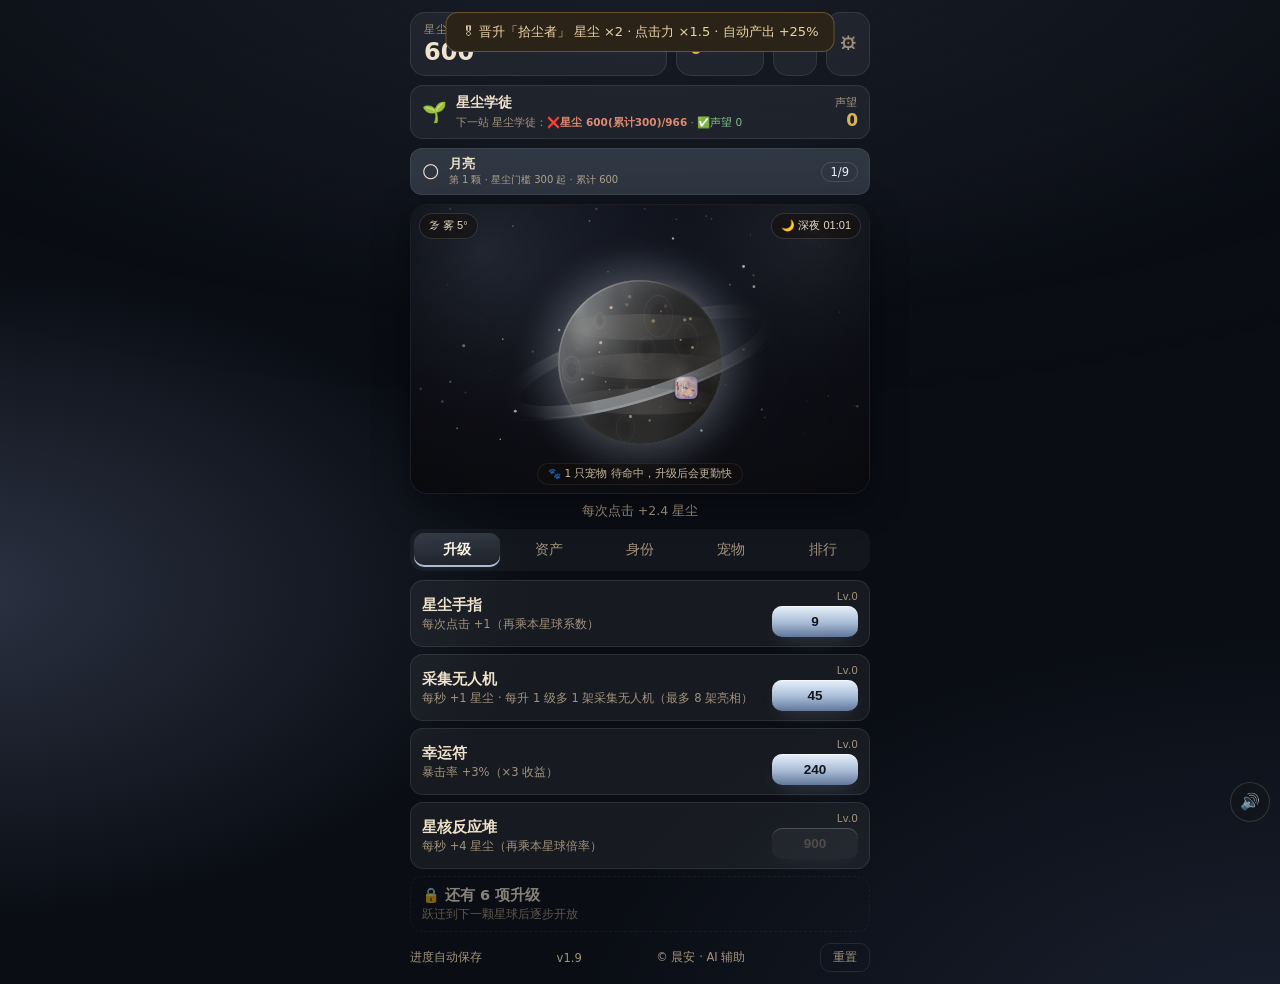
<file: index.html>
<!doctype html>
<html lang="zh-CN">
  <head>
    <meta charset="UTF-8" />
    <meta name="viewport" content="width=device-width, initial-scale=1, viewport-fit=cover" />
    <meta name="theme-color" content="#12100c" />
    <title>点点星球 · 晨安之作</title>
    <!-- 样式用静态标签加载：浏览器解析到就当普通资源缓存，
     即使下面的脚本出问题，页面也不会变成裸 HTML。
     发新版时把 v= 后面的日期改大一位即可让所有设备重新下载。 -->
    <link rel="stylesheet" href="style.css?v=2.2" />
  </head>
  <body data-world="0" data-phase="night">
    <div id="ambient" aria-hidden="true"></div>

    <main class="game">
      <header class="top">
        <div class="stat">
          <span class="label">星尘</span>
          <strong id="dust">0</strong>
        </div>
        <div class="stat stat-s">
          <span class="label">每秒</span>
          <strong id="cps">0</strong>
        </div>
        <button id="help" class="icon-btn" type="button" aria-label="玩法说明">?</button>
        <button id="setBtn" class="icon-btn" type="button" aria-label="设置">⚙</button>
      </header>

      <div class="rank-bar">
        <span class="rank-emoji" id="rankIcon">🌫️</span>
        <div class="rank-info">
          <span id="rankName">拾尘者</span>
          <span class="rank-next" id="rankNext">加载中…</span>
        </div>
        <div class="rep">
          <span class="label">声望</span>
          <strong id="rep">0</strong>
        </div>
      </div>

      <div class="world-bar">
        <span class="world-emoji" id="worldEmoji">🪐</span>
        <div class="world-info">
          <span id="worldName">月亮</span>
          <span class="world-sub" id="worldSub">第 1 颗星球</span>
        </div>
        <div class="world-ring">
          <span id="worldPct">0/7</span>
        </div>
      </div>

      <section id="stage" class="stage">
        <canvas id="scene"></canvas>

        <div class="stage-hud left">
          <button id="wxChip" class="chip" type="button" title="天气与时间">☁️ 天气</button>
        </div>
        <div class="stage-hud right">
          <button id="timeChip" class="chip" type="button" title="当前时间">--:--</button>
        </div>

        <div id="floatLayer" class="float-layer"></div>

        <div id="petSay" class="pet-say hidden" aria-live="polite">
          <span class="pet-say-av" id="petSayAv"></span>
          <span class="pet-say-main">
            <span class="pet-say-name" id="petSayName"></span>
            <span class="pet-say-text" id="petSayText"></span>
          </span>
        </div>

        <div id="combo" class="combo hidden" aria-live="polite">
          <div class="combo-main">
            <b id="comboNum">0</b>
            <span class="combo-word">连锁</span>
            <em id="comboBonus">+0%</em>
          </div>
          <i class="combo-bar"><s id="comboFill"></s></i>
        </div>

        <div class="stage-foot">
          <span id="stageNote">🐾 宠物待命中</span>
        </div>
      </section>

      <section class="reso" id="reso">
        <div class="reso-head">
          <span class="reso-title">星核共振</span>
          <span class="reso-lv" id="resoLayers">共振 0/8 层</span>
        </div>
        <div class="reso-track" id="resoBar">
          <div class="reso-zone" id="resoZone"></div>
          <div class="reso-needle" id="resoNeedle"></div>
        </div>
        <div class="reso-foot">
          <button id="resoBtn" class="reso-btn" type="button" aria-label="按住蓄力，进绿区松手">
            <span class="reso-ico" aria-hidden="true">◉</span>
          </button>
          <span class="reso-hint" id="resoHint"></span>
        </div>
        <div class="reso-keys">键盘：任意键连点星球 · 按住 Q 蓄力共振（蓝牙/外接键盘都行）</div>
      </section>

      <p class="hint" id="hint">点点星球，收获星尘</p>

      <nav class="tabs">
        <button class="tab active" data-tab="up" type="button">升级</button>
        <button class="tab" data-tab="asset" type="button">资产</button>
        <button class="tab" data-tab="rank" type="button">身份</button>
        <button class="tab" data-tab="stock" type="button">股市</button>
        <button class="tab" data-tab="pets" type="button">宠物</button>
        <button class="tab" data-tab="play" type="button">玩法</button>
        <button class="tab" data-tab="leader" type="button">排行</button>
      </nav>

      <section class="panel active" id="panel-up">
        <ul id="shop" class="shop-list"></ul>
      </section>

      <section class="panel" id="panel-asset">
        <p class="panel-tip">买车买房攒声望，声望和星尘都够了才能晋升身份。</p>
        <ul id="assets" class="shop-list"></ul>
      </section>

      <section class="panel" id="panel-rank">
        <h2>身份</h2>
        <p class="panel-tip">
          每晋一级：星尘 ×2 · 点击力 ×1.5 · 自动产出 +25%。身份只升不降，门槛会按本星球的曲线递增。
        </p>
        <ul id="ranks" class="rank-list"></ul>

        <div id="travelBox" class="travel-box hidden">
          <button id="travel" class="travel" type="button">🔭 预览下一颗星球</button>
          <p class="panel-tip" id="travelTip"></p>
        </div>

        <h2>星球图鉴</h2>
        <ul id="worlds" class="world-list"></ul>

        <h2>本星球成就 <span id="achCount" class="ach-count"></span></h2>
        <ul id="achs" class="ach-list"></ul>

        <h2>全局成就</h2>
        <ul id="gachs" class="ach-list"></ul>
      </section>

      <section class="panel" id="panel-stock">
        <div class="sys-head stock-head">
          <div><b id="stkCapital">0</b><span id="stkBestTip">当前市值</span></div>
          <div><b id="stkInvest">0</b><span>投入本金</span></div>
          <div><b id="stkCashNow">0</b><span>手上星尘</span></div>
          <div><b id="stkMult">×1.00</b><span>资本加成</span></div>
          <div><b id="stkCash">0</b><span>股息收入</span></div>
        </div>
        <p class="panel-tip" id="stkTip">
          低买高卖赚差价，持仓每 2
          分钟分红一次。持仓市值（资本）会放大你所有产出，后期身份也要求它。<br />身份只看「手上星尘
          + 投进股市的钱」，买了股票立刻算数，卖掉跟着变。
        </p>
        <ul id="stkList" class="stock-list"></ul>
        <h2>市场动态</h2>
        <ul id="stkNews" class="news-list"></ul>
      </section>

      <section class="panel" id="panel-pets">
        <div class="sys-head">
          <div><b id="petPower">0</b><span>宠物战力</span></div>
          <div><b id="petMult">×1.00</b><span>宠物加成</span></div>
          <div><b id="petDone">0</b><span>探索次数</span></div>
        </div>
        <h2>我的宠物 <span id="petCount" class="ach-count"></span></h2>
        <p class="panel-tip">
          宠物从开局就能用，每颗星球都有自己的伙伴。所有星球的伙伴进同一个图鉴：<b>换星球也带着走，已招募的会一起上场</b>（场上最多
          8 只，战力高的优先）。点卡片上的「升 1
          级」直接升一级、战力跟着涨：等级没有上限，但每升一级，下一级都要贵
          ×1.5。摸摸只是攒亲密度。
        </p>
        <ul id="petList" class="pet-list"></ul>
        <h2>宠物探索</h2>
        <p class="panel-tip">
          派宠物出门，按真实时间回来，一次带回一大笔星尘，比原来的星舰远征划算得多。宠物战力越高，能去的地方越远。
        </p>
        <ul id="petExp" class="exp-list"></ul>
        <h2>皮肤商店</h2>
        <p class="panel-tip">
          每颗星球 4
          款皮肤，用星尘购买；买到的皮肤穿在本星球的宠物身上，点宠物卡片上的「换肤」就能换。
        </p>
        <ul id="skinList" class="skin-list"></ul>
      </section>

      <section class="panel" id="panel-play">
        <div class="sys-head">
          <div><b id="miniEnergy">0/100</b><span>今日次数</span></div>
          <div><b id="miniBadge">0</b><span>星章</span></div>
          <div><b id="miniWins">0</b><span>小游戏胜利</span></div>
        </div>
        <h2 id="miniHead">无尽小游戏</h2>
        <p class="panel-tip" id="miniTip">
          三个无尽模式，一局没有终点，越玩越快。得分 = 操作次数 × 本星球倍率 ×
          升级总倍率；每天最多玩 100 次，跨天自动重置。每赢 2 局得 1 枚星章，星章又加全局产出。
        </p>
        <ul id="miniList" class="mini-list"></ul>
        <h2 id="idleTitle">挂机</h2>
        <div class="idle-card" id="idleCard"></div>
        <div id="idleClaim"></div>
      </section>

      <section class="panel" id="panel-leader">
        <h2>星际排行</h2>
        <p class="panel-tip">
          榜上显示的是「累计星尘」=
          你这辈子赚到的总数（花掉的也算），所以它会比你钱包里现在有的多。钱包星尘会显示在状态行里。
        </p>
        <div id="lbSetup" class="lb-setup hidden">
          <p class="panel-tip small">
            第一次用：把 Supabase 的 Project URL 和 anon key 粘进来，只存在这台手机上。
          </p>
          <input
            id="lbUrl"
            class="lb-input lb-full"
            placeholder="https://xxxx.supabase.co"
            autocomplete="off"
            autocapitalize="off"
            spellcheck="false"
          />
          <input
            id="lbKey"
            class="lb-input lb-full"
            placeholder="anon public key"
            autocomplete="off"
            autocapitalize="off"
            spellcheck="false"
          />
          <button id="lbSave" class="ghost wide" type="button">保存并连接</button>
        </div>

        <div id="meBox" class="me-box hidden">
          <span class="me-name">已登录 <b id="meName"></b></span>
          <button id="lbSync" class="ghost tiny" type="button">立即上传</button>
          <button id="lbPull" class="ghost tiny hidden" type="button">重新拉取</button>
          <button id="auOut" class="ghost tiny" type="button">退出</button>
        </div>

        <p class="panel-tip small" id="lbStatus" data-tone="idle">未配置云端</p>
        <ol id="lbList" class="lb-list"></ol>
        <button id="lbRefresh" class="ghost wide" type="button">刷新排行榜</button>

        <div id="adminBox" class="admin-box hidden">
          <h3 id="adminTitle">管理员后台</h3>
          <p class="panel-tip small">
            权限三档：普通 &lt; 管理员 &lt; 作者。管理员只能加（加分、解锁星球，每天 5
            次）；作者不限次数，还能清空数据和管权限。
          </p>
          <p class="panel-tip small" id="adminQuota"></p>
          <div class="admin-tools hidden" id="adAuthorTools">
            <button id="adClearScores" class="ghost tiny danger" type="button">
              一键清空全服数据
            </button>
          </div>
          <div id="adminList"></div>
        </div>
      </section>

      <footer class="bottom">
        <span id="saveTip" class="tip">进度自动保存</span>
        <span class="tip" id="verTip" title="代码版本，用来确认有没有加载到最新的">v1.9</span>
        <span class="tip">© 晨安 · AI 辅助</span>
        <button id="reset" class="reset" type="button">重置</button>
      </footer>
    </main>

    <!-- ===== 登录 / 注册：不登录不能玩 ===== -->
    <div id="loginGate" class="login-gate hidden">
      <div class="login-box">
        <div class="login-logo">点点星球</div>
        <p class="login-sub">登录后开始玩 · 进度每 10 秒自动上传</p>
        <div id="authBox" class="auth-box">
          <input
            id="auName"
            class="lb-input lb-full"
            maxlength="16"
            placeholder="账号名（2–16 字）"
            autocomplete="username"
            autocapitalize="off"
            spellcheck="false"
          />
          <input
            id="auPass"
            class="lb-input lb-full"
            type="password"
            maxlength="64"
            placeholder="密码"
            autocomplete="current-password"
          />
          <div class="auth-acts">
            <button id="auLogin" class="primary" type="button">登录</button>
            <button id="auReg" class="ghost" type="button">注册</button>
          </div>
        </div>
        <p class="login-tip">
          新注册：密码至少 6 位，必须同时包含小写字母和数字。<br />登录老账号会用云端存档覆盖本机进度。
        </p>
        <button id="gateOffline" class="link-btn hidden" type="button">网络有问题？先离线玩</button>
      </div>
    </div>

    <!-- ===== 开场 ===== -->
    <div id="intro" class="intro">
      <div class="intro-glow"></div>
      <div class="intro-orbit"></div>
      <div class="intro-logo" aria-label="点点星球">
        <span style="--i: 0">点</span><span style="--i: 1">点</span><span style="--i: 2">星</span
        ><span style="--i: 3">球</span>
      </div>
      <div class="intro-line"><i></i></div>
      <p class="intro-sub">晨安之作 · CLICK THE COSMOS</p>
      <p class="intro-skip">轻触任意处进入</p>
    </div>

    <!-- 新手说明 -->
    <div id="guide" class="modal hidden">
      <div class="modal-box">
        <h2>欢迎来到点点星球 👋</h2>
        <ol class="guide-list">
          <li>点星球拿星尘，但<b>点击是全游戏最弱的赚钱方式</b>，只够启动。连锁、暴击只是添头。</li>
          <li>
            <b>玩法是随着星球一颗颗解锁的</b>，不是一上来全都塞给你：第 1
            颗有点击/升级/资产/身份和<b>宠物</b>，之后依次开放共振、小游戏、股市、挂机。前几颗星球十几分钟就能通关，越往后身份门槛越高、耗时越长、数字越大。
          </li>
          <li>升级：每一项都只加一点，攒够星尘就去买。身份晋升要同时满足累计星尘和声望。</li>
          <li>
            第 2 颗星球起有<b>星核共振</b>：按住蓄力，松手落在绿区 +1 层，全产出 +7%（最高 8
            层），22 秒不碰会掉层。
          </li>
          <li>
            第 3 颗星球起有<b>小游戏</b>：每天最多玩 100 次，跨天自动重置；赢 2 局 1
            枚星章，星章加全局产出，后期身份也要求星章。
          </li>
          <li>
            第 4 颗星球起有<b>股市</b>：低买高卖赚差价，持仓每 2
            分钟分红；市值越高，全局产出乘得越多，后面几个身份直接要求市值。
          </li>
          <li>
            <b>宠物从开局就跟着你</b
            >：每颗星球都有自己的伙伴，所有星球的伙伴进同一个图鉴，换星球也不会丢。点「升 1
            级」直接升级、涨战力——等级没有上限，价钱每级
            ×1.5。派它们出去探索，按真实时间回来给一大笔星尘。
          </li>
          <li>
            第 6 颗星球起有<b>挂机</b>：关掉页面也按离线效率生产，最多累计 12
            小时；「采集核心」把效率从 55% 拉到 100%。
          </li>
          <li>
            一共十颗星球，前六颗是<b>月亮、地球、土星、太阳、中子星、黑洞</b>。每颗 9 个身份、10
            项升级、7 种资产，正常玩到通关要好几天。
          </li>
          <li>
            <b>账号与存档：</b
            >不登录不能玩。登录老账号时，服务器上的存档会<b>整份覆盖</b>这台手机的进度（离线玩的进度会丢，这是故意的，绝不合并）；注册新账号则把这台手机的进度整份写进新号。登录后每
            10 秒自动上传一次完整存档。
          </li>
          <li>
            <b>各星球数据互相独立：</b
            >身份、升级、资产、星尘、共振层数都按星球分开存，不会串到别的星球；没解锁的星球不参与统计，也不进排行榜。
          </li>
          <li>
            <b>小游戏</b>是无尽模式，分数 = 操作次数 × 本星球倍率 ×
            总倍率，越熟练分越高；<b>股市</b>按倍率结算，暴涨暴跌都是小概率，别指望连点刷钱。
          </li>
        </ol>
        <p class="guide-copy">
          点点星球 · 晨安之作 © 2026 · 美术、音效与代码由作者与 AI 辅助共同制作
        </p>
        <button id="guideOk" class="primary" type="button">开始游戏</button>
      </div>
    </div>

    <!-- 星球预览 -->
    <div id="previewModal" class="modal hidden">
      <div class="modal-box preview-box">
        <canvas id="previewScene" class="preview-scene"></canvas>
        <h2 id="pvName">星球</h2>
        <p class="clear-sub" id="pvDesc"></p>
        <div class="pv-facts" id="pvFacts"></div>
        <ul class="pv-ranks" id="pvRanks"></ul>
        <div class="pv-actions">
          <button id="pvCancel" class="ghost" type="button">关闭</button>
          <button id="pvGo" class="primary" type="button">🚀 跃迁</button>
        </div>
      </div>
    </div>

    <!-- 天气 / 时间 -->
    <div id="wxModal" class="modal hidden">
      <div class="modal-box">
        <h2>天气与时间</h2>
        <p class="panel-tip" id="wxStatus">正在获取…</p>
        <div class="wx-now" id="wxNow"></div>
        <label class="field">
          <span>天气城市</span>
          <select id="citySelect"></select>
        </label>
        <div class="wx-actions">
          <button id="wxAuto" class="ghost" type="button">📍 自动定位</button>
          <button id="wxRefresh" class="ghost" type="button">🔄 刷新</button>
        </div>
        <p class="panel-tip small">
          天气来自 Open-Meteo
          免费接口（按手机定位或你选的城市），时间取自手机系统。没网时自动切换成模拟天气，画面仍会随小时和天气变化。
        </p>
        <button id="wxOk" class="primary" type="button">完成</button>
      </div>
    </div>

    <!-- 全剧终 -->
    <div id="clear" class="modal hidden">
      <div class="modal-box clear-box">
        <div class="clear-emoji" id="clearEmoji">🏆</div>
        <h2 id="clearTitle">恭喜通关！</h2>
        <p class="clear-sub" id="clearSub"></p>
        <div class="clear-stats" id="clearStats"></div>
        <button id="clearOk" class="primary" type="button">继续玩</button>
      </div>
    </div>

    <!-- 小游戏 -->
    <div id="miniModal" class="modal hidden">
      <div class="modal-box mini-box">
        <h2 id="miniTitle">小游戏</h2>
        <p class="panel-tip" id="miniDesc"></p>
        <div id="miniBody" class="mini-body"></div>
        <div class="mini-foot">
          <button id="miniClose" class="ghost" type="button">关闭</button>
        </div>
      </div>
    </div>

    <div id="confetti" class="confetti"></div>
    <div id="flash" class="flash"></div>
    <div id="toast" class="toast"></div>

    <!-- ===== 设置 ===== -->
    <div id="settings" class="modal hidden">
      <div class="modal-box set-box">
        <h2>设置</h2>
        <div class="set-list">
          <button class="set-row" id="setAdmin" type="button">
            <span>🛠️ Admin 后台管理</span><em id="setAdminTip">需管理员账号</em>
          </button>
          <button class="set-row" id="setGuide" type="button">
            <span>📖 玩法说明</span><em>全部规则</em>
          </button>
          <button class="set-row" id="setAccount" type="button">
            <span>👤 登录账号管理</span><em id="setAccName">未登录</em>
          </button>
          <button class="set-row" id="setSfx" type="button">
            <span>🔊 音效</span><em id="setSfxVal">开</em>
          </button>
          <button class="set-row" id="setFx" type="button">
            <span>✨ 粒子特效</span><em id="setFxVal">开</em>
          </button>
          <button class="set-row" id="setMotion" type="button">
            <span>🐢 省电模式</span><em id="setMotionVal">关</em>
          </button>
        </div>
        <p class="set-copy">
          点点星球 · 晨安之作 © 2026<br />美术、音效与代码由作者与 AI 辅助共同制作
        </p>
        <button id="setClose" class="primary" type="button">关闭</button>
      </div>
    </div>

    <script>
      /* 兜底：不依赖游戏脚本，任何浏览器都能关掉开场；点任意处/按任意键也能跳过 */
      (function () {
        function closeIntro() {
          var el = document.getElementById('intro');
          if (!el || el.style.display === 'none') return;
          el.style.display = 'none';
          try {
            document.dispatchEvent(new Event('introDone'));
          } catch (e) {}
        }
        window.__closeIntro = closeIntro;
        var seen = false;
        try {
          seen = localStorage.getItem('aiweb.clicker.intro.v1') === '1';
        } catch (e) {}
        setTimeout(closeIntro, seen ? 2200 : 5200);
        var types = ['pointerdown', 'touchstart', 'mousedown', 'click', 'keydown'];
        function onAny() {
          var el = document.getElementById('intro');
          if (el && el.style.display !== 'none') closeIntro();
        }
        for (var k = 0; k < types.length; k++) {
          document.addEventListener(types[k], onAny, true);
        }
      })();
    </script>
    <!-- 脚本用静态标签 + defer：浏览器并行下载、按顺序执行，
     一个请求慢了也不会像串行链那样把后面全卡死。
     版本号 v= 与上面的 style.css 保持一致，发新版时一起改。 -->
    <script defer src="scene.js?v=2.2"></script>
    <script defer src="pets.js?v=2.2"></script>
    <script defer src="game.js?v=2.2"></script>
    <script defer src="systems.js?v=2.2"></script>
    <script defer src="fx.js?v=2.2"></script>
    <script defer src="cloud.js?v=2.2"></script>
  </body>
</html>
</file>
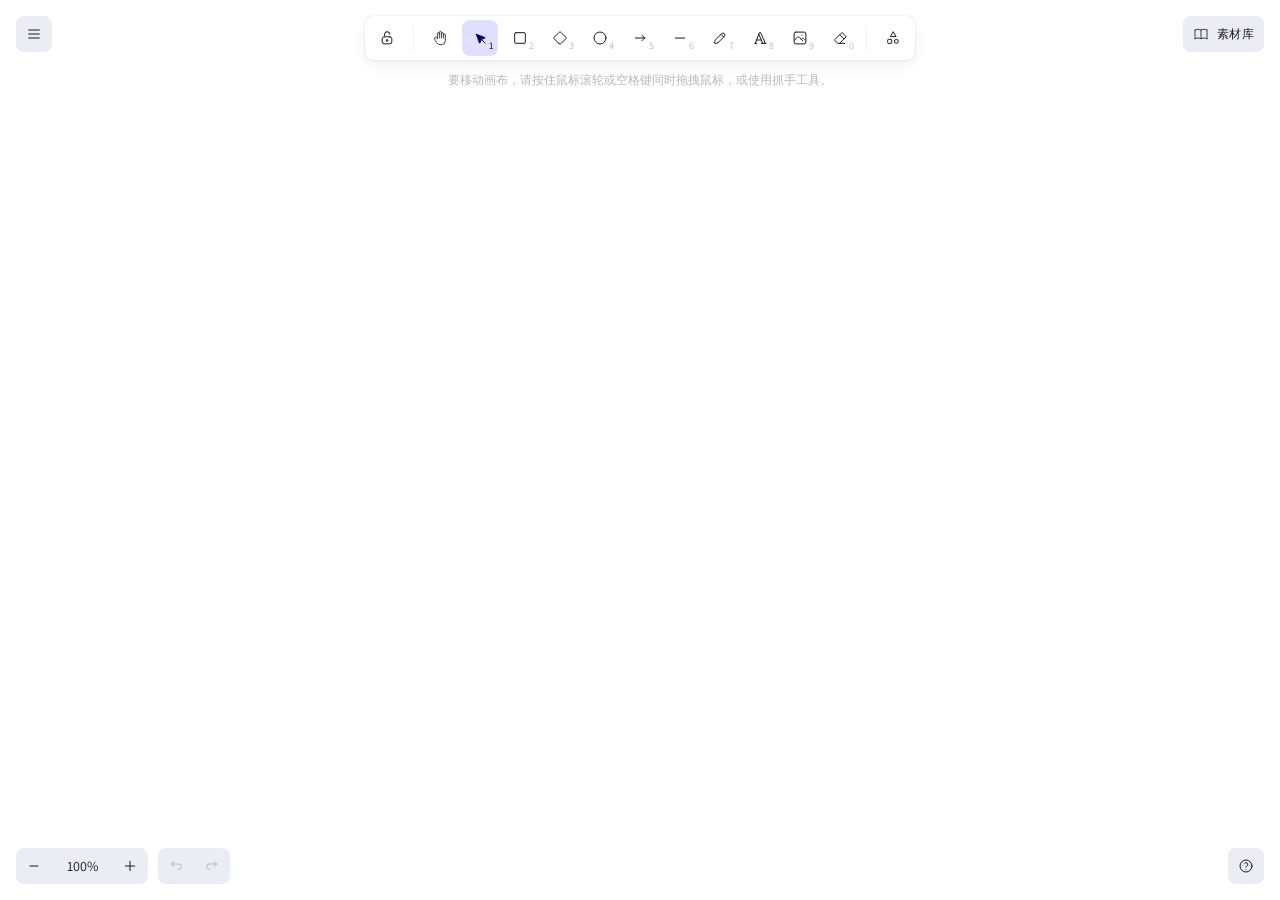
<file: excalidraw/index.html>
<!DOCTYPE html>
<html lang="zh-CN">
  <head>
    <meta charset="UTF-8" />
    <meta name="viewport" content="width=device-width, initial-scale=1.0, maximum-scale=1.0, user-scalable=no, viewport-fit=cover" />
    <meta name="theme-color" content="#121212" />
    <title>Excalidraw 白板</title>
    <style>
      html, body, #root { margin: 0; padding: 0; width: 100%; height: 100%; overflow: hidden; }
    </style>
    <script type="module" crossorigin src="/excalidraw/assets/index-CnNnEHiP.js"></script>
    <link rel="stylesheet" crossorigin href="/excalidraw/assets/index-BzrY2rij.css">
  </head>
  <body>
    <div id="root"></div>
  </body>
</html>
</file>
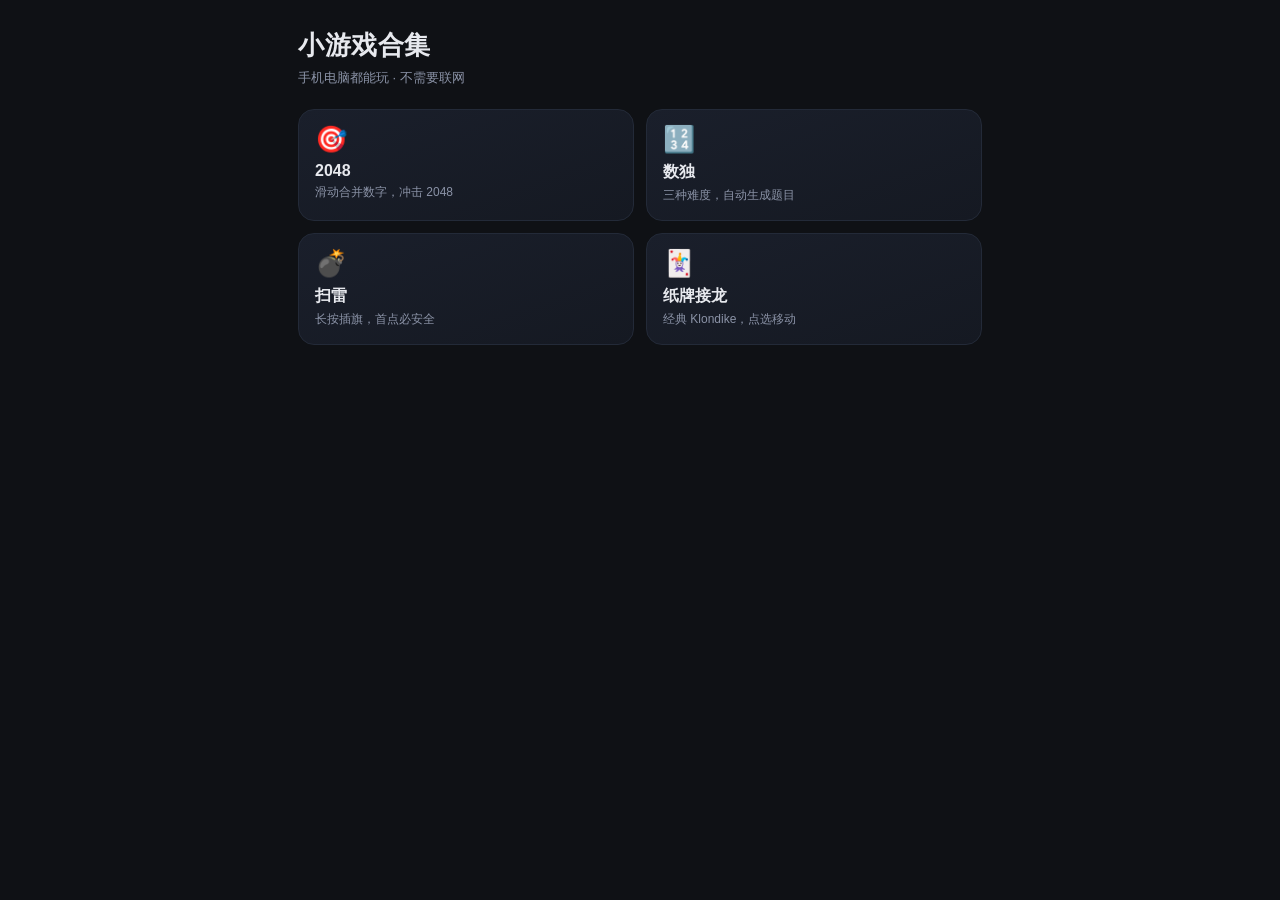
<file: games/index.html>
<!DOCTYPE html>
<html lang="zh-CN">
<head>
<meta charset="UTF-8">
<meta name="viewport" content="width=device-width,initial-scale=1,maximum-scale=1,user-scalable=no,viewport-fit=cover">
<meta name="theme-color" content="#0f1115">
<title>小游戏合集</title>
<link rel="stylesheet" href="./style.css">
</head>
<body>
<div class="wrap">
  <h1>小游戏合集</h1>
  <p class="sub">手机电脑都能玩 · 不需要联网</p>
  <div class="grid">
    <a class="card" href="./2048/">
      <span class="ico">🎯</span><span class="t">2048</span>
      <span class="d">滑动合并数字，冲击 2048</span>
    </a>
    <a class="card" href="./sudoku/">
      <span class="ico">🔢</span><span class="t">数独</span>
      <span class="d">三种难度，自动生成题目</span>
    </a>
    <a class="card" href="./minesweeper/">
      <span class="ico">💣</span><span class="t">扫雷</span>
      <span class="d">长按插旗，首点必安全</span>
    </a>
    <a class="card" href="./solitaire/">
      <span class="ico">🃏</span><span class="t">纸牌接龙</span>
      <span class="d">经典 Klondike，点选移动</span>
    </a>
  </div>
</div>
</body>
</html>
</file>
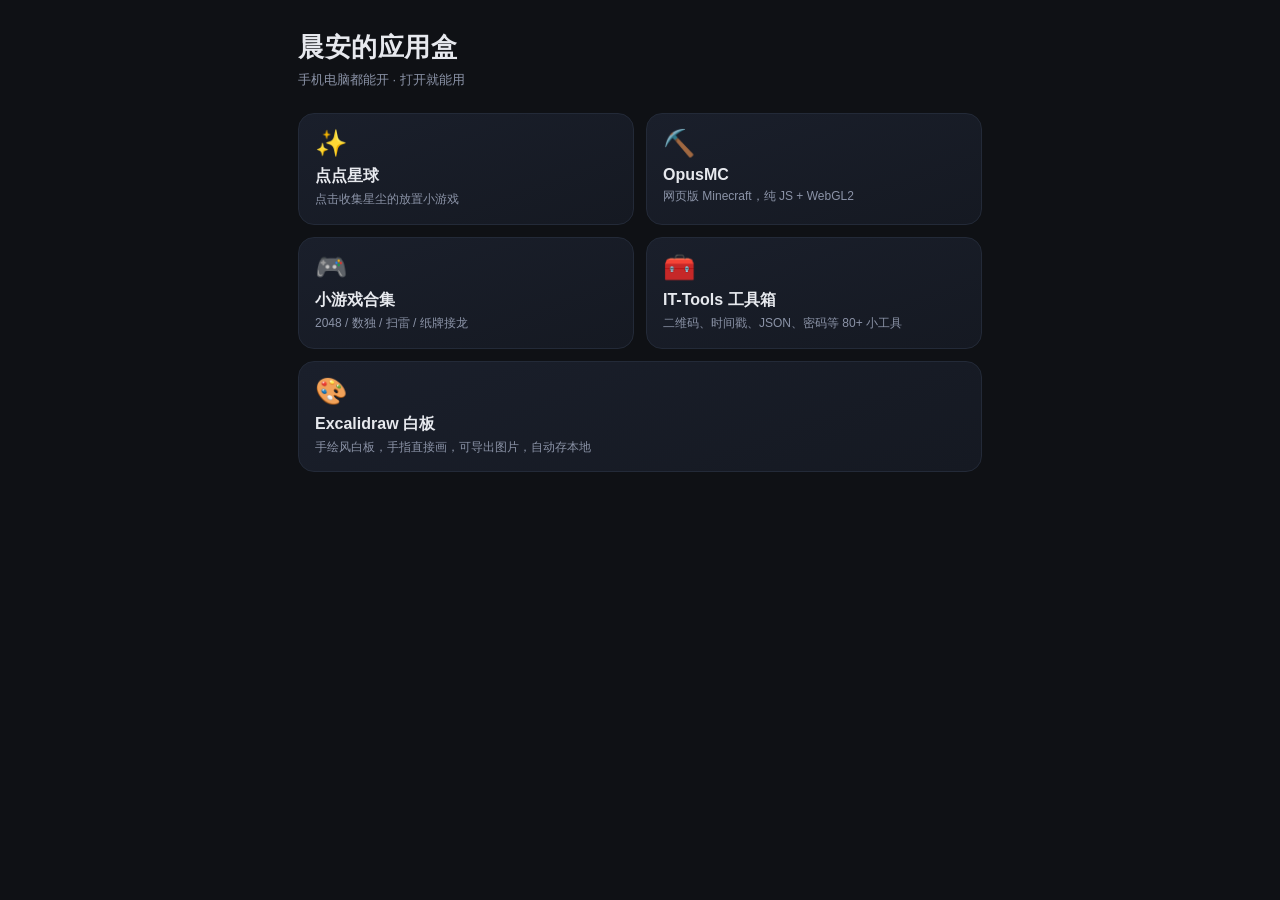
<file: hub/index.html>
<!DOCTYPE html>
<html lang="zh-CN">
<head>
<meta charset="UTF-8">
<meta name="viewport" content="width=device-width,initial-scale=1,maximum-scale=1,user-scalable=no,viewport-fit=cover">
<meta name="theme-color" content="#0f1115">
<title>晨安的应用盒</title>
<style>
*{box-sizing:border-box;-webkit-tap-highlight-color:transparent}
html,body{margin:0;min-height:100%;background:#0f1115;color:#e7e9ee;font-family:-apple-system,BlinkMacSystemFont,"Segoe UI","PingFang SC","Noto Sans SC",sans-serif;-webkit-font-smoothing:antialiased;overscroll-behavior:none}
.wrap{max-width:720px;margin:0 auto;padding:30px 18px 44px}
h1{font-size:26px;margin:0 0 6px;letter-spacing:.5px}
.sub{color:#8b93a7;font-size:13px;margin:0 0 24px}
.grid{display:grid;grid-template-columns:repeat(2,1fr);gap:12px}
@media (max-width:380px){.grid{grid-template-columns:1fr}}
.card{display:flex;flex-direction:column;gap:4px;padding:16px;border-radius:16px;text-decoration:none;color:inherit;background:linear-gradient(160deg,#1a1f2b,#151922);border:1px solid #232a38;transition:transform .12s ease,border-color .12s ease}
.card:active{transform:scale(.97);border-color:#3b4a66}
.card .ico{font-size:26px;line-height:1;margin-bottom:6px}
.card .t{font-size:16px;font-weight:600}
.card .d{font-size:12px;color:#8b93a7;line-height:1.4}
.card.wide{grid-column:1/-1}
</style>
</head>
<body>
<div class="wrap">
  <h1>晨安的应用盒</h1>
  <p class="sub">手机电脑都能开 · 打开就能用</p>
  <div class="grid">
    <a class="card" href="/">
      <span class="ico">✨</span><span class="t">点点星球</span>
      <span class="d">点击收集星尘的放置小游戏</span>
    </a>
    <a class="card" href="/opusmc/">
      <span class="ico">⛏️</span><span class="t">OpusMC</span>
      <span class="d">网页版 Minecraft，纯 JS + WebGL2</span>
    </a>
    <a class="card" href="/games/">
      <span class="ico">🎮</span><span class="t">小游戏合集</span>
      <span class="d">2048 / 数独 / 扫雷 / 纸牌接龙</span>
    </a>
    <a class="card" href="/it-tools/">
      <span class="ico">🧰</span><span class="t">IT-Tools 工具箱</span>
      <span class="d">二维码、时间戳、JSON、密码等 80+ 小工具</span>
    </a>
    <a class="card wide" href="/excalidraw/">
      <span class="ico">🎨</span><span class="t">Excalidraw 白板</span>
      <span class="d">手绘风白板，手指直接画，可导出图片，自动存本地</span>
    </a>
  </div>
</div>
</body>
</html>
</file>
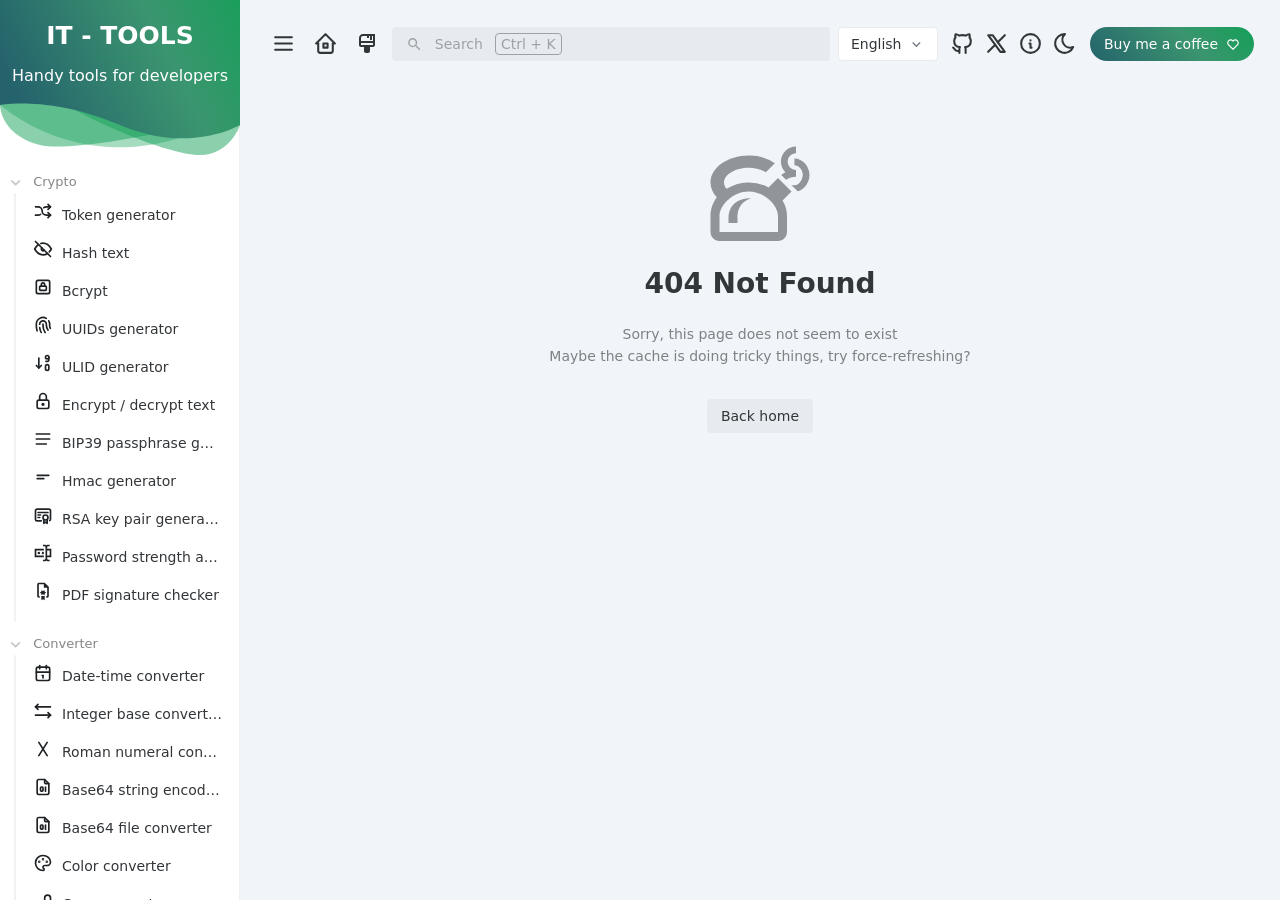
<file: it-tools/index.html>
<!DOCTYPE html>
<html lang="en">
  <head>
    <meta charset="UTF-8" />
    <link rel="icon" href="favicon.ico" />
    <meta name="viewport" content="width=device-width, initial-scale=1.0" />
    <title>IT Tools - Handy online tools for developers</title>
    <meta itemprop="name" content="IT Tools - Handy online tools for developers" />
    <meta
      name="description"
      content="Collection of handy online tools for developers, with great UX. IT Tools is a free and open-source collection of handy online tools for developers & people working in IT."
    />
    <meta
      itemprop="description"
      content="Collection of handy online tools for developers, with great UX. IT Tools is a free and open-source collection of handy online tools for developers & people working in IT."
    />
    <link rel="author" href="humans.txt" />
    <link rel="canonical" href="https://it-tools.tech" />

    <link rel="apple-touch-icon" sizes="180x180" href="apple-touch-icon.png" />
    <link rel="icon" type="image/png" sizes="32x32" href="favicon-32x32.png" />
    <link rel="icon" type="image/png" sizes="16x16" href="favicon-16x16.png" />
    <link rel="mask-icon" href="safari-pinned-tab.svg" color="#18a058" />
    <meta name="msapplication-TileColor" content="#da532c" />
    <meta name="theme-color" content="#ffffff" />

    <meta property="og:url" content="https://it-tools.tech/" />
    <meta property="og:type" content="website" />
    <meta property="og:title" content="IT Tools - Handy online tools for developers" />
    <meta
      property="og:description"
      content="Collection of handy online tools for developers, with great UX. IT Tools is a free and open-source collection of handy online tools for developers & people working in IT."
    />
    <meta property="og:image" content="https://it-tools.tech/banner.png?v=2" />

    <meta name="twitter:card" content="summary_large_image" />
    <meta name="twitter:site" content="@ittoolsdottech" />
    <meta name="twitter:creator" content="@cthmsst" />

    <meta name="twitter:title" content="IT Tools - Handy online tools for developers" />
    <meta
      name="twitter:description"
      content="Collection of handy online tools for developers, with great UX. IT Tools is a free and open-source collection of handy online tools for developers & people working in IT."
    />
    <meta name="twitter:image" content="https://it-tools.tech/banner.png?v=2" />
    <meta name="twitter:image:alt" content="IT Tools - Handy online tools for developers" />
    <script type="module" crossorigin src="/it-tools/assets/index-1530380c.js"></script>
    <link rel="stylesheet" href="/it-tools/assets/index-5da4700d.css">
  <link rel="manifest" href="/it-tools/manifest.webmanifest"></head>
  <body>
    <div id="app"></div>
    
  </body>
</html>
</file>
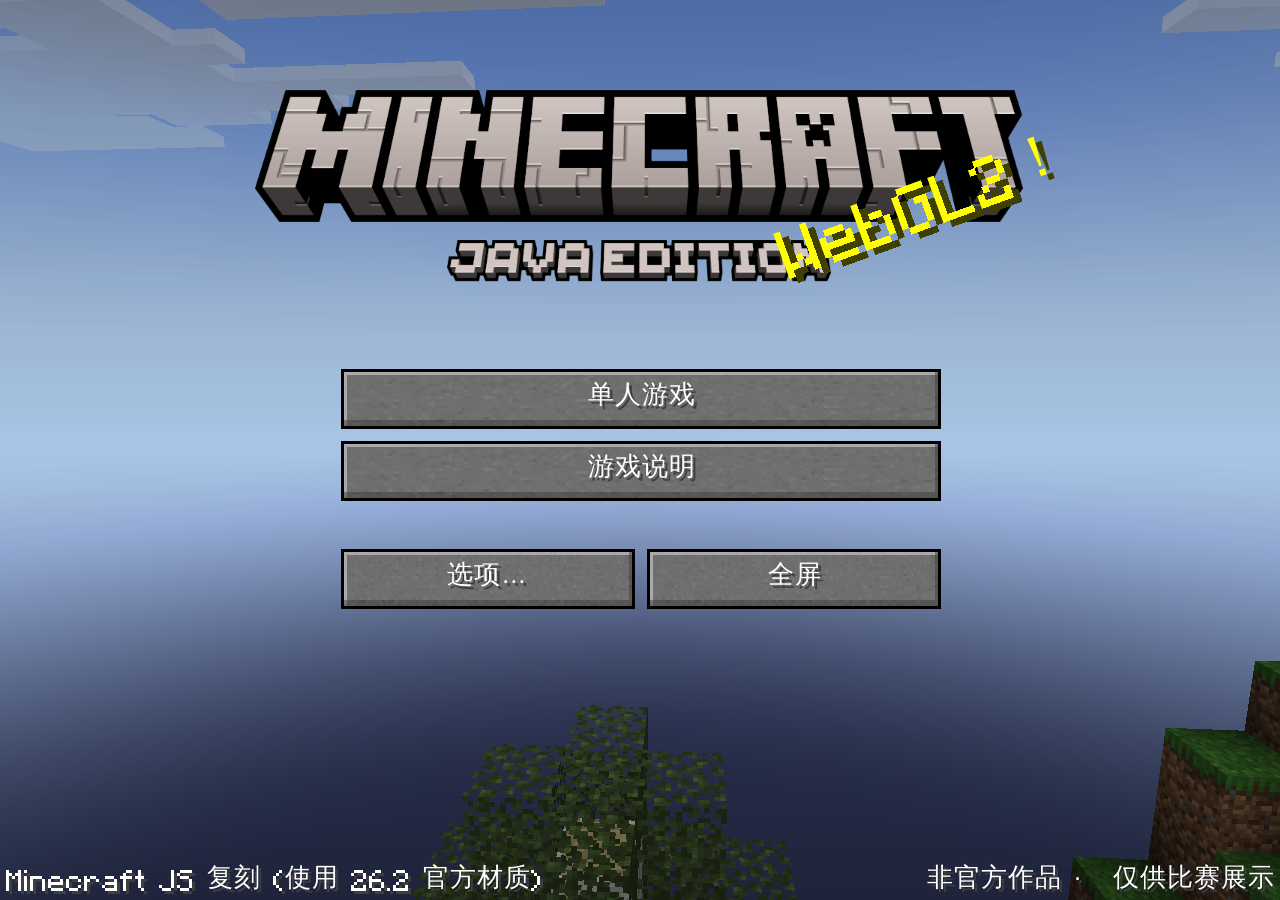
<file: opusmc/index.html>
<!DOCTYPE html>
<html lang="zh-CN">
<head>
<meta charset="utf-8">
<meta name="viewport" content="width=device-width, initial-scale=1">
<title>Minecraft JS 复刻版</title>
<style>
  html, body { margin: 0; padding: 0; width: 100%; height: 100%; overflow: hidden; background: #000; }
  canvas { position: absolute; left: 0; top: 0; width: 100%; height: 100%; display: block; image-rendering: pixelated; }
  #ui { pointer-events: none; }
  #textinput { position: absolute; display: none; background: transparent; border: none; outline: none; color: #fff;
    font-family: "Microsoft YaHei", "PingFang SC", sans-serif; padding: 0 2px; text-shadow: 2px 2px 0 #3f3f3f; z-index: 5; }
  #err { position: absolute; left: 10%; top: 30%; width: 80%; color: #fff; font: 18px sans-serif; white-space: pre-wrap; display: none; text-align: center; }
  #boot { position: absolute; inset: 0; display: flex; align-items: center; justify-content: center; color: #fff; font: 16px "Microsoft YaHei", sans-serif; background: #ef323d; }
</style>
</head>
<body>
<canvas id="gl"></canvas>
<canvas id="ui"></canvas>
<input id="textinput" type="text" autocomplete="off" spellcheck="false">
<div id="boot">Minecraft JS 复刻版 · 正在加载…</div>
<div id="err"></div>
<script src="js/assets.js"></script>
<script src="js/util.js"></script>
<script src="js/blocks.js"></script>
<script src="js/world.js"></script>
<script src="js/mesher.js"></script>
<script src="js/render.js"></script>
<script src="js/audio.js"></script>
<script src="js/entity.js"></script>
<script src="js/ui.js"></script>
<script src="js/save.js"></script>
<script src="js/game.js"></script>
<script src="js/screens.js"></script>
<script src="js/main.js"></script>
<script>
  // hide boot splash once the title screen is up
  (function wait() { if (window.game && window.game.state !== 'boot') document.getElementById('boot').style.display = 'none'; else setTimeout(wait, 100); })();
</script>
</body>
</html>
</file>
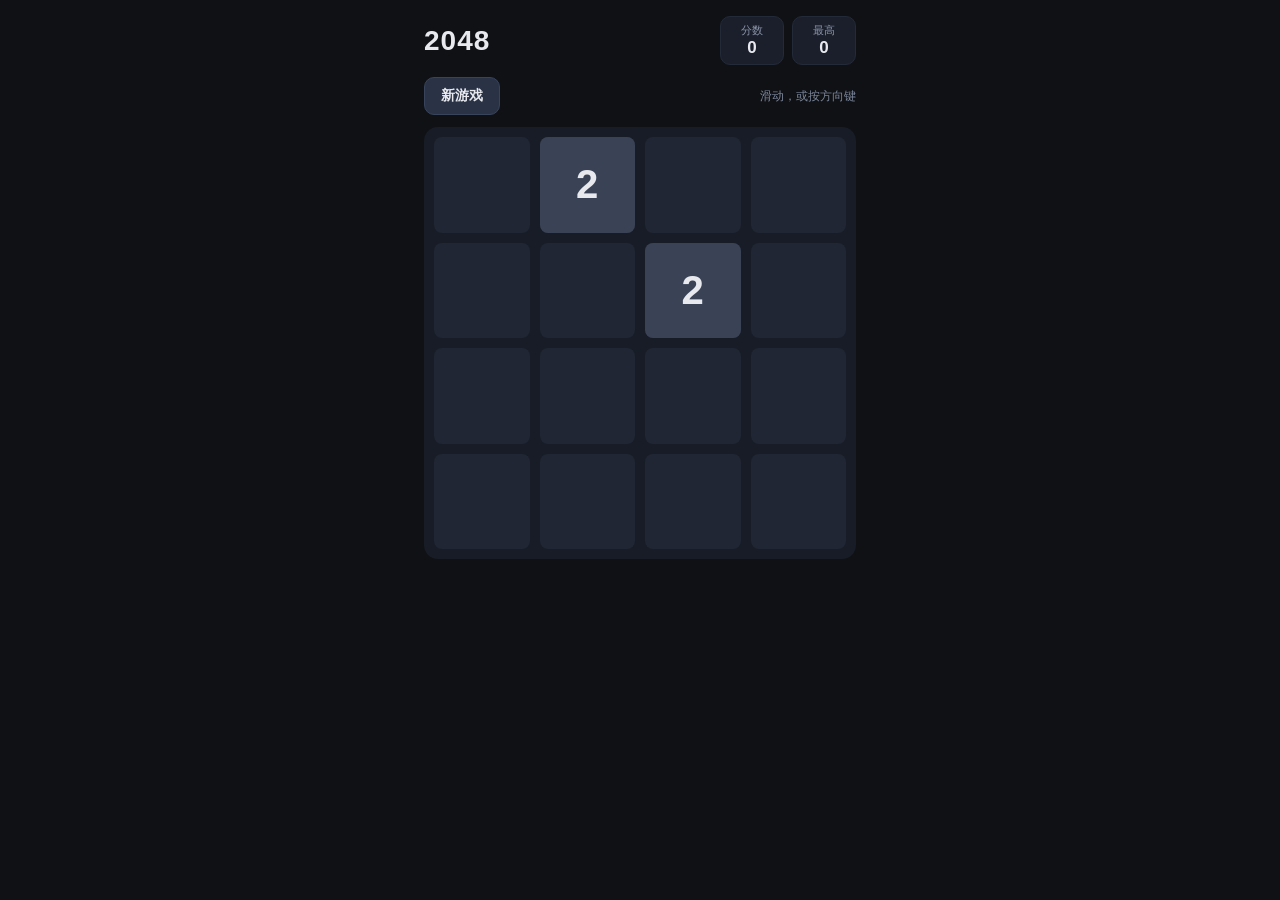
<file: games/2048/index.html>
<!DOCTYPE html>
<html lang="zh-CN">
<head>
<meta charset="UTF-8">
<meta name="viewport" content="width=device-width,initial-scale=1,maximum-scale=1,user-scalable=no,viewport-fit=cover">
<meta name="theme-color" content="#0f1115">
<title>2048</title>
<style>
*{box-sizing:border-box;-webkit-tap-highlight-color:transparent}
html,body{margin:0;height:100%;background:#0f1115;color:#e7e9ee;font-family:-apple-system,"PingFang SC","Noto Sans SC",sans-serif;overscroll-behavior:none}
.wrap{max-width:460px;margin:0 auto;padding:16px 14px calc(16px + env(safe-area-inset-bottom))}
header{display:flex;align-items:center;justify-content:space-between;gap:10px;margin-bottom:12px}
.title{font-size:28px;font-weight:800;letter-spacing:1px}
.scores{display:flex;gap:8px}
.box{background:#1a1f2b;border:1px solid #232a38;border-radius:10px;padding:6px 12px;text-align:center;min-width:64px}
.box span{display:block;font-size:11px;color:#8b93a7}
.box b{font-size:17px}
.bar{display:flex;align-items:center;justify-content:space-between;margin-bottom:12px}
button{background:#2a3346;color:#e7e9ee;border:1px solid #38445c;border-radius:10px;padding:9px 16px;font-size:14px;font-weight:600;cursor:pointer}
button:active{transform:scale(.97)}
.hint{font-size:12px;color:#7c869b}
.board{position:relative;width:100%;aspect-ratio:1;background:#171c26;border-radius:14px;touch-action:none;user-select:none;overflow:hidden}
.cellbg{position:absolute;background:#202633;border-radius:8px}
.tile{position:absolute;display:flex;align-items:center;justify-content:center;border-radius:8px;font-weight:800;transition:left .09s ease,top .09s ease,background .09s ease,color .09s ease;will-change:left,top;z-index:2}
.tile.pop{animation:pop .16s ease}
@keyframes pop{0%{transform:scale(.4)}70%{transform:scale(1.06)}100%{transform:scale(1)}}
.overlay{position:absolute;inset:0;background:rgba(15,17,21,.86);display:flex;flex-direction:column;align-items:center;justify-content:center;gap:14px;border-radius:14px;z-index:5}
.overlay.hidden{display:none}
.overlay .msg{font-size:24px;font-weight:800}
</style>
</head>
<body>
<div class="wrap">
  <header>
    <div class="title">2048</div>
    <div class="scores">
      <div class="box"><span>分数</span><b id="score">0</b></div>
      <div class="box"><span>最高</span><b id="best">0</b></div>
    </div>
  </header>
  <div class="bar">
    <button id="newBtn">新游戏</button>
    <span class="hint" id="hint">滑动，或按方向键</span>
  </div>
  <div class="board" id="board">
    <div class="overlay hidden" id="overlay"><div class="msg" id="overMsg"></div><button id="againBtn">再来一局</button></div>
  </div>
</div>
<script>
(function(){
  var SIZE=4, board=document.getElementById('board'), scoreEl=document.getElementById('score'), bestEl=document.getElementById('best');
  var overlay=document.getElementById('overlay'), overMsg=document.getElementById('overMsg');
  var grid, score=0, best=+(localStorage.getItem('g2048_best')||0), over=false, nextId=1, tileEls={}, mergedOnce=new Set();

  bestEl.textContent=best;

  function layout(){
    var W=board.clientWidth, pad=10, gap=10;
    var cell=(W-pad*2-gap*(SIZE-1))/SIZE;
    return {W:W,pad:pad,gap:gap,cell:cell};
  }
  function px(c){var L=layout();return {left:L.pad+c*(L.cell+L.gap), top:L.pad+c*(L.cell+L.gap)};}

  function colors(v){
    var map={2:['#3a4356','#e7e9ee'],4:['#465270','#e7e9ee'],8:['#e8b339','#2a1c00'],16:['#e8973a','#2a1500'],
      32:['#e56b3a','#fff'],64:['#e0452e','#fff'],128:['#d9a12b','#fff'],256:['#d18a1f','#fff'],
      512:['#c47a16','#fff'],1024:['#b26612','#fff'],2048:['#9b4f0c','#fff']};
    return map[v]||['#7a3f00','#fff'];
  }

  function drawBg(){
    var L=layout();
    var olds=board.querySelectorAll('.cellbg'); for(var i=0;i<olds.length;i++) olds[i].remove();
    for(var r=0;r<SIZE;r++)for(var c=0;c<SIZE;c++){
      var d=document.createElement('div'); d.className='cellbg';
      d.style.left=(L.pad+c*(L.cell+L.gap))+'px'; d.style.top=(L.pad+r*(L.cell+L.gap))+'px';
      d.style.width=L.cell+'px'; d.style.height=L.cell+'px';
      board.insertBefore(d,overlay);
    }
  }

  function placeTile(t,anim){
    var L=layout(), el=tileEls[t.id];
    if(!el){ el=document.createElement('div'); el.className='tile'; board.insertBefore(el,overlay); tileEls[t.id]=el; }
    el.style.left=(L.pad+t.c*(L.cell+L.gap))+'px';
    el.style.top=(L.pad+t.r*(L.cell+L.gap))+'px';
    el.style.width=L.cell+'px'; el.style.height=L.cell+'px';
    var fs=L.cell*0.42; if(t.value>=1000) fs=L.cell*0.32; else if(t.value>=100) fs=L.cell*0.37;
    el.style.fontSize=fs+'px';
    var col=colors(t.value); el.style.background=col[0]; el.style.color=col[1];
    if(el.textContent!=String(t.value)) el.textContent=t.value;
    if(anim){ el.classList.remove('pop'); void el.offsetWidth; el.classList.add('pop'); }
  }

  function render(){
    drawBg();
    var alive={};
    for(var r=0;r<SIZE;r++)for(var c=0;c<SIZE;c++){
      var t=grid[r][c]; if(t){ alive[t.id]=1; placeTile(t); }
    }
    for(var id in tileEls){ if(!alive[id]){ tileEls[id].remove(); delete tileEls[id]; } }
    scoreEl.textContent=score;
    if(score>best){ best=score; bestEl.textContent=best; localStorage.setItem('g2048_best',best); }
  }

  function addRandom(){
    var empty=[]; for(var r=0;r<SIZE;r++)for(var c=0;c<SIZE;c++) if(!grid[r][c]) empty.push([r,c]);
    if(!empty.length) return false;
    var p=empty[Math.floor(Math.random()*empty.length)];
    var t={id:nextId++, value:Math.random()<0.9?2:4, r:p[0], c:p[1]};
    grid[p[0]][p[1]]=t;
    return t;
  }

  function hasMoves(){
    for(var r=0;r<SIZE;r++)for(var c=0;c<SIZE;c++){
      var t=grid[r][c]; if(!t) return true;
      if(c+1<SIZE && grid[r][c+1] && grid[r][c+1].value===t.value) return true;
      if(r+1<SIZE && grid[r+1][c] && grid[r+1][c].value===t.value) return true;
    }
    return false;
  }

  function move(dir){
    if(over) return;
    var vec={up:[-1,0],right:[0,1],down:[1,0],left:[0,-1]}[dir];
    var rows=dir==='down'?[3,2,1,0]:[0,1,2,3];
    var cols=dir==='right'?[3,2,1,0]:[0,1,2,3];
    var moved=false;
    mergedOnce=new Set();

    for(var ri=0;ri<SIZE;ri++)for(var ci=0;ci<SIZE;ci++){
      var r=rows[ri], c=cols[ci], t=grid[r][c];
      if(!t) continue;
      var nr=r, nc=c, merged=false;
      while(true){
        var tr=nr+vec[0], tc=nc+vec[1];
        if(tr<0||tr>=SIZE||tc<0||tc>=SIZE) break;
        var o=grid[tr][tc];
        if(!o){ nr=tr; nc=tc; continue; }
        if(o.value===t.value && !mergedOnce.has(o.id)){
          mergedOnce.add(o.id);
          grid[r][c]=null;
          o.value*=2; score+=o.value;
          var el=tileEls[t.id];
          if(el){
            var L=layout();
            el.style.left=(L.pad+tc*(L.cell+L.gap))+'px';
            el.style.top=(L.pad+tr*(L.cell+L.gap))+'px';
            (function(e){setTimeout(function(){ if(e&&e.parentNode) e.remove(); },110);})(el);
            delete tileEls[t.id];
          }
          moved=true; merged=true;
          break;
        }
        break;
      }
      if(merged) continue;
      if(nr===r&&nc===c) continue;
      grid[r][c]=null; grid[nr][nc]=t; t.r=nr; t.c=nc; moved=true;
    }

    if(!moved) return;
    var nt=addRandom();
    render();
    if(nt && tileEls[nt.id]) tileEls[nt.id].classList.add('pop');
    if(!hasMoves()){ over=true; overMsg.textContent='没有可移动的了'; overlay.classList.remove('hidden'); }
  }

  function reset(){
    grid=[]; for(var r=0;r<SIZE;r++){ grid.push([]); for(var c=0;c<SIZE;c++) grid[r].push(null); }
    score=0; over=false; mergedOnce=new Set();
    for(var id in tileEls){ tileEls[id].remove(); delete tileEls[id]; }
    overlay.classList.add('hidden');
    var a=addRandom(), b=addRandom();
    render();
    if(a&&tileEls[a.id]) tileEls[a.id].classList.add('pop');
    if(b&&tileEls[b.id]) tileEls[b.id].classList.add('pop');
  }

  // 触摸滑动
  var sx=0, sy=0, touching=false;
  board.addEventListener('touchstart', function(e){
    if(e.touches.length!==1) return;
    touching=true; sx=e.touches[0].clientX; sy=e.touches[0].clientY;
  }, {passive:true});
  board.addEventListener('touchend', function(e){
    if(!touching) return; touching=false;
    var t=e.changedTouches[0]; var dx=t.clientX-sx, dy=t.clientY-sy;
    if(Math.max(Math.abs(dx),Math.abs(dy))<24) return;
    if(Math.abs(dx)>Math.abs(dy)) move(dx>0?'right':'left'); else move(dy>0?'down':'up');
  }, {passive:true});

  // 鼠标拖拽（电脑上也能玩）
  var md=null;
  board.addEventListener('mousedown', function(e){ md={x:e.clientX,y:e.clientY}; });
  window.addEventListener('mouseup', function(e){
    if(!md) return;
    var dx=e.clientX-md.x, dy=e.clientY-md.y; md=null;
    if(Math.max(Math.abs(dx),Math.abs(dy))<24) return;
    if(Math.abs(dx)>Math.abs(dy)) move(dx>0?'right':'left'); else move(dy>0?'down':'up');
  });

  window.addEventListener('keydown', function(e){
    var k=e.key;
    if(k==='ArrowUp'||k==='w'||k==='W'){e.preventDefault();move('up');}
    else if(k==='ArrowDown'||k==='s'||k==='S'){e.preventDefault();move('down');}
    else if(k==='ArrowLeft'||k==='a'||k==='A'){e.preventDefault();move('left');}
    else if(k==='ArrowRight'||k==='d'||k==='D'){e.preventDefault();move('right');}
  });

  var rt; window.addEventListener('resize', function(){ clearTimeout(rt); rt=setTimeout(render,120); });

  document.getElementById('newBtn').onclick=reset;
  document.getElementById('againBtn').onclick=reset;
  reset();
})();
</script>
</body>
</html>
</file>
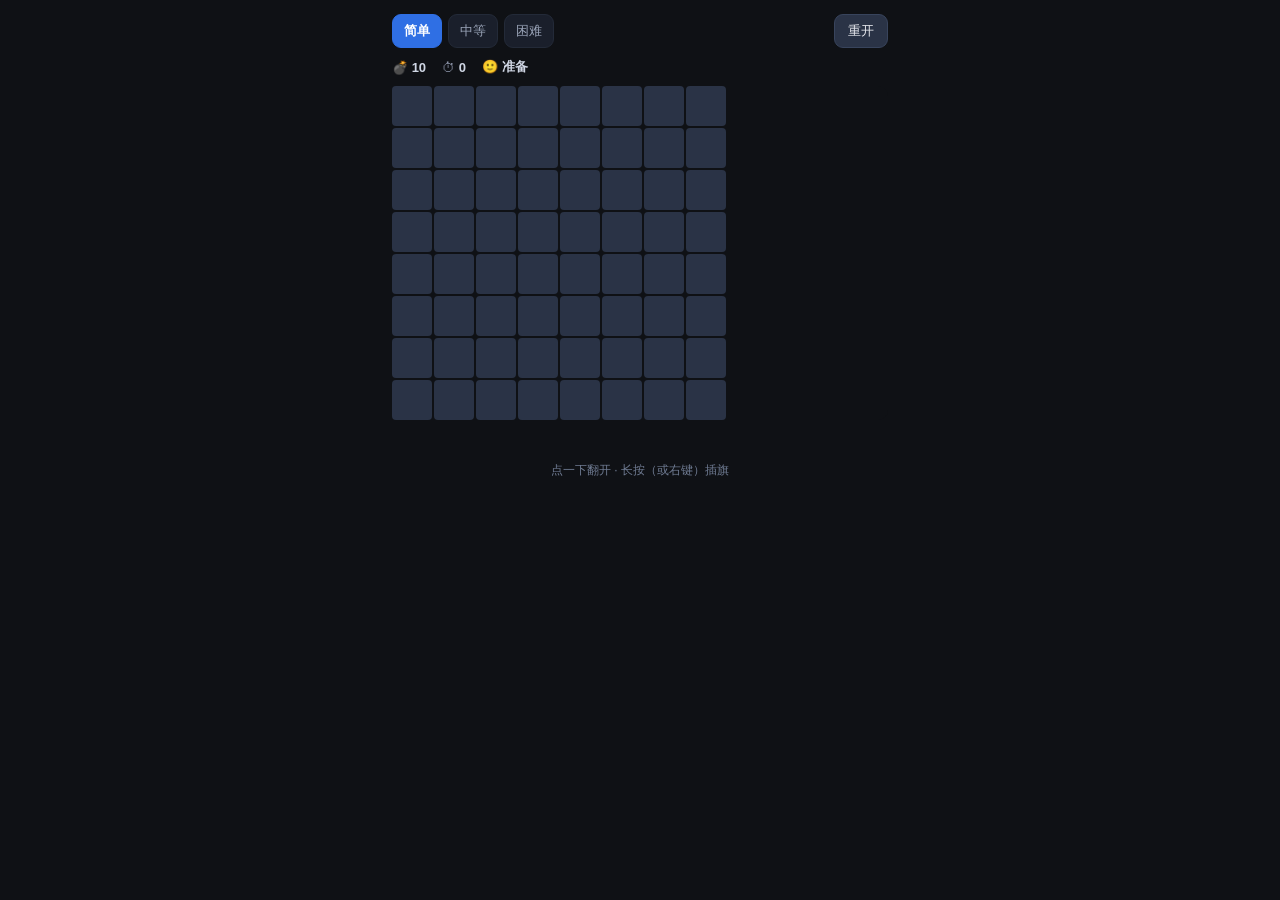
<file: games/minesweeper/index.html>
<!DOCTYPE html>
<html lang="zh-CN">
<head>
<meta charset="UTF-8">
<meta name="viewport" content="width=device-width,initial-scale=1,maximum-scale=1,user-scalable=no,viewport-fit=cover">
<meta name="theme-color" content="#0f1115">
<title>扫雷</title>
<style>
*{box-sizing:border-box;-webkit-tap-highlight-color:transparent}
html,body{margin:0;height:100%;background:#0f1115;color:#e7e9ee;font-family:-apple-system,"PingFang SC","Noto Sans SC",sans-serif;overscroll-behavior:none}
.wrap{max-width:520px;margin:0 auto;padding:14px 12px calc(14px + env(safe-area-inset-bottom))}
.top{display:flex;align-items:center;justify-content:space-between;gap:8px;margin-bottom:10px}
.levels{display:flex;gap:6px}
.levels button{background:#1a1f2b;border:1px solid #232a38;color:#9aa4b8;border-radius:9px;padding:7px 11px;font-size:13px;cursor:pointer}
.levels button.on{background:#2f6fe4;border-color:#2f6fe4;color:#fff;font-weight:600}
.newbtn{background:#2a3346;border:1px solid #38445c;color:#e7e9ee;border-radius:9px;padding:7px 13px;font-size:13px;cursor:pointer}
.meta{display:flex;align-items:center;gap:16px;font-size:13px;color:#8b93a7;margin-bottom:10px;font-variant-numeric:tabular-nums}
.meta b{color:#cfd6e4}
.grid{display:grid;gap:2px;background:#0f1115;border-radius:10px;user-select:none;touch-action:manipulation}
.cell{display:flex;align-items:center;justify-content:center;background:#2a3346;border-radius:4px;font-weight:700;cursor:pointer;transition:background .08s;line-height:1}
.cell:active{background:#3a4763}
.cell.open{background:#151a24;cursor:default}
.cell.open:active{background:#151a24}
.cell.flag{background:#3a2f1e}
.cell.mine{background:#7a1f1f}
.cell.boom{background:#e0452e}
.cell[data-n="1"]{color:#4a9eff}.cell[data-n="2"]{color:#3ecf6a}.cell[data-n="3"]{color:#ff6b6b}
.cell[data-n="4"]{color:#b388ff}.cell[data-n="5"]{color:#ffb74a}.cell[data-n="6"]{color:#4dd0e1}
.cell[data-n="7"]{color:#e0e0e0}.cell[data-n="8"]{color:#9e9e9e}
.banner{margin-top:12px;text-align:center;font-size:15px;font-weight:600;min-height:22px}
.banner.win{color:#3ecf6a}.banner.lose{color:#ff6b6b}
.tip{font-size:12px;color:#6f7b92;margin-top:8px;text-align:center}
</style>
</head>
<body>
<div class="wrap">
  <div class="top">
    <div class="levels">
      <button data-lv="easy" class="on">简单</button>
      <button data-lv="mid">中等</button>
      <button data-lv="hard">困难</button>
    </div>
    <button class="newbtn" id="newBtn">重开</button>
  </div>
  <div class="meta">
    <span>💣 <b id="left">0</b></span>
    <span>⏱ <b id="time">0</b></span>
    <span>🙂 <b id="face">准备</b></span>
  </div>
  <div class="grid" id="grid"></div>
  <div class="banner" id="banner"></div>
  <div class="tip">点一下翻开 · 长按（或右键）插旗</div>
</div>
<script>
(function(){
  var LEVELS={easy:{r:8,c:8,m:10},mid:{r:12,c:12,m:22},hard:{r:16,c:16,m:40}};
  var gridEl=document.getElementById('grid'), leftEl=document.getElementById('left'), timeEl=document.getElementById('time'), faceEl=document.getElementById('face'), banner=document.getElementById('banner');
  var level='easy', R,C,M, board, started=false, over=false, flags=0, openCount=0, seconds=0, timerId=null;

  function newGame(){
    var L=LEVELS[level]; R=L.r; C=L.c; M=L.m;
    board=[];
    for(var r=0;r<R;r++){ var row=[]; for(var c=0;c<C;c++) row.push({mine:false,open:false,flag:false,adj:0}); board.push(row); }
    started=false; over=false; flags=0; openCount=0; seconds=0;
    clearInterval(timerId); timerId=null;
    timeEl.textContent='0'; faceEl.textContent='准备'; banner.textContent=''; banner.className='banner';
    updateLeft();
    render();
  }

  function placeMines(sr,sc){
    var cells=[];
    for(var r=0;r<R;r++)for(var c=0;c<C;c++){
      if(Math.abs(r-sr)<=1 && Math.abs(c-sc)<=1) continue;
      cells.push([r,c]);
    }
    for(var i=cells.length-1;i>0;i--){ var j=Math.floor(Math.random()*(i+1)); var t=cells[i];cells[i]=cells[j];cells[j]=t; }
    for(var k=0;k<M && k<cells.length;k++){ board[cells[k][0]][cells[k][1]].mine=true; }
    for(var r2=0;r2<R;r2++)for(var c2=0;c2<C;c2++){
      if(board[r2][c2].mine) continue;
      var n=0;
      for(var dr=-1;dr<=1;dr++)for(var dc=-1;dc<=1;dc++){
        if(dr===0&&dc===0) continue;
        var rr=r2+dr, cc=c2+dc;
        if(rr>=0&&rr<R&&cc>=0&&cc<C&&board[rr][cc].mine) n++;
      }
      board[r2][c2].adj=n;
    }
  }

  function updateLeft(){ leftEl.textContent=Math.max(0,M-flags); }

  function cellSize(){
    var W=Math.min(window.innerWidth-24, 520);
    var size=Math.floor((W-(C-1)*2)/C);
    return Math.max(16, Math.min(size, 40));
  }

  function render(){
    var sz=cellSize();
    var fs=Math.max(10, Math.floor(sz*0.62));
    var html='';
    gridEl.style.gridTemplateColumns='repeat('+C+','+sz+'px)';
    for(var r=0;r<R;r++)for(var c=0;c<C;c++){
      var b=board[r][c], cls='cell', txt='';
      if(b.open){
        cls+=' open';
        if(b.mine){ cls+=' mine'; txt='💣'; }
        else if(b.adj){ cls+=' n'; txt=b.adj; }
      } else if(b.flag){ cls+=' flag'; txt='🚩'; }
      html+='<div class="'+cls+'" style="width:'+sz+'px;height:'+sz+'px;font-size:'+fs+'px" data-r="'+r+'" data-c="'+c+'" data-n="'+(b.open&&!b.mine?b.adj:0)+'">'+txt+'</div>';
    }
    gridEl.innerHTML=html;
  }

  function start(){
    if(started) return;
    started=true;
    timerId=setInterval(function(){ seconds++; timeEl.textContent=seconds; },1000);
    faceEl.textContent='进行中';
  }

  function reveal(r,c){
    if(over) return;
    var b=board[r][c];
    if(!b || b.open || b.flag) return;
    if(!started){ placeMines(r,c); start(); }
    if(b.mine){ lose(r,c); return; }
    // BFS
    var stack=[[r,c]];
    while(stack.length){
      var p=stack.pop(), rr=p[0], cc=p[1], cur=board[rr][cc];
      if(cur.open||cur.flag||cur.mine) continue;
      cur.open=true; openCount++;
      if(cur.adj===0){
        for(var dr=-1;dr<=1;dr++)for(var dc=-1;dc<=1;dc++){
          if(dr===0&&dc===0) continue;
          var nr=rr+dr, nc=cc+dc;
          if(nr>=0&&nr<R&&nc>=0&&nc<C&&!board[nr][nc].open&&!board[nr][nc].flag&&!board[nr][nc].mine) stack.push([nr,nc]);
        }
      }
    }
    render();
    checkWin();
  }

  function toggleFlag(r,c){
    if(over) return;
    var b=board[r][c];
    if(!b||b.open) return;
    if(!b.flag && flags>=M) return;
    b.flag=!b.flag;
    flags+=b.flag?1:-1;
    updateLeft(); render();
  }

  function lose(br,bc){
    over=true; clearInterval(timerId);
    for(var r=0;r<R;r++)for(var c=0;c<C;c++) if(board[r][c].mine) board[r][c].open=true;
    render();
    var el=gridEl.querySelector('[data-r="'+br+'"][data-c="'+bc+'"]');
    if(el) el.classList.add('boom');
    banner.textContent='踩雷了，再来一次吧'; banner.className='banner lose';
    faceEl.textContent='💥';
  }

  function checkWin(){
    if(openCount===R*C-M){
      over=true; clearInterval(timerId);
      banner.textContent='全部安全！用时 '+seconds+' 秒'; banner.className='banner win';
      faceEl.textContent='🎉';
    }
  }

  var pressTimer=null, longPressed=false;

  gridEl.addEventListener('touchstart', function(e){
    var el=e.target.closest('.cell'); if(!el) return;
    var r=+el.dataset.r, c=+el.dataset.c;
    longPressed=false;
    pressTimer=setTimeout(function(){ longPressed=true; toggleFlag(r,c); if(navigator.vibrate) navigator.vibrate(15); }, 380);
  }, {passive:true});

  gridEl.addEventListener('touchend', function(e){
    clearTimeout(pressTimer);
    if(longPressed){ e.preventDefault(); setTimeout(function(){longPressed=false;},50); }
  });
  gridEl.addEventListener('touchmove', function(){ clearTimeout(pressTimer); }, {passive:true});

  gridEl.addEventListener('click', function(e){
    if(longPressed){ longPressed=false; return; }
    var el=e.target.closest('.cell'); if(!el) return;
    reveal(+el.dataset.r, +el.dataset.c);
  });

  gridEl.addEventListener('contextmenu', function(e){
    e.preventDefault();
    var el=e.target.closest('.cell'); if(!el) return;
    toggleFlag(+el.dataset.r, +el.dataset.c);
  });

  document.querySelectorAll('.levels button').forEach(function(b){
    b.onclick=function(){
      level=b.dataset.lv;
      document.querySelectorAll('.levels button').forEach(function(x){x.classList.toggle('on',x===b);});
      newGame();
    };
  });
  document.getElementById('newBtn').onclick=newGame;
  var rt; window.addEventListener('resize', function(){ clearTimeout(rt); rt=setTimeout(render,150); });

  newGame();
})();
</script>
</body>
</html>
</file>
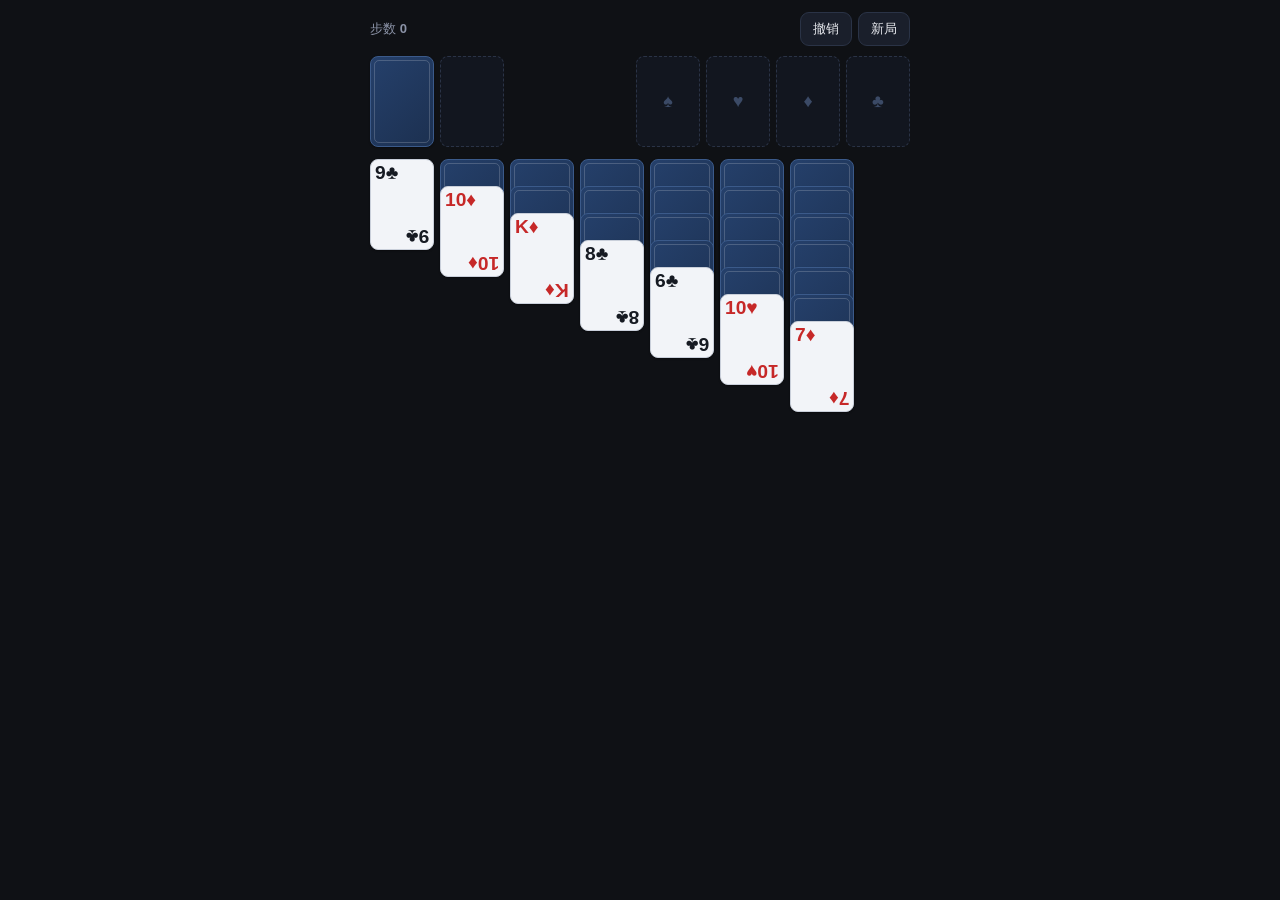
<file: games/solitaire/index.html>
<!DOCTYPE html>
<html lang="zh-CN">
<head>
<meta charset="UTF-8">
<meta name="viewport" content="width=device-width,initial-scale=1,maximum-scale=1,user-scalable=no,viewport-fit=cover">
<meta name="theme-color" content="#0f1115">
<title>纸牌接龙</title>
<style>
*{box-sizing:border-box;-webkit-tap-highlight-color:transparent}
html,body{margin:0;min-height:100%;background:#0f1115;color:#e7e9ee;font-family:-apple-system,"PingFang SC","Noto Sans SC",sans-serif;overscroll-behavior:none}
.wrap{max-width:560px;margin:0 auto;padding:12px 10px calc(12px + env(safe-area-inset-bottom))}
.topbar{display:flex;align-items:center;justify-content:space-between;margin-bottom:10px}
.topbar .stat{font-size:13px;color:#8b93a7;font-variant-numeric:tabular-nums}
.topbar .btns{display:flex;gap:6px}
.topbar button{background:#1a1f2b;border:1px solid #2a3346;color:#e7e9ee;border-radius:9px;padding:7px 12px;font-size:13px;cursor:pointer}
.rows{display:flex;flex-direction:column;gap:12px}
.rowtop{display:flex;gap:6px}
.slot{width:var(--cw);height:var(--ch);border-radius:8px;border:1.5px dashed #2a3346;background:#12161f;display:flex;align-items:center;justify-content:center;color:#3b4a66;font-size:18px}
.stockbox{position:relative;width:var(--cw);height:var(--ch)}
.wastebox{position:relative;width:var(--cw);height:var(--ch)}
.foundbox{display:flex;gap:6px;margin-left:auto}
.tabrow{display:flex;gap:6px;align-items:flex-start}
.col{position:relative;width:var(--cw);border-radius:8px}
.col .empty{width:var(--cw);height:var(--ch);border-radius:8px;border:1.5px dashed #2a3346;background:#12161f}
.card{position:absolute;left:0;width:var(--cw);height:var(--ch);border-radius:8px;background:#f2f4f8;color:#161a22;border:1px solid #c9cfda;box-shadow:0 1px 2px rgba(0,0,0,.35);display:flex;flex-direction:column;justify-content:space-between;padding:3px 4px;font-weight:700;cursor:pointer;transition:transform .08s}
.card .tl{font-size:calc(var(--cw)*.30);line-height:1}
.card .br{align-self:flex-end;font-size:calc(var(--cw)*.30);line-height:1;transform:rotate(180deg)}
.card.red{color:#c62828}
.card.back{background:linear-gradient(135deg,#25406b,#1c3050);border-color:#3b5a8a;padding:0}
.card.back::after{content:"";position:absolute;inset:3px;border-radius:5px;border:1.5px solid rgba(255,255,255,.18)}
.card.sel{transform:translateY(-6px);box-shadow:0 0 0 2px #2f6fe4,0 4px 10px rgba(0,0,0,.5);z-index:9}
.card.hint{box-shadow:0 0 0 2px #3ecf6a}
.banner{margin-top:12px;text-align:center;font-size:14px;font-weight:600;min-height:20px;color:#3ecf6a}
.overlay{position:fixed;inset:0;background:rgba(10,12,16,.85);display:flex;flex-direction:column;align-items:center;justify-content:center;gap:14px;z-index:20}
.overlay.hidden{display:none}
.overlay .big{font-size:26px;font-weight:800}
</style>
</head>
<body>
<div class="wrap">
  <div class="topbar">
    <div class="stat">步数 <b id="moves">0</b></div>
    <div class="btns">
      <button id="undoBtn">撤销</button>
      <button id="newBtn">新局</button>
    </div>
  </div>
  <div class="rows">
    <div class="rowtop">
      <div class="stockbox" id="stockbox"></div>
      <div class="wastebox" id="wastebox"></div>
      <div class="foundbox" id="foundbox"></div>
    </div>
    <div class="tabrow" id="tabrow"></div>
  </div>
  <div class="banner" id="banner"></div>
</div>
<div class="overlay hidden" id="overlay">
  <div class="big">恭喜，通关了！</div>
  <button id="ovNew" style="background:#2f6fe4;border:none;color:#fff;border-radius:10px;padding:12px 26px;font-size:15px;font-weight:600">再来一局</button>
</div>
<script>
(function(){
  var SUITS=['♠','♥','♦','♣'];
  var RANKS=['','A','2','3','4','5','6','7','8','9','10','J','Q','K'];
  var stock=[], waste=[], found=[[],[],[],[]], tab=[[],[],[],[],[],[],[]];
  var selected=null, moves=0, history=[], over=false;

  function isRed(c){ return c.suit===1||c.suit===2; }
  function snapshot(){
    history.push(JSON.stringify({stock:stock,waste:waste,found:found,tab:tab,moves:moves}));
    if(history.length>60) history.shift();
  }
  function restore(){
    if(!history.length) return;
    var s=JSON.parse(history.pop());
    stock=s.stock; waste=s.waste; found=s.found; tab=s.tab; moves=s.moves;
    selected=null; over=false;
    document.getElementById('overlay').classList.add('hidden');
    render();
  }

  function deck(){
    var d=[];
    for(var s=0;s<4;s++)for(var r=1;r<=13;r++) d.push({suit:s, rank:r, faceUp:false});
    for(var i=d.length-1;i>0;i--){ var j=Math.floor(Math.random()*(i+1)); var t=d[i];d[i]=d[j];d[j]=t; }
    return d;
  }

  function newGame(){
    var d=deck();
    stock=[]; waste=[]; found=[[],[],[],[]]; tab=[[],[],[],[],[],[],[]];
    selected=null; moves=0; history=[]; over=false;
    document.getElementById('overlay').classList.add('hidden');
    document.getElementById('banner').textContent='';
    for(var i=0;i<7;i++){
      for(var j=0;j<=i;j++) tab[i].push(d.pop());
      tab[i][tab[i].length-1].faceUp=true;
    }
    while(d.length) stock.push(d.pop());
    render();
  }

  function cardEl(c, extra){
    var el=document.createElement('div');
    el.className='card'+(c.faceUp?(isRed(c)?' red':''):' back')+(extra||'');
    if(c.faceUp){
      el.innerHTML='<span class="tl">'+RANKS[c.rank]+SUITS[c.suit]+'</span><span class="br">'+RANKS[c.rank]+SUITS[c.suit]+'</span>';
    }
    return el;
  }

  function fit(){
    var W=Math.min(window.innerWidth-20, 540);
    var cw=Math.floor((W-6*6)/7);
    cw=Math.max(30, Math.min(cw, 64));
    var ch=Math.round(cw*1.42);
    document.documentElement.style.setProperty('--cw', cw+'px');
    document.documentElement.style.setProperty('--ch', ch+'px');
    return {cw:cw, ch:ch};
  }

  function render(){
    var dim=fit(), cw=dim.cw, ch=dim.ch;
    var off=Math.round(ch*0.30);

    // stock
    var sb=document.getElementById('stockbox');
    sb.innerHTML='';
    if(stock.length){
      var b=document.createElement('div');
      b.className='card back';
      b.style.position='relative';
      sb.appendChild(b);
    } else {
      var e=document.createElement('div'); e.className='slot'; e.innerHTML='↻'; sb.appendChild(e);
    }

    // waste
    var wb=document.getElementById('wastebox');
    wb.innerHTML='';
    if(waste.length){
      var top=waste[waste.length-1];
      var wc=cardEl(top, selected&&selected.type==='waste'?' sel':'');
      wc.style.position='relative';
      wb.appendChild(wc);
    } else {
      var e2=document.createElement('div'); e2.className='slot'; wb.appendChild(e2);
    }

    // foundations
    var fb=document.getElementById('foundbox');
    fb.innerHTML='';
    for(var i=0;i<4;i++){
      var box=document.createElement('div');
      box.style.position='relative'; box.style.width='var(--cw)'; box.style.height='var(--ch)';
      if(found[i].length){
        var topc=found[i][found[i].length-1];
        var fc=cardEl(topc, selected&&selected.type==='found'&&selected.i===i?' sel':'');
        box.appendChild(fc);
      } else {
        var s=document.createElement('div'); s.className='slot'; s.textContent=SUITS[i]; box.appendChild(s);
      }
      fb.appendChild(box);
    }

    // tableau
    var tr=document.getElementById('tabrow');
    tr.innerHTML='';
    for(var c=0;c<7;c++){
      var col=document.createElement('div');
      col.className='col';
      col.dataset.col=c;
      tr.appendChild(col);
      if(!tab[c].length){
        var em=document.createElement('div'); em.className='empty'; col.appendChild(em);
      } else {
        for(var k=0;k<tab[c].length;k++){
          var card=tab[c][k];
          var isSel=selected&&selected.type==='tab'&&selected.col===c&&k>=selected.idx;
          var el=cardEl(card, isSel?' sel':'');
          el.style.top=(k*off)+'px';
          el.style.zIndex=k+1;
          el.dataset.col=c; el.dataset.idx=k;
          col.appendChild(el);
        }
        col.style.height=(ch+(tab[c].length-1)*off+8)+'px';
      }
    }

    document.getElementById('moves').textContent=moves;
    checkWin();
  }

  function checkWin(){
    if(over) return;
    for(var i=0;i<4;i++) if(found[i].length!==13) return;
    over=true;
    document.getElementById('overlay').classList.remove('hidden');
  }

  function canOnTab(card, col){
    if(!tab[col].length) return card.rank===13;
    var top=tab[col][tab[col].length-1];
    if(!top.faceUp) return false;
    return top.rank===card.rank+1 && isRed(top)!==isRed(card);
  }
  function canOnFound(card, i){
    if(!found[i].length) return card.rank===1;
    var top=found[i][found[i].length-1];
    return top.suit===card.suit && top.rank===card.rank-1;
  }

  function flipTop(c){
    if(tab[c].length && !tab[c][tab[c].length-1].faceUp) tab[c][tab[c].length-1].faceUp=true;
  }

  function moveToTab(col){
    if(!selected) return false;
    var from=selected, seq;
    if(from.type==='tab'){
      if(from.col===col) return false;
      seq=tab[from.col].slice(from.idx);
      if(!canOnTab(seq[0], col)) return false;
      snapshot();
      tab[from.col].length=from.idx;
      flipTop(from.col);
      for(var i=0;i<seq.length;i++) tab[col].push(seq[i]);
    } else if(from.type==='waste'){
      var c=waste[waste.length-1];
      if(!canOnTab(c, col)) return false;
      snapshot();
      waste.pop(); tab[col].push(c);
    } else if(from.type==='found'){
      var f=found[from.i];
      if(!f.length) return false;
      var card=f[f.length-1];
      if(!canOnTab(card, col)) return false;
      snapshot();
      f.pop(); tab[col].push(card);
    } else return false;
    moves++; selected=null; render(); return true;
  }

  function moveToFound(i){
    if(!selected) return false;
    var card=null, src=null;
    if(selected.type==='tab'){
      var seq=tab[selected.col].slice(selected.idx);
      if(seq.length!==1) return false;
      card=seq[0];
      if(!canOnFound(card,i)) return false;
      snapshot();
      tab[selected.col].length=selected.idx;
      flipTop(selected.col);
    } else if(selected.type==='waste'){
      card=waste[waste.length-1];
      if(!canOnFound(card,i)) return false;
      snapshot(); waste.pop();
    } else if(selected.type==='found'){
      if(selected.i!==i) return false;
      return false;
    } else return false;
    found[i].push(card);
    moves++; selected=null; render(); return true;
  }

  function draw(){
    snapshot();
    if(stock.length){
      var c=stock.pop(); c.faceUp=true; waste.push(c);
    } else if(waste.length){
      while(waste.length){ var x=waste.pop(); x.faceUp=false; stock.push(x); }
    }
    moves++; selected=null; render();
  }

  // 点击处理
  document.getElementById('stockbox').addEventListener('click', function(){ if(!over) draw(); });

  document.getElementById('wastebox').addEventListener('click', function(){
    if(over) return;
    if(selected && selected.type==='waste'){ selected=null; render(); return; }
    if(!waste.length) return;
    selected={type:'waste'};
    // 点击时先尝试移动到 foundation？不，保持简单
    render();
  });

  document.getElementById('foundbox').addEventListener('click', function(e){
    if(over) return;
    var boxes=this.children;
    for(var i=0;i<boxes.length;i++){
      if(boxes[i].contains(e.target)){
        if(selected){ if(moveToFound(i)) return; }
        // 选中 foundation 顶牌
        if(found[i].length && !selected){ selected={type:'found', i:i}; render(); }
        return;
      }
    }
  });

  document.getElementById('tabrow').addEventListener('click', function(e){
    if(over) return;
    var colEl=e.target.closest('.col');
    if(!colEl) return;
    var col=+colEl.dataset.col;
    var cardEl=e.target.closest('.card');
    if(cardEl){
      var idx=+cardEl.dataset.idx;
      if(selected){
        // 点同一组里已选中的牌 = 取消选中
        if(selected.type==='tab' && selected.col===col && idx>=selected.idx){ selected=null; render(); return; }
        // 否则先尝试把它移到这里
        if(moveToTab(col)) return;
      }
      // 移动失败或本来就没选：改选这张牌
      var c=tab[col][idx];
      if(c && c.faceUp){ selected={type:'tab', col:col, idx:idx}; render(); }
      return;
    }
    // 点了列的空白处（空列也是）
    if(selected) moveToTab(col);
  });

  document.getElementById('undoBtn').onclick=restore;
  document.getElementById('newBtn').onclick=newGame;
  document.getElementById('ovNew').onclick=newGame;
  var rt; window.addEventListener('resize', function(){ clearTimeout(rt); rt=setTimeout(render,150); });
  document.addEventListener('contextmenu', function(e){ e.preventDefault(); });

  newGame();
})();
</script>
</body>
</html>
</file>
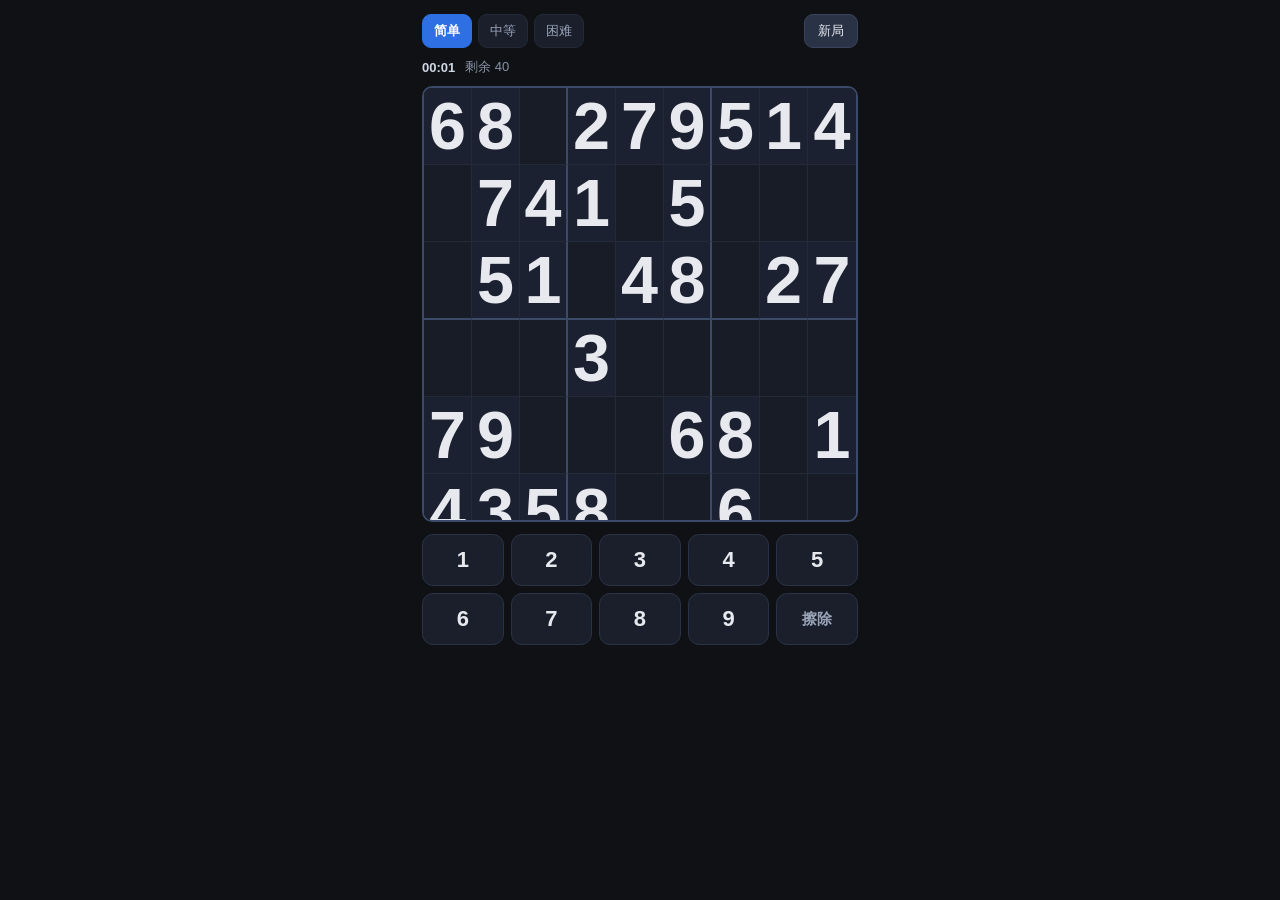
<file: games/sudoku/index.html>
<!DOCTYPE html>
<html lang="zh-CN">
<head>
<meta charset="UTF-8">
<meta name="viewport" content="width=device-width,initial-scale=1,maximum-scale=1,user-scalable=no,viewport-fit=cover">
<meta name="theme-color" content="#0f1115">
<title>数独</title>
<style>
*{box-sizing:border-box;-webkit-tap-highlight-color:transparent}
html,body{margin:0;height:100%;background:#0f1115;color:#e7e9ee;font-family:-apple-system,"PingFang SC","Noto Sans SC",sans-serif;overscroll-behavior:none}
.wrap{max-width:460px;margin:0 auto;padding:14px 12px calc(14px + env(safe-area-inset-bottom))}
.top{display:flex;align-items:center;justify-content:space-between;gap:8px;margin-bottom:10px}
.levels{display:flex;gap:6px}
.levels button{background:#1a1f2b;border:1px solid #232a38;color:#9aa4b8;border-radius:9px;padding:7px 11px;font-size:13px;cursor:pointer}
.levels button.on{background:#2f6fe4;border-color:#2f6fe4;color:#fff;font-weight:600}
.meta{display:flex;align-items:center;gap:10px;font-size:13px;color:#8b93a7;margin-bottom:10px}
.meta .t{font-variant-numeric:tabular-nums;color:#cfd6e4;font-weight:600}
.meta .sp{flex:1}
.newbtn{background:#2a3346;border:1px solid #38445c;color:#e7e9ee;border-radius:9px;padding:7px 13px;font-size:13px;cursor:pointer}
.grid{display:grid;grid-template-columns:repeat(9,1fr);width:100%;aspect-ratio:1;background:#0f1115;border:2px solid #3b4a66;border-radius:10px;overflow:hidden;user-select:none}
.cell{position:relative;display:flex;align-items:center;justify-content:center;background:#171c26;border-right:1px solid #232a38;border-bottom:1px solid #232a38;font-size:5.2vw;font-weight:600;color:#cfd6e4;cursor:pointer;transition:background .08s}
.cell:nth-child(9n){border-right:none}
.cell.br{border-right:2px solid #3b4a66}
.cell.bb{border-bottom:2px solid #3b4a66}
.cell.lastrow{border-bottom:none}
.cell.given{color:#e7e9ee;font-weight:700;background:#1b2130}
.cell.hl{background:#232c3e}
.cell.same{background:#2b3650}
.cell.sel{background:#2f6fe4;color:#fff}
.cell.conflict{color:#ff6b6b}
.cell.conflict.given{color:#ff8b8b}
.cell.sel.conflict{color:#fff}
.cell .note{position:absolute;inset:0;display:grid;grid-template-columns:repeat(3,1fr);grid-template-rows:repeat(3,1fr);font-size:2.1vw;color:#6f7b92;font-weight:500}
.cell .note span{display:flex;align-items:center;justify-content:center}
.pad{display:grid;grid-template-columns:repeat(5,1fr);gap:7px;margin-top:12px}
.pad button{background:#1a1f2b;border:1px solid #2a3346;color:#e7e9ee;border-radius:11px;padding:0;height:52px;font-size:22px;font-weight:600;cursor:pointer}
.pad button:active{background:#2f6fe4}
.pad button .c{display:block;font-size:11px;color:#6f7b92;font-weight:400;line-height:1}
.pad button.erase{font-size:15px;color:#9aa4b8}
.pad button.notes{font-size:14px}
.pad button.notes.on{background:#2f6fe4;border-color:#2f6fe4}
.overlay{position:fixed;inset:0;background:rgba(10,12,16,.86);display:flex;flex-direction:column;align-items:center;justify-content:center;gap:14px;z-index:10}
.overlay.hidden{display:none}
.overlay .big{font-size:28px;font-weight:800}
.overlay .small{font-size:14px;color:#9aa4b8}
</style>
</head>
<body>
<div class="wrap">
  <div class="top">
    <div class="levels">
      <button data-lv="easy" class="on">简单</button>
      <button data-lv="mid">中等</button>
      <button data-lv="hard">困难</button>
    </div>
    <button class="newbtn" id="newBtn">新局</button>
  </div>
  <div class="meta"><span class="t" id="timer">00:00</span><span id="left">剩余 0</span><span class="sp"></span><span id="msg"></span></div>
  <div class="grid" id="grid"></div>
  <div class="pad">
    <button data-n="1">1<span class="c"></span></button>
    <button data-n="2">2<span class="c"></span></button>
    <button data-n="3">3<span class="c"></span></button>
    <button data-n="4">4<span class="c"></span></button>
    <button data-n="5">5<span class="c"></span></button>
    <button data-n="6">6<span class="c"></span></button>
    <button data-n="7">7<span class="c"></span></button>
    <button data-n="8">8<span class="c"></span></button>
    <button data-n="9">9<span class="c"></span></button>
    <button class="erase" id="eraseBtn">擦除</button>
  </div>
</div>
<div class="overlay hidden" id="overlay">
  <div class="big">完成！</div>
  <div class="small" id="ovTime"></div>
  <button class="newbtn" id="ovNew" style="padding:12px 24px;font-size:15px">再来一局</button>
</div>
<script>
(function(){
  var N=9;
  var gridEl=document.getElementById('grid'), timerEl=document.getElementById('timer'), leftEl=document.getElementById('left'), msgEl=document.getElementById('msg');
  var overlay=document.getElementById('overlay'), ovTime=document.getElementById('ovTime');
  var curLevel='easy', solution, puzzle, board, notes, sel={r:-1,c:-1}, noteMode=false, timerId=null, seconds=0, finished=false;

  function bitCount(x){x=x-((x>>1)&0x55555555);x=(x&0x33333333)+((x>>2)&0x33333333);return (((x+(x>>4))&0x0F0F0F0F)*0x01010101)>>24;}
  function posOf(b){return 31-Math.clz32(b);}

  function countSolutions(bd, limit){
    var rows=new Array(9).fill(0), cols=new Array(9).fill(0), boxes=new Array(9).fill(0);
    var empties=[];
    for(var r=0;r<9;r++)for(var c=0;c<9;c++){
      var v=bd[r][c];
      var bi=((r/3)|0)*3+((c/3)|0);
      if(v){ var m=1<<v; rows[r]|=m; cols[c]|=m; boxes[bi]|=m; }
      else empties.push(r*9+c);
    }
    var count=0;
    function solve(){
      if(count>=limit) return;
      var best=-1, bestMask=0, bestCnt=10;
      for(var i=0;i<empties.length;i++){
        var p=empties[i], r=(p/9)|0, c=p%9;
        if(bd[r][c]) continue;
        var bi=((r/3)|0)*3+((c/3)|0);
        var avail=(~(rows[r]|cols[c]|boxes[bi]))&0x3FE;
        if(!avail) return;
        var cnt=bitCount(avail);
        if(cnt<bestCnt){ bestCnt=cnt; best=p; bestMask=avail; if(cnt===1) break; }
      }
      if(best<0){ count++; return; }
      var r=(best/9)|0, c=best%9, bi=((r/3)|0)*3+((c/3)|0);
      var m=bestMask;
      while(m){
        var bit=m&-m; m^=bit;
        var v=posOf(bit);
        bd[r][c]=v; rows[r]|=bit; cols[c]|=bit; boxes[bi]|=bit;
        solve();
        bd[r][c]=0; rows[r]&=~bit; cols[c]&=~bit; boxes[bi]&=~bit;
        if(count>=limit) return;
      }
    }
    solve();
    return count;
  }

  function makeSolution(){
    var g=[]; for(var r=0;r<9;r++){ g.push(new Array(9).fill(0)); }
    function ok(r,c,v){
      for(var i=0;i<9;i++){ if(g[r][i]===v||g[i][c]===v) return false; }
      var br=((r/3)|0)*3, bc=((c/3)|0)*3;
      for(var i=0;i<3;i++)for(var j=0;j<3;j++) if(g[br+i][bc+j]===v) return false;
      return true;
    }
    function fill(pos){
      if(pos===81) return true;
      var r=(pos/9)|0, c=pos%9;
      var nums=[1,2,3,4,5,6,7,8,9];
      for(var i=nums.length-1;i>0;i--){ var j=Math.floor(Math.random()*(i+1)); var t=nums[i];nums[i]=nums[j];nums[j]=t; }
      for(var k=0;k<9;k++){ var v=nums[k]; if(ok(r,c,v)){ g[r][c]=v; if(fill(pos+1)) return true; g[r][c]=0; } }
      return false;
    }
    fill(0);
    return g;
  }

  function makePuzzle(sol, holes){
    var work=sol.map(function(r){return r.slice();});
    var cells=[]; for(var i=0;i<81;i++) cells.push(i);
    for(var i=cells.length-1;i>0;i--){ var j=Math.floor(Math.random()*(i+1)); var t=cells[i];cells[i]=cells[j];cells[j]=t; }
    var removed=0;
    for(var k=0;k<cells.length && removed<holes;k++){
      var p=cells[k], r=(p/9)|0, c=p%9;
      var bak=work[r][c];
      if(!bak) continue;
      work[r][c]=0;
      if(countSolutions(work,2)!==1){ work[r][c]=bak; }
      else removed++;
    }
    return work;
  }

  function newGame(){
    var holes = curLevel==='easy'?40 : curLevel==='mid'?48 : 54;
    solution=makeSolution();
    puzzle=makePuzzle(solution,holes);
    board=puzzle.map(function(r){return r.slice();});
    notes=[]; for(var r=0;r<9;r++){ notes.push([]); for(var c=0;c<9;c++) notes[r].push(new Set()); }
    sel={r:-1,c:-1}; noteMode=false; finished=false; seconds=0;
    overlay.classList.add('hidden');
    document.querySelectorAll('.pad button.notes').forEach(function(b){b.classList.remove('on');});
    updateTimer(); clearInterval(timerId); timerId=setInterval(function(){ seconds++; updateTimer(); },1000);
    render();
  }

  function updateTimer(){
    var m=String(Math.floor(seconds/60)).padStart(2,'0'), s=String(seconds%60).padStart(2,'0');
    timerEl.textContent=m+':'+s;
  }

  function conflicts(){
    var bad={};
    for(var r=0;r<9;r++)for(var c=0;c<9;c++){
      var v=board[r][c]; if(!v) continue;
      for(var i=0;i<9;i++){
        if(i!==c && board[r][i]===v){ bad[r+','+c]=1; bad[r+','+i]=1; }
        if(i!==r && board[i][c]===v){ bad[r+','+c]=1; bad[i+','+c]=1; }
      }
      var br=((r/3)|0)*3, bc=((c/3)|0)*3;
      for(var i2=0;i2<3;i2++)for(var j2=0;j2<3;j2++){
        var rr=br+i2, cc=bc+j2;
        if((rr!==r||cc!==c) && board[rr][cc]===v){ bad[r+','+c]=1; bad[rr+','+cc]=1; }
      }
    }
    return bad;
  }

  function render(){
    var bad=conflicts();
    var selV = sel.r>=0 ? board[sel.r][sel.c] : 0;
    var html='';
    for(var r=0;r<9;r++){
      for(var c=0;c<9;c++){
        var cls='cell';
        if(c===2||c===5) cls+=' br';
        if(r===2||r===5) cls+=' bb';
        if(r===8) cls+=' lastrow';
        var v=board[r][c];
        if(puzzle[r][c]) cls+=' given';
        if(sel.r>=0){
          var sameBox = ((r/3)|0)===((sel.r/3)|0) && ((c/3)|0)===((sel.c/3)|0);
          if(r===sel.r||c===sel.c||sameBox) cls+=' hl';
          if(v && v===selV) cls+=' same';
        }
        if(r===sel.r&&c===sel.c) cls+=' sel';
        if(bad[r+','+c]) cls+=' conflict';
        html+='<div class="'+cls+'" data-r="'+r+'" data-c="'+c+'">';
        if(v){ html+=v; }
        else if(notes[r][c] && notes[r][c].size){
          html+='<div class="note">';
          for(var k=1;k<=9;k++) html+='<span>'+(notes[r][c].has(k)?k:'')+'</span>';
          html+='</div>';
        }
        html+='</div>';
      }
    }
    gridEl.innerHTML=html;
    var empty=0; for(var r2=0;r2<9;r2++)for(var c2=0;c2<9;c2++) if(!board[r2][c2]) empty++;
    leftEl.textContent='剩余 '+empty;
    if(empty===0 && !finished){
      var anyBad=false; for(var k in bad){ anyBad=true; break; }
      if(!anyBad){
        finished=true; clearInterval(timerId);
        ovTime.textContent='用时 '+timerEl.textContent;
        overlay.classList.remove('hidden');
      }
    }
  }

  function setValue(v){
    if(finished||sel.r<0) return;
    var r=sel.r, c=sel.c;
    if(puzzle[r][c]) return;
    if(noteMode && v){
      if(board[r][c]) return;
      if(notes[r][c].has(v)) notes[r][c].delete(v); else notes[r][c].add(v);
    } else if(v){
      board[r][c]=v;
      if(notes[r][c]) notes[r][c].clear();
      // 清除同行列宫的同数字笔记
      for(var i=0;i<9;i++){
        if(notes[r][i]) notes[r][i].delete(v);
        if(notes[i][c]) notes[i][c].delete(v);
      }
      var br=((r/3)|0)*3, bc=((c/3)|0)*3;
      for(var i2=0;i2<3;i2++)for(var j2=0;j2<3;j2++) if(notes[br+i2][bc+j2]) notes[br+i2][bc+j2].delete(v);
    } else {
      board[r][c]=0;
    }
    render();
  }

  gridEl.addEventListener('click', function(e){
    var el=e.target.closest('.cell'); if(!el) return;
    sel={r:+el.dataset.r, c:+el.dataset.c};
    render();
  });

  document.querySelector('.pad').addEventListener('click', function(e){
    var b=e.target.closest('button'); if(!b) return;
    if(b.dataset.n) setValue(+b.dataset.n);
    else if(b.id==='eraseBtn') setValue(0);
  });

  document.querySelectorAll('.levels button').forEach(function(b){
    b.onclick=function(){
      curLevel=b.dataset.lv;
      document.querySelectorAll('.levels button').forEach(function(x){x.classList.toggle('on',x===b);});
      newGame();
    };
  });

  document.getElementById('newBtn').onclick=newGame;
  document.getElementById('ovNew').onclick=newGame;

  window.addEventListener('keydown', function(e){
    if(e.key>='1'&&e.key<='9'){ setValue(+e.key); e.preventDefault(); }
    else if(e.key==='Backspace'||e.key==='Delete'||e.key==='0'){ setValue(0); e.preventDefault(); }
    else if(e.key==='ArrowUp'&&sel.r>0){sel.r--;render();e.preventDefault();}
    else if(e.key==='ArrowDown'&&sel.r<8){sel.r++;render();e.preventDefault();}
    else if(e.key==='ArrowLeft'&&sel.c>0){sel.c--;render();e.preventDefault();}
    else if(e.key==='ArrowRight'&&sel.c<8){sel.c++;render();e.preventDefault();}
  });

  newGame();
})();
</script>
</body>
</html>
</file>
<file: style.css>
/* ============================================================
   点点星球 v4
   1 主题变量  2 布局  3 顶部/身份/星球条  4 星球舞台  5 标签与列表
   6 图鉴与预览  7 天气面板  8 弹窗  9 开场  10 动画
   ============================================================ */

:root {
  --gold: #d8b25a;
}

* {
  box-sizing: border-box;
  -webkit-tap-highlight-color: transparent;
}
.hidden {
  display: none !important;
}

html,
body {
  margin: 0;
  min-height: 100%;
}

/* ============================================================
   十颗星球配色
   --bg1 / --bg2 背景墙的两团光，--bg3 墙底色，--panel 弹窗底
   --acc / --acc2 / --acc-d 按钮渐变（亮 → 主色 → 暗边）
   --acc-soft 半透明主色，--glow 辉光，--glow-rgb 时段光复用
   ============================================================ */
body {
  /* 第 1 颗 · 月亮：冷银蓝的夜 */
  --bg1: #2b3242;
  --bg2: #1a2130;
  --bg3: #0a0d14;
  --acc: #a8bcd6;
  --acc2: #e8f1fb;
  --acc-d: #62789a;
  --acc-soft: rgba(168, 188, 214, 0.2);
  --glow: rgba(168, 188, 214, 0.32);
  --glow-rgb: 168, 188, 214;
  --panel: #151a24;
  --ink: #14161c;

  background:
    radial-gradient(125% 80% at 50% -12%, var(--bg1) 0%, transparent 57%),
    radial-gradient(95% 72% at 102% 108%, var(--bg2) 0%, transparent 62%),
    radial-gradient(65% 48% at -4% 60%, var(--bg1) 0%, transparent 70%), var(--bg3);
  color: #efe3cb;
  font-family:
    system-ui,
    -apple-system,
    'PingFang SC',
    'Microsoft YaHei',
    sans-serif;
  padding: calc(12px + env(safe-area-inset-top)) 12px calc(12px + env(safe-area-inset-bottom));
  display: flex;
  justify-content: center;
  transition: background 0.5s ease;
  overflow-x: hidden;
}

/* 第 2 颗 · 地球：海蓝 */
body[data-world='1'] {
  --bg1: #123a56;
  --bg2: #0d2a24;
  --bg3: #06121a;
  --acc: #4fc2ee;
  --acc2: #c4ecff;
  --acc-d: #1f7fae;
  --acc-soft: rgba(79, 194, 238, 0.2);
  --glow: rgba(79, 194, 238, 0.32);
  --glow-rgb: 79, 194, 238;
  --panel: #0b1a26;
}

/* 第 3 颗 · 土星：米金 */
body[data-world='2'] {
  --bg1: #3a2c14;
  --bg2: #2a2010;
  --bg3: #0f0b06;
  --acc: #e0bc7a;
  --acc2: #ffedc8;
  --acc-d: #a3762f;
  --acc-soft: rgba(224, 188, 122, 0.2);
  --glow: rgba(224, 188, 122, 0.32);
  --glow-rgb: 224, 188, 122;
  --panel: #1d1608;
}

/* 第 4 颗 · 太阳：橙金 */
body[data-world='3'] {
  --bg1: #4a1e06;
  --bg2: #3a1404;
  --bg3: #150803;
  --acc: #ff9a3a;
  --acc2: #ffe2a8;
  --acc-d: #c2541a;
  --acc-soft: rgba(255, 154, 58, 0.2);
  --glow: rgba(255, 154, 58, 0.34);
  --glow-rgb: 255, 154, 58;
  --panel: #1e0e06;
}

/* 第 5 颗 · 中子星：冰青 */
body[data-world='4'] {
  --bg1: #0b2a3a;
  --bg2: #07202e;
  --bg3: #040b10;
  --acc: #7fe8ff;
  --acc2: #e2fcff;
  --acc-d: #2f9fc4;
  --acc-soft: rgba(127, 232, 255, 0.2);
  --glow: rgba(127, 232, 255, 0.34);
  --glow-rgb: 127, 232, 255;
  --panel: #061219;
}

/* 第 6 颗 · 黑洞：紫罗兰 */
body[data-world='5'] {
  --bg1: #2a1444;
  --bg2: #22103a;
  --bg3: #0a0512;
  --acc: #b98cff;
  --acc2: #efdcff;
  --acc-d: #6b3fb0;
  --acc-soft: rgba(185, 140, 255, 0.2);
  --glow: rgba(185, 140, 255, 0.34);
  --glow-rgb: 185, 140, 255;
  --panel: #160d22;
}

/* 第 7 颗 · 曜金：琥珀金 */
body[data-world='6'] {
  --bg1: #3d2a06;
  --bg2: #301f04;
  --bg3: #120c02;
  --acc: #ffcb4a;
  --acc2: #fff2ba;
  --acc-d: #c08a12;
  --acc-soft: rgba(255, 203, 74, 0.2);
  --glow: rgba(255, 203, 74, 0.34);
  --glow-rgb: 255, 203, 74;
  --panel: #1b1304;
}

/* 第 8 颗 · 幻梦：粉紫 */
body[data-world='7'] {
  --bg1: #3a1238;
  --bg2: #2a0e2b;
  --bg3: #120612;
  --acc: #ff9ed8;
  --acc2: #ffe3f4;
  --acc-d: #c25a9a;
  --acc-soft: rgba(255, 158, 216, 0.2);
  --glow: rgba(255, 158, 216, 0.34);
  --glow-rgb: 255, 158, 216;
  --panel: #1a0b20;
}

/* 第 9 颗 · 时序：青碧 */
body[data-world='8'] {
  --bg1: #0c3330;
  --bg2: #082824;
  --bg3: #04100e;
  --acc: #5fe0c0;
  --acc2: #c8fff0;
  --acc-d: #1f9a80;
  --acc-soft: rgba(95, 224, 192, 0.2);
  --glow: rgba(95, 224, 192, 0.32);
  --glow-rgb: 95, 224, 192;
  --panel: #071814;
}

/* 第 10 颗 · 终焉：残红 */
body[data-world='9'] {
  --bg1: #3a1018;
  --bg2: #2a0a10;
  --bg3: #120405;
  --acc: #ff6a5c;
  --acc2: #ffcac2;
  --acc-d: #b62f34;
  --acc-soft: rgba(255, 106, 92, 0.2);
  --glow: rgba(255, 106, 92, 0.34);
  --glow-rgb: 255, 106, 92;
  --panel: #1a080a;
}

/* ===== 时段氛围光（跟着手机时间） ===== */
#ambient {
  position: fixed;
  inset: 0;
  z-index: 0;
  pointer-events: none;
  transition: background 0.8s ease;
}

.game {
  position: relative;
  z-index: 1;
  width: 100%;
  max-width: 460px;
  display: flex;
  flex-direction: column;
  gap: 9px;
}

/* ===== 顶部 ===== */
.top {
  display: flex;
  align-items: stretch;
  gap: 9px;
}

.stat {
  flex: 1;
  background: rgba(255, 255, 255, 0.055);
  border: 1px solid rgba(255, 255, 255, 0.09);
  border-radius: 15px;
  padding: 9px 13px;
  display: flex;
  flex-direction: column;
  gap: 2px;
}

.stat-s {
  flex: 0 0 88px;
}

.label {
  font-size: 11px;
  color: #a2937c;
  letter-spacing: 0.06em;
}

.stat strong {
  font-size: 24px;
  font-variant-numeric: tabular-nums;
  line-height: 1.12;
}

.stat-s strong {
  font-size: 17px;
  color: var(--gold);
}

.icon-btn {
  flex: 0 0 44px;
  border: 1px solid rgba(255, 255, 255, 0.09);
  background: rgba(255, 255, 255, 0.055);
  color: #a2937c;
  border-radius: 15px;
  font-size: 17px;
  font-weight: 700;
  cursor: pointer;
}

/* ===== 身份条 ===== */
.rank-bar {
  display: flex;
  align-items: center;
  gap: 9px;
  background: rgba(255, 255, 255, 0.055);
  border: 1px solid rgba(255, 255, 255, 0.09);
  border-radius: 13px;
  padding: 8px 11px;
}

.rank-emoji {
  font-size: 20px;
}

.rank-info {
  flex: 1;
  min-width: 0;
  display: flex;
  flex-direction: column;
  gap: 2px;
}

#rankName {
  font-size: 13.5px;
  font-weight: 600;
}

.rank-next {
  font-size: 10.5px;
  color: #a2937c;
  line-height: 1.55;
}
.rank-ok {
  color: #7fbf8b;
}
.rank-bad {
  color: #e08a72;
  font-weight: 600;
}

.rep {
  display: flex;
  flex-direction: column;
  align-items: flex-end;
}

.rep strong {
  font-size: 17px;
  color: var(--gold);
  font-variant-numeric: tabular-nums;
}

/* ===== 星球条 ===== */
.world-bar {
  display: flex;
  align-items: center;
  gap: 9px;
  padding: 7px 11px;
  border-radius: 12px;
  background: var(--acc-soft);
  border: 1px solid rgba(255, 255, 255, 0.07);
}

.world-emoji {
  font-size: 17px;
}

.world-info {
  flex: 1;
  min-width: 0;
  display: flex;
  flex-direction: column;
}

#worldName {
  font-size: 12.5px;
  font-weight: 600;
}

.world-sub {
  font-size: 10px;
  color: #b3a48c;
}

.world-ring {
  font-size: 11.5px;
  font-variant-numeric: tabular-nums;
  color: var(--acc2);
  border: 1px solid var(--acc-soft);
  border-radius: 999px;
  padding: 2px 8px;
}

/* ===== 星球舞台 ===== */
.stage {
  position: relative;
  width: 100%;
  height: clamp(210px, 38vh, 290px);
  border-radius: 18px;
  overflow: hidden;
  background: var(--bg3);
  border: 1px solid rgba(255, 255, 255, 0.07);
  box-shadow:
    0 10px 36px rgba(0, 0, 0, 0.38),
    inset 0 0 46px rgba(0, 0, 0, 0.5);
  cursor: pointer;
  touch-action: manipulation;
  user-select: none;
  transition: filter 0.2s ease;
}

.stage.blocked {
  filter: grayscale(0.5) brightness(0.82);
}

#scene {
  position: absolute;
  inset: 0;
  width: 100%;
  height: 100%;
  display: block;
}

.stage-hud {
  position: absolute;
  top: 8px;
  z-index: 3;
  display: flex;
  gap: 6px;
}

.stage-hud.left {
  left: 8px;
}
.stage-hud.right {
  right: 8px;
}

.chip {
  border: 1px solid rgba(255, 255, 255, 0.13);
  background: rgba(20, 16, 12, 0.55);
  backdrop-filter: blur(6px);
  -webkit-backdrop-filter: blur(6px);
  color: #e4d8c1;
  font-size: 11px;
  line-height: 1.25;
  padding: 5px 9px;
  border-radius: 999px;
  cursor: pointer;
  font-variant-numeric: tabular-nums;
  transition: transform 0.08s ease;
}

.chip:active {
  transform: scale(0.95);
}

.stage-foot {
  position: absolute;
  left: 10px;
  right: 10px;
  bottom: 8px;
  display: flex;
  justify-content: center;
  pointer-events: none;
  z-index: 2;
}

#stageNote {
  font-size: 10.5px;
  color: #c4b69e;
  background: rgba(18, 14, 10, 0.45);
  border: 1px solid rgba(255, 255, 255, 0.07);
  border-radius: 999px;
  padding: 3px 10px;
  backdrop-filter: blur(4px);
  -webkit-backdrop-filter: blur(4px);
  max-width: 100%;
  white-space: nowrap;
  overflow: hidden;
  text-overflow: ellipsis;
}

/* 点击飘字 */
.float-layer {
  position: absolute;
  inset: 0;
  overflow: hidden;
  pointer-events: none;
  z-index: 4;
}

.float {
  position: absolute;
  transform: translate(-50%, -50%);
  font-size: 19px;
  font-weight: 700;
  color: #e9ddc6;
  text-shadow: 0 2px 10px rgba(0, 0, 0, 0.75);
  animation: floatUp 0.92s ease-out forwards;
  white-space: nowrap;
}

.float.crit {
  color: var(--gold);
  font-size: 24px;
  text-shadow:
    0 0 16px rgba(216, 178, 90, 0.55),
    0 2px 10px rgba(0, 0, 0, 0.7);
}

.float.ship {
  font-size: 14px;
  color: #c2cfa5;
  font-weight: 600;
  text-shadow:
    0 0 12px rgba(168, 184, 123, 0.38),
    0 2px 8px rgba(0, 0, 0, 0.6);
}

.hint {
  margin: 0;
  text-align: center;
  font-size: 12.5px;
  color: #a2937c;
}

/* ===== 标签页 ===== */
.tabs {
  display: flex;
  gap: 5px;
  background: rgba(255, 255, 255, 0.04);
  padding: 4px;
  border-radius: 13px;
}

.tab {
  flex: 1;
  border: 0;
  background: transparent;
  color: #a2937c;
  padding: 8px;
  border-radius: 10px;
  font-size: 13.5px;
  cursor: pointer;
  transition:
    background 0.2s ease,
    color 0.2s ease;
}

.tab.active {
  background: linear-gradient(180deg, var(--acc-soft), rgba(255, 255, 255, 0.03));
  color: #fff6e6;
  font-weight: 600;
  box-shadow:
    inset 0 -2px 0 var(--acc),
    0 2px 10px -6px var(--glow);
}

.panel {
  display: none;
  flex-direction: column;
  gap: 8px;
}
.panel.active {
  display: flex;
}

.panel-tip {
  margin: 0;
  font-size: 12px;
  color: #a2937c;
  line-height: 1.6;
}

.panel-tip.small {
  font-size: 11px;
  line-height: 1.65;
  margin-top: 10px;
}

/* ===== 列表 ===== */
.shop-list,
.rank-list,
.ach-list {
  list-style: none;
  margin: 0;
  padding: 0;
  display: flex;
  flex-direction: column;
  gap: 7px;
}

.panel h2 {
  margin: 4px 0 0;
  font-size: 12.5px;
  font-weight: 600;
  color: #a2937c;
  letter-spacing: 0.08em;
}

.item {
  display: flex;
  align-items: center;
  gap: 10px;
  background: rgba(255, 255, 255, 0.055);
  border: 1px solid rgba(255, 255, 255, 0.09);
  border-radius: 13px;
  padding: 9px 11px;
}

.item-main {
  flex: 1;
  min-width: 0;
}
.item-name {
  font-size: 14.5px;
  font-weight: 600;
}

.item-desc {
  font-size: 11.5px;
  color: #a2937c;
  margin-top: 2px;
}

.item-side {
  display: flex;
  flex-direction: column;
  align-items: flex-end;
  gap: 4px;
}

.item-lv {
  font-size: 10.5px;
  color: #a2937c;
  font-variant-numeric: tabular-nums;
}

.buy {
  min-width: 86px;
  border: 0;
  border-radius: 10px;
  padding: 8px 10px;
  font-size: 13.5px;
  font-weight: 700;
  font-variant-numeric: tabular-nums;
  color: var(--ink);
  background: linear-gradient(180deg, var(--acc2) 0%, var(--acc) 54%, var(--acc-d) 100%);
  box-shadow:
    0 7px 20px -9px var(--glow),
    inset 0 1px 0 rgba(255, 255, 255, 0.48);
  cursor: pointer;
  transition:
    transform 0.08s ease,
    opacity 0.15s ease;
}

.buy:active {
  transform: scale(0.96);
}

.buy:disabled {
  opacity: 0.42;
  cursor: default;
  background: rgba(255, 255, 255, 0.1);
  color: #9a8f7c;
}

.buy.rep-buy {
  background: linear-gradient(180deg, #e0c48a, #c9a227);
  min-width: 90px;
}

/* ===== 身份 ===== */
.rank-item {
  display: flex;
  align-items: center;
  gap: 10px;
  padding: 9px 11px;
  border-radius: 13px;
  border: 1px solid rgba(255, 255, 255, 0.09);
  background: rgba(255, 255, 255, 0.055);
  opacity: 0.5;
}

.rank-item.done {
  opacity: 1;
  border-color: var(--acc-soft);
}

.rank-item.now {
  opacity: 1;
  border-color: rgba(216, 178, 90, 0.55);
  box-shadow: 0 0 0 1px rgba(216, 178, 90, 0.18);
}

.rank-name {
  font-size: 13.5px;
  font-weight: 600;
}

.rank-req {
  font-size: 10.5px;
  color: #a2937c;
  font-variant-numeric: tabular-nums;
  margin-top: 2px;
}

.rank-badge {
  margin-left: auto;
  font-size: 10.5px;
  color: var(--gold);
  white-space: nowrap;
}

/* ===== 跃迁 ===== */
.travel-box {
  display: flex;
  flex-direction: column;
  gap: 6px;
  margin-top: 4px;
}

.travel {
  width: 100%;
  border: 0;
  border-radius: 13px;
  padding: 12px;
  font-size: 14.5px;
  font-weight: 700;
  color: var(--ink);
  background: linear-gradient(180deg, var(--acc2) 0%, var(--acc) 54%, var(--acc-d) 100%);
  box-shadow:
    0 7px 20px -9px var(--glow),
    inset 0 1px 0 rgba(255, 255, 255, 0.48);
  cursor: pointer;
}

.travel:disabled {
  background: rgba(255, 255, 255, 0.08);
  color: #9a8f7c;
  cursor: default;
}

/* ===== 星球图鉴 ===== */
.world-list {
  list-style: none;
  margin: 0;
  padding: 0;
  display: grid;
  grid-template-columns: 1fr 1fr;
  gap: 7px;
}

.world-card {
  display: flex;
  align-items: center;
  gap: 8px;
  padding: 8px 9px;
  border-radius: 13px;
  background: rgba(255, 255, 255, 0.05);
  border: 1px solid rgba(255, 255, 255, 0.09);
  cursor: pointer;
  min-width: 0;
  transition:
    transform 0.09s ease,
    border-color 0.2s ease;
}

.world-card:active {
  transform: scale(0.975);
}

.world-card.on {
  border-color: var(--acc-soft);
  background: var(--acc-soft);
}

.wc-info {
  flex: 1;
  min-width: 0;
  display: flex;
  flex-direction: column;
  gap: 1px;
}

.wc-info b {
  font-size: 12px;
  font-weight: 600;
  white-space: nowrap;
  overflow: hidden;
  text-overflow: ellipsis;
}

.wc-info em {
  font-style: normal;
  font-size: 9.5px;
  color: #a2937c;
  white-space: nowrap;
  overflow: hidden;
  text-overflow: ellipsis;
}

.wc-badge {
  font-size: 9px;
  color: var(--acc2);
  border: 1px solid var(--acc-soft);
  border-radius: 999px;
  padding: 2px 5px;
  white-space: nowrap;
}

.mini-planet {
  position: relative;
  width: 32px;
  height: 32px;
  flex: 0 0 32px;
  border-radius: 50%;
  box-shadow:
    inset -7px -7px 13px rgba(0, 0, 0, 0.55),
    0 0 10px rgba(255, 255, 255, 0.07);
}

.mini-planet::after {
  content: '';
  position: absolute;
  left: -7px;
  right: -7px;
  top: 8px;
  height: 16px;
  border: 1px solid rgba(255, 255, 255, 0.28);
  border-radius: 50%;
  transform: rotate(-16deg);
}

.mini-planet[data-w='0'] {
  background: radial-gradient(circle at 33% 28%, #b9cbd6, #46636f 48%, #1e1712);
}
.mini-planet[data-w='1'] {
  background: radial-gradient(circle at 33% 28%, #e6c6a2, #8a4a2a 48%, #2a150c);
}
.mini-planet[data-w='2'] {
  background: radial-gradient(circle at 33% 28%, #e7efe9, #8fa9a3 48%, #172622);
}
.mini-planet[data-w='3'] {
  background: radial-gradient(circle at 33% 28%, #cbd6a9, #536330 48%, #1c2413);
}

/* ===== 成就 ===== */
.ach-item {
  display: flex;
  align-items: center;
  gap: 10px;
  padding: 8px 11px;
  border-radius: 12px;
  border: 1px solid rgba(255, 255, 255, 0.09);
  background: rgba(255, 255, 255, 0.055);
  opacity: 0.45;
}

.ach-item.done {
  opacity: 1;
  border-color: rgba(216, 178, 90, 0.35);
}

.ach-dot {
  flex: 0 0 26px;
  height: 26px;
  border-radius: 50%;
  display: grid;
  place-items: center;
  background: rgba(255, 255, 255, 0.07);
  font-size: 12px;
}

.ach-item.done .ach-dot {
  background: rgba(216, 178, 90, 0.18);
}

/* ===== 底部 ===== */
.bottom {
  display: flex;
  align-items: center;
  justify-content: space-between;
  margin-top: 2px;
}

.tip {
  font-size: 11.5px;
  color: #a2937c;
}

.reset {
  border: 1px solid rgba(255, 255, 255, 0.09);
  background: transparent;
  color: #a2937c;
  border-radius: 10px;
  padding: 6px 12px;
  font-size: 11.5px;
  cursor: pointer;
}

/* ===== 弹窗 ===== */
.modal {
  position: fixed;
  inset: 0;
  z-index: 20;
  display: flex;
  align-items: center;
  justify-content: center;
  padding: 16px;
  background: rgba(12, 10, 8, 0.82);
  backdrop-filter: blur(3px);
  -webkit-backdrop-filter: blur(3px);
}

.modal-box {
  width: 100%;
  max-width: 390px;
  max-height: 88vh;
  overflow: auto;
  background: radial-gradient(120% 80% at 50% 0%, var(--acc-soft), transparent 62%), var(--panel);
  border: 1px solid var(--glow);
  border-radius: 20px;
  padding: 18px;
  box-shadow: 0 24px 80px rgba(0, 0, 0, 0.6);
  animation: popIn 0.28s ease;
}

.modal-box h2 {
  margin: 0 0 10px;
  font-size: 18px;
}

.guide-list {
  margin: 0 0 16px;
  padding-left: 19px;
  font-size: 13px;
  line-height: 1.8;
  color: #d6c9b0;
}

.guide-list b {
  color: var(--gold);
}

.primary {
  width: 100%;
  border: 0;
  border-radius: 12px;
  padding: 13px;
  font-size: 15px;
  font-weight: 700;
  color: var(--ink);
  background: linear-gradient(180deg, var(--acc2) 0%, var(--acc) 54%, var(--acc-d) 100%);
  box-shadow:
    0 7px 20px -9px var(--glow),
    inset 0 1px 0 rgba(255, 255, 255, 0.48);
  cursor: pointer;
}

.primary:disabled {
  background: rgba(255, 255, 255, 0.08);
  color: #9a8f7c;
  cursor: default;
}

.ghost {
  border: 1px solid rgba(255, 255, 255, 0.12);
  background: rgba(255, 255, 255, 0.05);
  color: #d6c9b0;
  border-radius: 12px;
  padding: 11px 13px;
  font-size: 13px;
  cursor: pointer;
}

/* ===== 星球预览 ===== */
.preview-box {
  padding: 14px;
}

.preview-scene {
  display: block;
  width: 100%;
  height: 168px;
  border-radius: 14px;
  background: #0c0a08;
  margin-bottom: 12px;
  border: 1px solid rgba(255, 255, 255, 0.07);
}

.preview-box h2 {
  font-size: 17px;
  margin-bottom: 4px;
}

.pv-facts {
  display: flex;
  gap: 8px;
  margin: 10px 0 8px;
}

.pv-facts > div {
  flex: 1;
  background: rgba(255, 255, 255, 0.05);
  border: 1px solid rgba(255, 255, 255, 0.08);
  border-radius: 11px;
  padding: 7px 6px;
  font-size: 10px;
  color: #a2937c;
  text-align: center;
}

.pv-facts b {
  display: block;
  font-size: 14px;
  color: #efe3cb;
  margin-bottom: 2px;
  font-variant-numeric: tabular-nums;
}

.pv-ranks {
  list-style: none;
  margin: 4px 0 14px;
  padding: 0;
  display: flex;
  flex-direction: column;
  gap: 4px;
  max-height: 140px;
  overflow: auto;
}

.pv-ranks li {
  display: flex;
  justify-content: space-between;
  gap: 8px;
  font-size: 11.5px;
  color: #d6c9b0;
  background: rgba(255, 255, 255, 0.04);
  border-radius: 9px;
  padding: 6px 9px;
}

.pv-ranks em {
  font-style: normal;
  color: #a2937c;
  font-variant-numeric: tabular-nums;
  white-space: nowrap;
}

.pv-actions {
  display: flex;
  gap: 8px;
}
.pv-actions .primary {
  flex: 1;
  padding: 12px;
  font-size: 14px;
}

/* ===== 天气面板 ===== */
.wx-now {
  display: flex;
  gap: 8px;
  margin: 6px 0 12px;
}

.wx-cell {
  flex: 1;
  min-width: 0;
  background: rgba(255, 255, 255, 0.05);
  border: 1px solid rgba(255, 255, 255, 0.08);
  border-radius: 12px;
  padding: 8px 10px;
  display: flex;
  flex-direction: column;
  gap: 3px;
}

.wx-cell b {
  font-size: 13px;
}

.wx-cell span {
  font-size: 10.5px;
  color: #a2937c;
  white-space: nowrap;
  overflow: hidden;
  text-overflow: ellipsis;
}

.field {
  display: flex;
  align-items: center;
  gap: 10px;
  margin-bottom: 10px;
}

.field > span {
  font-size: 12.5px;
  color: #b3a48c;
  white-space: nowrap;
}

.field select {
  flex: 1;
  min-width: 0;
  background: #241b12;
  border: 1px solid rgba(255, 255, 255, 0.12);
  color: #efe3cb;
  border-radius: 10px;
  padding: 9px 10px;
  font-size: 13px;
}

.wx-actions {
  display: flex;
  gap: 8px;
  margin-bottom: 4px;
}
.wx-actions .ghost {
  flex: 1;
  padding: 10px;
}

/* ===== 通关 ===== */
.clear-box {
  text-align: center;
}
.clear-emoji {
  font-size: 58px;
  line-height: 1;
  animation: popIn 0.7s ease;
}

.clear-sub {
  margin: 6px 0 0;
  font-size: 12.5px;
  color: #a2937c;
  line-height: 1.7;
}

.clear-stats {
  display: flex;
  justify-content: center;
  gap: 22px;
  margin: 18px 0;
  font-size: 10.5px;
  color: #a2937c;
}

.clear-stats b {
  display: block;
  font-size: 17px;
  color: #efe3cb;
  margin-bottom: 2px;
  font-variant-numeric: tabular-nums;
}

.confetti {
  position: fixed;
  inset: 0;
  overflow: hidden;
  pointer-events: none;
  z-index: 25;
}

.confetti i {
  position: absolute;
  top: -24px;
  width: 9px;
  height: 14px;
  border-radius: 2px;
  animation: fall linear forwards;
}

/* ===== 跃迁闪白 ===== */
.flash {
  position: fixed;
  inset: 0;
  background: #fff;
  opacity: 0;
  pointer-events: none;
  z-index: 40;
}

.flash.on {
  animation: flash 0.65s ease;
}

/* ===== 提示条 ===== */
.toast {
  position: fixed;
  left: 50%;
  top: calc(12px + env(safe-area-inset-top));
  z-index: 30;
  max-width: 88vw;
  padding: 10px 15px;
  border-radius: 12px;
  font-size: 13px;
  text-align: center;
  color: #e9d3a6;
  background: #2c2318;
  border: 1px solid rgba(216, 178, 90, 0.35);
  transform: translate(-50%, -160%);
  transition: transform 0.3s cubic-bezier(0.2, 0.9, 0.3, 1.2);
  pointer-events: none;
}

.toast.show {
  transform: translate(-50%, 0);
}

/* ============================================================
   开场
   ============================================================ */
.intro {
  position: fixed;
  inset: 0;
  z-index: 200;
  display: flex;
  flex-direction: column;
  align-items: center;
  justify-content: center;
  gap: 14px;
  background: radial-gradient(120% 90% at 50% 22%, #241c14 0%, #120d09 55%, #0b0906 100%);
  transition:
    opacity 0.65s ease,
    transform 0.65s ease;
  overflow: hidden;
  animation: introAutoHide 5.2s linear forwards;
}

@keyframes introAutoHide {
  0%,
  93% {
    opacity: 1;
    visibility: visible;
  }
  100% {
    opacity: 0;
    visibility: hidden;
  }
}

.intro.quick {
  animation-duration: 2.2s;
}

.intro.out {
  opacity: 0 !important;
  transform: scale(1.06);
  pointer-events: none;
  visibility: hidden;
}

/* 背后星点 */
.intro::before {
  content: '';
  position: absolute;
  inset: 0;
  background-image:
    radial-gradient(1.4px 1.4px at 18% 22%, rgba(255, 255, 255, 0.9), transparent),
    radial-gradient(1.2px 1.2px at 72% 15%, rgba(200, 210, 255, 0.8), transparent),
    radial-gradient(1px 1px at 40% 72%, rgba(255, 255, 255, 0.7), transparent),
    radial-gradient(1.6px 1.6px at 84% 62%, rgba(233, 211, 166, 0.8), transparent),
    radial-gradient(1px 1px at 12% 82%, rgba(255, 255, 255, 0.6), transparent),
    radial-gradient(1.3px 1.3px at 58% 40%, rgba(190, 200, 255, 0.75), transparent),
    radial-gradient(1px 1px at 92% 30%, rgba(255, 255, 255, 0.6), transparent);
  opacity: 0.8;
  animation: starBreath 4s ease-in-out infinite;
}

.intro-glow {
  position: absolute;
  width: 66vw;
  height: 66vw;
  max-width: 340px;
  max-height: 340px;
  border-radius: 50%;
  background: radial-gradient(
    circle,
    rgba(126, 156, 176, 0.3),
    rgba(143, 169, 163, 0.12) 45%,
    transparent 68%
  );
  filter: blur(6px);
  animation: glowPulse 3.6s ease-in-out infinite;
}

.intro-orbit {
  position: absolute;
  width: min(74vw, 300px);
  height: min(28vw, 112px);
  border: 1px solid rgba(255, 255, 255, 0.14);
  border-radius: 50%;
  transform: rotate(-14deg);
  animation: orbitSpin 10s linear infinite;
}

.intro-orbit::after {
  content: '';
  position: absolute;
  top: -3px;
  left: 50%;
  width: 6px;
  height: 6px;
  border-radius: 50%;
  background: var(--gold);
  box-shadow: 0 0 14px var(--gold);
}

.intro-logo {
  position: relative;
  display: flex;
  gap: 0.015em;
  font-size: clamp(44px, 16vw, 76px);
  font-weight: 800;
  letter-spacing: 0.04em;
  line-height: 1;
  font-family:
    'SF Pro Display',
    system-ui,
    -apple-system,
    sans-serif;
}

.intro-logo span {
  display: inline-block;
  background: linear-gradient(180deg, #fff6e3 0%, #efddb6 38%, #9fb3bf 72%, #a9c4c0 100%);
  -webkit-background-clip: text;
  background-clip: text;
  color: transparent;
  filter: drop-shadow(0 0 18px rgba(185, 203, 214, 0.45));
  opacity: 0;
  transform: translateY(20px) scale(0.88);
  animation: letterIn 0.72s cubic-bezier(0.2, 0.9, 0.3, 1.3) forwards;
  animation-delay: calc(var(--i) * 0.085s + 0.12s);
}

.intro-line {
  width: min(58vw, 220px);
  height: 2px;
  border-radius: 2px;
  background: rgba(255, 255, 255, 0.12);
  overflow: hidden;
}

.intro-line i {
  display: block;
  height: 100%;
  width: 0;
  background: linear-gradient(90deg, transparent, var(--gold), #7e9cb0, transparent);
  animation: lineGrow 2.4s cubic-bezier(0.4, 0, 0.2, 1) forwards;
}

.intro-sub {
  margin: 0;
  font-size: 10.5px;
  letter-spacing: 0.3em;
  color: #b3a48c;
  text-transform: uppercase;
  opacity: 0;
  animation: fadeIn 0.9s ease 1.1s forwards;
}

.intro-skip {
  position: absolute;
  bottom: calc(30px + env(safe-area-inset-bottom));
  margin: 0;
  font-size: 11.5px;
  color: #857868;
  animation: blink 2.4s ease-in-out infinite;
}

.intro.quick .intro-logo span {
  animation-duration: 0.5s;
  animation-delay: calc(var(--i) * 0.05s + 0.05s);
}
.intro.quick .intro-line i {
  animation-duration: 1.3s;
}
.intro.quick .intro-sub {
  animation-delay: 0.5s;
}

/* ============================================================
   动画
   ============================================================ */
@keyframes floatUp {
  0% {
    opacity: 0;
    transform: translate(-50%, 0) scale(0.82);
  }
  18% {
    opacity: 1;
  }
  100% {
    opacity: 0;
    transform: translate(-50%, -68px) scale(1.06);
  }
}

@keyframes popIn {
  0% {
    transform: scale(0.9);
    opacity: 0;
  }
  60% {
    transform: scale(1.03);
  }
  100% {
    transform: scale(1);
    opacity: 1;
  }
}

@keyframes fall {
  to {
    transform: translateY(108vh) rotate(720deg);
  }
}

@keyframes flash {
  0% {
    opacity: 0.9;
  }
  100% {
    opacity: 0;
  }
}

@keyframes letterIn {
  0% {
    opacity: 0;
    transform: translateY(20px) scale(0.88);
    filter: blur(6px);
  }
  100% {
    opacity: 1;
    transform: translateY(0) scale(1);
    filter: blur(0);
  }
}

@keyframes lineGrow {
  0% {
    width: 0;
  }
  100% {
    width: 100%;
  }
}

@keyframes orbitSpin {
  to {
    transform: rotate(346deg);
  }
}

@keyframes glowPulse {
  0%,
  100% {
    opacity: 0.7;
    transform: scale(1);
  }
  50% {
    opacity: 1;
    transform: scale(1.07);
  }
}

@keyframes starBreath {
  0%,
  100% {
    opacity: 0.55;
  }
  50% {
    opacity: 0.95;
  }
}

@keyframes blink {
  0%,
  100% {
    opacity: 0.35;
  }
  50% {
    opacity: 0.9;
  }
}

@keyframes fadeIn {
  to {
    opacity: 1;
  }
}

/* ===== 减少动态效果 ===== */
@media (prefers-reduced-motion: reduce) {
  .float {
    animation-duration: 0.6s;
  }
  .flash.on {
    animation-duration: 0.2s;
  }
  .confetti i {
    animation-duration: 2s !important;
  }
  .intro-orbit {
    animation: none;
  }
  .intro-glow {
    animation: none;
  }
  .intro::before {
    animation: none;
  }
  .intro-skip {
    animation: none;
    opacity: 0.7;
  }
}

/* ===== 矮屏手机：压缩舞台 ===== */
@media (max-height: 700px) {
  .stage {
    height: clamp(180px, 32vh, 230px);
  }
  .stat strong {
    font-size: 21px;
  }
}

/* ============================================================
   v5 追加：星尘连锁 HUD / 股市面板
   ============================================================ */

.float.burst {
  font-size: 20px;
  color: #d8b25a;
  text-shadow:
    0 0 18px rgba(216, 178, 90, 0.7),
    0 2px 10px rgba(0, 0, 0, 0.75);
}

/* ===== 星尘连锁 ===== */
.combo {
  position: absolute;
  left: 9px;
  bottom: 38px;
  z-index: 5;
  min-width: 108px;
  padding: 7px 10px 6px;
  border-radius: 13px;
  background: rgba(20, 15, 11, 0.68);
  border: 1px solid rgba(216, 178, 90, 0.3);
  backdrop-filter: blur(6px);
  -webkit-backdrop-filter: blur(6px);
  pointer-events: none;
  animation: comboIn 0.18s ease;
}

.combo-main {
  display: flex;
  align-items: baseline;
  gap: 6px;
}

.combo b {
  font-size: 23px;
  line-height: 1;
  color: var(--gold);
  font-variant-numeric: tabular-nums;
  text-shadow: 0 0 14px rgba(216, 178, 90, 0.45);
}

.combo-word {
  font-size: 10px;
  color: #d6c9b0;
  letter-spacing: 0.12em;
}

.combo em {
  margin-left: auto;
  font-style: normal;
  font-size: 11.5px;
  font-weight: 700;
  color: #8a9a5b;
  font-variant-numeric: tabular-nums;
}

.combo-bar {
  display: block;
  height: 3px;
  margin-top: 5px;
  border-radius: 2px;
  background: rgba(255, 255, 255, 0.13);
  overflow: hidden;
}

.combo-bar s {
  display: block;
  height: 100%;
  width: 0;
  border-radius: 2px;
  background: linear-gradient(90deg, #d8b25a, #c07a4b);
  transition: width 0.16s ease;
}

.combo.hot {
  border-color: rgba(192, 122, 75, 0.5);
  box-shadow: 0 0 18px rgba(255, 138, 76, 0.24);
}

.combo.blazing {
  border-color: rgba(181, 101, 79, 0.65);
  box-shadow: 0 0 28px rgba(255, 107, 138, 0.38);
}

.combo.blazing b {
  color: #c58a76;
}
.combo.burst {
  animation: comboBurst 0.42s ease;
}

@keyframes comboIn {
  from {
    opacity: 0;
    transform: translateY(6px) scale(0.9);
  }
  to {
    opacity: 1;
    transform: none;
  }
}

@keyframes comboBurst {
  0% {
    transform: scale(1);
  }
  35% {
    transform: scale(1.14);
  }
  100% {
    transform: scale(1);
  }
}

.risk {
  font-size: 10px;
  padding: 2px 8px;
  border-radius: 999px;
  white-space: nowrap;
}

.ach-count {
  font-size: 11px;
  color: #a2937c;
  font-weight: 400;
  letter-spacing: 0;
}

/* 持仓时股市标签上的呼吸点 */
.tab {
  position: relative;
}

@keyframes stockPulse {
  0%,
  100% {
    opacity: 0.35;
    transform: scale(0.85);
  }
  50% {
    opacity: 1;
    transform: scale(1.15);
  }
}

/* ===== 星核共振 ===== */
.reso {
  position: relative;
  border: 1px solid rgba(255, 255, 255, 0.08);
  border-radius: 16px;
  padding: 10px 12px 12px;
  background: linear-gradient(180deg, rgba(255, 255, 255, 0.045), rgba(0, 0, 0, 0.14));
  display: flex;
  flex-direction: column;
  gap: 8px;
}
.reso-head {
  display: flex;
  justify-content: space-between;
  align-items: baseline;
}
.reso-title {
  font-size: 13px;
  letter-spacing: 0.16em;
  color: #e9ddc6;
}
.reso-lv {
  font-size: 11.5px;
  letter-spacing: 0.06em;
  color: #b3a48c;
}
.reso-lv.need {
  color: #c58a76;
}
.reso-track {
  position: relative;
  height: 22px;
  border-radius: 11px;
  overflow: hidden;
  background: rgba(0, 0, 0, 0.38);
  border: 1px solid rgba(255, 255, 255, 0.07);
}
.reso-zone {
  position: absolute;
  top: 0;
  bottom: 0;
  left: 40%;
  width: 24%;
  background: linear-gradient(180deg, rgba(138, 154, 91, 0.5), rgba(138, 154, 91, 0.26));
  border-left: 1px solid rgba(203, 214, 169, 0.45);
  border-right: 1px solid rgba(203, 214, 169, 0.45);
}
.reso-needle {
  position: absolute;
  top: -1px;
  bottom: -1px;
  left: 0;
  width: 3px;
  border-radius: 2px;
  background: #e3c27a;
  box-shadow: 0 0 8px rgba(227, 194, 122, 0.7);
  transform: translateX(-1px);
}
.reso.on .reso-needle {
  box-shadow: 0 0 16px rgba(227, 194, 122, 0.95);
}
.reso-foot {
  display: flex;
  align-items: center;
  gap: 10px;
}
.reso-btn {
  flex: 1;
  appearance: none;
  cursor: pointer;
  border: 1px solid rgba(216, 178, 90, 0.32);
  border-radius: 12px;
  background: linear-gradient(180deg, rgba(216, 178, 90, 0.15), rgba(192, 122, 75, 0.13));
  color: #f0e4ce;
  font-size: 13px;
  letter-spacing: 0.04em;
  padding: 10px 12px;
  touch-action: none;
  user-select: none;
  -webkit-user-select: none;
  transition:
    transform 0.1s,
    border-color 0.2s;
}
.reso-btn:active {
  transform: scale(0.985);
  border-color: rgba(216, 178, 90, 0.6);
}
.reso-btn:disabled {
  opacity: 0.45;
}
.reso-btn .reso-ico {
  display: block;
  font-size: 22px;
  line-height: 1.1;
}
.reso-btn[data-on='1'] .reso-ico {
  color: #9ff0b0;
  text-shadow: 0 0 14px rgba(120, 240, 150, 0.8);
}
.reso-hint {
  font-size: 11px;
  color: #8b7e6b;
  white-space: nowrap;
}
.reso-keys {
  font-size: 11px;
  line-height: 1.5;
  color: #8b7e6b;
  opacity: 0.9;
}

/* ============================================================
   扩展系统：股市 / 舰队 / 小游戏 / 挂机
   ============================================================ */

.sys-head {
  display: flex;
  gap: 8px;
  margin-top: 2px;
}

.sys-head > div {
  flex: 1;
  min-width: 0;
  background: rgba(255, 255, 255, 0.045);
  border: 1px solid rgba(255, 255, 255, 0.08);
  border-radius: 13px;
  padding: 9px 10px;
  display: flex;
  flex-direction: column;
  gap: 2px;
}

.sys-head b {
  font-size: 16px;
  color: var(--acc2);
  font-variant-numeric: tabular-nums;
  white-space: nowrap;
  overflow: hidden;
  text-overflow: ellipsis;
}

.sys-head span {
  font-size: 10.5px;
  color: #a2937c;
}

/* 股市顶部有 5 项，窄屏折成两行，数字不会被挤扁 */
.sys-head.stock-head {
  flex-wrap: wrap;
}
.sys-head.stock-head > div {
  flex: 1 1 calc(33.333% - 6px);
}

/* ===== 股市 ===== */
.stock-list,
.news-list,
.exp-list,
.mini-list {
  list-style: none;
  margin: 0;
  padding: 0;
  display: flex;
  flex-direction: column;
  gap: 7px;
}

.stock-item {
  background: rgba(255, 255, 255, 0.04);
  border: 1px solid rgba(255, 255, 255, 0.08);
  border-radius: 14px;
  padding: 10px 12px;
}

.stock-top {
  display: flex;
  align-items: baseline;
  justify-content: space-between;
  gap: 8px;
}
.stock-name {
  font-size: 14px;
  font-weight: 600;
}
.stock-name em {
  font-style: normal;
  font-size: 10px;
  letter-spacing: 0.5px;
  color: #a2937c;
  margin-left: 6px;
}
.stock-price {
  font-size: 14px;
  font-variant-numeric: tabular-nums;
  color: #efe3cb;
}
.stock-price em {
  font-style: normal;
  font-size: 11px;
  margin-left: 6px;
}
.stock-price .up,
.news-item .up {
  color: #a8b87b;
}
.stock-price .down,
.news-item .down {
  color: #c07a4b;
}
.stock-sub {
  font-size: 11px;
  color: #a2937c;
  margin-top: 3px;
}

.stock-ops {
  display: flex;
  gap: 5px;
  margin-top: 8px;
}
.stock-ops button {
  flex: 1;
  min-width: 0;
  border: 1px solid var(--acc-soft);
  background: rgba(255, 255, 255, 0.03);
  color: var(--acc2);
  border-radius: 9px;
  padding: 6px 2px;
  font-size: 11px;
  cursor: pointer;
}
.stock-ops button:active {
  background: var(--acc-soft);
}

.news-item {
  display: flex;
  gap: 7px;
  align-items: flex-start;
  font-size: 12px;
  color: #cbbda6;
  line-height: 1.5;
  background: rgba(255, 255, 255, 0.03);
  border-radius: 10px;
  padding: 7px 10px;
}
.news-item i {
  font-style: normal;
  font-weight: 700;
}
.news-item.dim {
  color: #7d7263;
}

/* ===== 舰队 ===== */
.exp-item {
  background: rgba(255, 255, 255, 0.04);
  border: 1px solid rgba(255, 255, 255, 0.08);
  border-radius: 14px;
  padding: 10px 12px;
}
.exp-title {
  display: flex;
  justify-content: space-between;
  font-size: 13.5px;
  font-weight: 600;
}
.exp-title em {
  font-style: normal;
  font-size: 11px;
  color: var(--gold);
  font-variant-numeric: tabular-nums;
}
.exp-reward {
  font-size: 11px;
  color: #a2937c;
  margin-top: 3px;
}
.exp-ops {
  display: flex;
  flex-wrap: wrap;
  gap: 5px;
  margin-top: 8px;
}
.exp-ops button,
.exp-claim {
  flex: 1;
  min-width: 96px;
  border: 1px solid var(--acc-soft);
  background: rgba(255, 255, 255, 0.03);
  color: var(--acc2);
  border-radius: 9px;
  padding: 7px 4px;
  font-size: 11.5px;
  cursor: pointer;
}
.exp-claim {
  width: 100%;
  margin-top: 8px;
}
.exp-claim:not(:disabled) {
  background: var(--acc-soft);
  color: #f6ecda;
  font-weight: 600;
}
/* 探索中的「取消探索」：弱化视觉，别让人误以为能领奖励 */
.exp-claim.exp-cancel {
  background: rgba(255, 255, 255, 0.03);
  border-color: rgba(255, 150, 130, 0.35);
  color: #b8968a;
  font-weight: 400;
}
button:disabled {
  opacity: 0.4;
}

/* ===== 小游戏 ===== */
.mini-card {
  display: flex;
  align-items: center;
  gap: 10px;
  background: rgba(255, 255, 255, 0.04);
  border: 1px solid rgba(255, 255, 255, 0.08);
  border-radius: 14px;
  padding: 10px 12px;
}
.mini-ico {
  font-size: 22px;
}
.mini-card .item-main {
  flex: 1;
  min-width: 0;
}
.mini-go {
  border: 1px solid var(--acc-soft);
  background: linear-gradient(180deg, var(--acc2) 0%, var(--acc) 54%, var(--acc-d) 100%);
  color: var(--ink);
  box-shadow:
    0 6px 16px -9px var(--glow),
    inset 0 1px 0 rgba(255, 255, 255, 0.4);
  border-radius: 10px;
  padding: 8px 13px;
  font-size: 12.5px;
  font-weight: 600;
  cursor: pointer;
  flex: none;
}

.mini-box {
  max-width: 360px;
}
.mini-body {
  margin: 10px 0;
}
.mini-result {
  text-align: center;
  font-size: 12.5px;
  color: var(--gold);
  margin: 10px 0;
}
.mini-btn {
  width: 100%;
  margin-top: 10px;
}
.mini-foot {
  display: flex;
  justify-content: flex-end;
}

.ore-grid {
  display: grid;
  grid-template-columns: repeat(3, 1fr);
  gap: 7px;
}
.ore-cell {
  aspect-ratio: 1;
  border-radius: 12px;
  border: 1px solid rgba(255, 255, 255, 0.1);
  background: rgba(255, 255, 255, 0.04);
  color: #a2937c;
  font-size: 22px;
  cursor: pointer;
  transition:
    background 0.15s ease,
    transform 0.12s ease;
}
.ore-cell:active {
  transform: scale(0.96);
}
.ore-cell.hit {
  background: rgba(168, 184, 123, 0.28);
  border-color: #a8b87b;
}
.ore-cell.miss {
  opacity: 0.45;
}
.ore-cell.show {
  border-color: var(--gold);
  box-shadow: 0 0 0 1px var(--gold) inset;
}
.ore-cell.lit {
  background: var(--acc-soft);
  border-color: var(--acc2);
}
.ore-cell.mem {
  font-size: 15px;
}

.meteor-track {
  position: relative;
  height: 40px;
  border-radius: 12px;
  background: rgba(255, 255, 255, 0.05);
  border: 1px solid rgba(255, 255, 255, 0.09);
  overflow: hidden;
}
.meteor-zone {
  position: absolute;
  left: 34%;
  width: 32%;
  top: 0;
  bottom: 0;
  background: rgba(168, 184, 123, 0.22);
  border-left: 1px solid rgba(168, 184, 123, 0.5);
  border-right: 1px solid rgba(168, 184, 123, 0.5);
}
.meteor-marker {
  position: absolute;
  top: 4px;
  bottom: 4px;
  width: 3px;
  margin-left: -1.5px;
  border-radius: 2px;
  background: var(--gold);
  box-shadow: 0 0 8px var(--gold);
}

/* ===== 挂机 ===== */
.idle-card {
  background: rgba(255, 255, 255, 0.04);
  border: 1px solid rgba(255, 255, 255, 0.08);
  border-radius: 14px;
  padding: 11px 13px;
  display: flex;
  flex-direction: column;
  gap: 6px;
}
.idle-row {
  display: flex;
  justify-content: space-between;
  font-size: 12.5px;
  color: #b6a990;
}
.idle-row b {
  color: var(--acc2);
  font-variant-numeric: tabular-nums;
}
.idle-ops {
  display: flex;
  gap: 6px;
  margin-top: 4px;
}
.idle-ops button {
  flex: 1;
  border: 1px solid var(--acc-soft);
  background: rgba(255, 255, 255, 0.03);
  color: var(--acc2);
  border-radius: 9px;
  padding: 7px 4px;
  font-size: 11px;
  cursor: pointer;
}

@media (max-width: 380px) {
  .tab {
    font-size: 12px;
    padding: 7px 3px;
  }
  .sys-head b {
    font-size: 14px;
  }
}

/* ===== 排行榜 / 云同步 ===== */
.lb-name-row {
  display: flex;
  gap: 8px;
  margin: 12px 0 8px;
}

.lb-input {
  flex: 1 1 auto;
  min-width: 0;
  border: 1px solid rgba(255, 255, 255, 0.12);
  background: rgba(255, 255, 255, 0.05);
  color: #e8dcc8;
  border-radius: 12px;
  padding: 11px 13px;
  font-size: 13px;
  font-family: inherit;
  outline: none;
}

.lb-input:focus {
  border-color: var(--acc);
  box-shadow: 0 0 0 3px var(--acc-soft);
}

.lb-name-row .ghost {
  flex: 0 0 auto;
  white-space: nowrap;
}

.ghost.wide {
  display: block;
  width: 100%;
  margin-top: 12px;
}

#lbStatus[data-tone='ok'] {
  color: #8fd6a4;
}
#lbStatus[data-tone='warn'] {
  color: #e2c07a;
}
#lbStatus[data-tone='bad'] {
  color: #e08a80;
}
#lbStatus[data-tone='busy'] {
  color: var(--acc2);
}
#lbStatus[data-tone='off'] {
  color: rgba(214, 201, 176, 0.5);
}

.lb-list {
  list-style: none;
  margin: 10px 0 0;
  padding: 0;
}

.lb-row {
  display: flex;
  align-items: center;
  gap: 10px;
  padding: 10px 12px;
  border-radius: 12px;
  background: rgba(255, 255, 255, 0.04);
  margin-bottom: 6px;
  font-size: 13px;
}

.lb-row.me {
  background: var(--acc-soft);
  border: 1px solid var(--acc);
}

.lb-row.suspect {
  opacity: 0.55;
}

.lb-pos {
  flex: 0 0 34px;
  text-align: center;
  font-size: 13px;
  color: var(--acc2);
  font-variant-numeric: tabular-nums;
}

.lb-name {
  flex: 1 1 auto;
  min-width: 0;
  overflow: hidden;
  text-overflow: ellipsis;
  white-space: nowrap;
  color: #e8dcc8;
}

.lb-score {
  flex: 0 0 auto;
  font-size: 12px;
  color: var(--acc2);
  font-variant-numeric: tabular-nums;
}

.lb-tag {
  margin-left: 6px;
  padding: 1px 5px;
  border-radius: 6px;
  font-size: 10px;
  vertical-align: 1px;
  color: #9a8f7d;
  border: 1px solid rgba(154, 143, 125, 0.45);
  background: rgba(154, 143, 125, 0.12);
  white-space: nowrap;
}

.lb-tag.author {
  color: #e8c86a;
  border-color: rgba(232, 200, 106, 0.55);
  background: rgba(232, 200, 106, 0.16);
}

.lb-tag.staff {
  color: #9fc0d8;
  border-color: rgba(159, 192, 216, 0.5);
  background: rgba(159, 192, 216, 0.14);
}

.role-box {
  display: inline-flex;
  gap: 3px;
}

.role-box .ghost.tiny.on {
  border-color: var(--acc);
  color: var(--acc2);
  background: rgba(255, 255, 255, 0.1);
  opacity: 1;
}

.lb-setup {
  margin: 12px 0 4px;
  padding: 12px;
  border-radius: 12px;
  background: rgba(255, 255, 255, 0.04);
  border: 1px solid rgba(255, 255, 255, 0.08);
}

.lb-setup.hidden {
  display: none;
}

.lb-full {
  display: block;
  width: 100%;
  box-sizing: border-box;
  margin-bottom: 8px;
}

/* ===== 账号面板 / 管理员后台 ===== */
.auth-box {
  margin: 12px 0 6px;
  padding: 12px;
  border-radius: 12px;
  background: rgba(255, 255, 255, 0.04);
  border: 1px solid rgba(255, 255, 255, 0.08);
}

.auth-box .lb-full {
  margin-bottom: 8px;
}

.auth-acts {
  display: flex;
  gap: 8px;
}

.auth-acts .ghost {
  flex: 1 1 0;
  padding: 10px 6px;
  font-size: 13px;
}

.me-box {
  display: flex;
  align-items: center;
  gap: 8px;
  margin: 12px 0 6px;
  padding: 8px 10px 8px 12px;
  border-radius: 12px;
  background: var(--acc-soft);
  border: 1px solid var(--acc);
}

.me-name {
  flex: 1 1 auto;
  min-width: 0;
  overflow: hidden;
  text-overflow: ellipsis;
  white-space: nowrap;
  font-size: 13px;
  color: #e8dcc8;
}

.me-name b {
  color: var(--acc2);
}

.ghost.tiny {
  flex: 0 0 auto;
  padding: 6px 9px;
  font-size: 12px;
  border-radius: 9px;
  white-space: nowrap;
}

.admin-box {
  margin-top: 16px;
  padding-top: 12px;
  border-top: 1px solid rgba(255, 255, 255, 0.09);
}

.admin-box h3 {
  margin: 0 0 4px;
  font-size: 14px;
  color: #e2c07a;
}

.admin-tools {
  display: flex;
  gap: 8px;
  flex-wrap: wrap;
  margin: 10px 0 14px;
}

.admin-box .danger {
  color: #ff9b8a;
  border-color: rgba(255, 120, 100, 0.45);
}

.admin-row {
  padding: 10px 12px;
  margin-top: 8px;
  border-radius: 12px;
  background: rgba(255, 255, 255, 0.04);
  font-size: 13px;
}

.admin-row.red {
  background: rgba(200, 90, 80, 0.12);
  border: 1px solid rgba(200, 90, 80, 0.38);
}

.admin-head {
  display: flex;
  align-items: baseline;
  justify-content: space-between;
  gap: 8px;
}

.admin-head b {
  color: #e8dcc8;
  font-weight: 600;
}

.admin-why {
  margin-top: 5px;
  font-size: 12px;
  color: #e08a80;
  line-height: 1.5;
}

.admin-why.ok {
  color: #8fd6a4;
}

.admin-acts {
  display: flex;
  flex-wrap: wrap;
  gap: 6px;
  margin-top: 8px;
}

/* ===== 宠物 & 皮肤 ===== */
.pet-say {
  position: absolute;
  left: 10px;
  right: 62px;
  bottom: 48px;
  display: flex;
  align-items: flex-start;
  gap: 9px;
  padding: 7px 12px 7px 7px;
  border-radius: 18px 18px 18px 6px;
  background:
    linear-gradient(180deg, rgba(255, 255, 255, 0.07), rgba(255, 255, 255, 0)),
    rgba(18, 14, 11, 0.86);
  border: 1px solid var(--acc-soft);
  box-shadow: 0 8px 22px rgba(0, 0, 0, 0.42);
  -webkit-backdrop-filter: blur(7px);
  backdrop-filter: blur(7px);
  font-size: 11.5px;
  line-height: 1.45;
  color: #f2e8d6;
  opacity: 0;
  transform: translateY(8px) scale(0.97);
  transform-origin: 0 100%;
  transition:
    opacity 0.26s ease,
    transform 0.3s cubic-bezier(0.2, 0.8, 0.3, 1.15);
  pointer-events: none;
  z-index: 4;
}
.pet-say.on {
  opacity: 1;
  transform: none;
}

/* 左上角的小头像：圆角方片 + 皮肤色细描边 + 一层高光 */
.pet-say-av {
  position: relative;
  width: 50px;
  height: 50px;
  flex: 0 0 50px;
  border-radius: 16px;
  overflow: hidden;
  background: rgba(255, 255, 255, 0.06);
  box-shadow:
    0 0 0 1.5px var(--ring, rgba(255, 255, 255, 0.7)),
    0 5px 12px rgba(0, 0, 0, 0.45);
}
.pet-say-av canvas {
  display: block;
  width: 50px;
  height: 50px;
}
.pet-say-av::after {
  content: '';
  position: absolute;
  inset: 0;
  border-radius: inherit;
  background: linear-gradient(150deg, rgba(255, 255, 255, 0.3), rgba(255, 255, 255, 0) 46%);
  pointer-events: none;
}
.pet-say-main {
  flex: 1;
  min-width: 0;
  display: flex;
  flex-direction: column;
  gap: 1px;
  padding-top: 1px;
}
.pet-say-name {
  display: flex;
  align-items: baseline;
  gap: 5px;
  font-size: 10.5px;
  line-height: 1.2;
  letter-spacing: 0.02em;
}
.pet-say-name b {
  font-size: 12px;
  font-weight: 600;
  color: #fff6e3;
}
.pet-say-name i {
  font-style: normal;
  font-size: 10px;
  opacity: 0.6;
}
.pet-say-text {
  flex: 1;
  min-width: 0;
}
.pet-say.on .pet-say-av {
  animation: petSayPop 0.34s cubic-bezier(0.2, 0.9, 0.25, 1.2) both;
}
@keyframes petSayPop {
  0% {
    transform: scale(0.84);
  }
  100% {
    transform: scale(1);
  }
}

.pet-list,
.skin-list {
  list-style: none;
  margin: 8px 0 18px;
  padding: 0;
  display: flex;
  flex-direction: column;
  gap: 8px;
}

.pet-card {
  position: relative;
  display: flex;
  gap: 10px;
  align-items: flex-start;
  padding: 10px;
  border-radius: 16px;
  background: linear-gradient(180deg, rgba(255, 255, 255, 0.06), rgba(255, 255, 255, 0.02));
  border: 1px solid rgba(255, 255, 255, 0.09);
  overflow: hidden;
}
.pet-card::before {
  content: '';
  position: absolute;
  inset: -40% -10% auto -30%;
  height: 90%;
  background: radial-gradient(circle at 30% 30%, var(--glow), transparent 66%);
  opacity: 0.3;
  pointer-events: none;
}
.pet-card.locked {
  opacity: 0.7;
}
.pet-group {
  display: flex;
  align-items: baseline;
  gap: 6px;
  margin: 10px 2px -2px;
  padding: 0 4px;
  font-size: 12px;
  color: #cbbfae;
}
.pet-group:first-child {
  margin-top: 0;
}
.pet-group b {
  font-size: 12.5px;
  color: #efe6d8;
}
.pet-group em {
  font-style: normal;
  font-size: 9px;
  padding: 1px 5px;
  border-radius: 6px;
  color: var(--acc2);
  background: var(--acc-soft);
  white-space: nowrap;
}
.pet-group span {
  margin-left: auto;
  font-size: 10px;
  color: #8a7d6d;
  font-variant-numeric: tabular-nums;
}
.pet-av {
  position: relative;
  width: 56px;
  height: 56px;
  flex: 0 0 56px;
  display: flex;
  align-items: center;
  justify-content: center;
  border-radius: 50%;
  background: radial-gradient(circle at 50% 46%, rgba(255, 255, 255, 0.1), transparent 72%);
}
.pet-info {
  flex: 1;
  min-width: 0;
  position: relative;
}
.pet-line {
  display: flex;
  align-items: baseline;
  gap: 6px;
}
.pet-line b {
  font-size: 14.5px;
}
.pet-title {
  font-size: 10.5px;
  color: #a2937c;
}
.pet-lv {
  margin-left: auto;
  font-style: normal;
  font-size: 11px;
  color: var(--gold);
  font-variant-numeric: tabular-nums;
}
.pet-on {
  font-style: normal;
  font-size: 9.5px;
  padding: 1px 5px;
  border-radius: 6px;
  color: var(--acc2);
  background: var(--acc-soft);
  white-space: nowrap;
}
.pet-tip {
  margin-top: 6px;
  font-size: 9.5px;
  color: #7f7263;
}
.pet-bar {
  height: 4px;
  margin: 6px 0 5px;
  border-radius: 4px;
  background: rgba(255, 255, 255, 0.08);
  overflow: hidden;
}
.pet-bar s {
  display: block;
  height: 100%;
  background: linear-gradient(90deg, var(--acc), var(--gold));
  border-radius: 4px;
  transition: width 0.3s ease;
}
.pet-meta {
  font-size: 10.5px;
  line-height: 1.5;
  color: #a2937c;
}
.pet-ops {
  display: flex;
  flex-wrap: wrap;
  gap: 6px;
  margin-top: 8px;
}
.pet-ops button {
  flex: 1;
  min-width: 64px;
  padding: 6px 4px;
  border-radius: 9px;
  border: 1px solid var(--acc-soft);
  background: rgba(255, 255, 255, 0.03);
  color: var(--acc2);
  font-size: 11.5px;
  cursor: pointer;
}
.pet-ops button:not(:disabled):active {
  background: var(--acc-soft);
}
.pet-ops button:disabled {
  opacity: 0.5;
  cursor: not-allowed;
  border-style: dashed;
}
.pet-ops button[data-adopt] {
  color: #f6ecda;
  background: var(--acc-soft);
  font-weight: 600;
}

.pet-skins {
  display: flex;
  flex-wrap: wrap;
  gap: 6px;
  margin-top: 8px;
}
.skin-dot {
  display: flex;
  flex-direction: column;
  align-items: center;
  gap: 2px;
  padding: 3px 4px;
  border: 1px solid transparent;
  border-radius: 9px;
  background: transparent;
  color: #a2937c;
  font-size: 9px;
  cursor: pointer;
}
.skin-dot i {
  font-style: normal;
}
.skin-dot.on {
  border-color: var(--gold);
  background: rgba(216, 178, 90, 0.1);
  color: #f6ecda;
}
.skin-dot.off {
  opacity: 0.4;
}

.skin-card {
  display: flex;
  align-items: center;
  gap: 10px;
  padding: 8px 10px;
  border-radius: 14px;
  background: rgba(255, 255, 255, 0.04);
  border: 1px solid rgba(255, 255, 255, 0.08);
}
.skin-card canvas {
  flex: 0 0 48px;
  border-radius: 50%;
}
.skin-card.own {
  border-color: rgba(216, 178, 90, 0.34);
}
.skin-owned {
  font-size: 11px;
  color: var(--gold);
  white-space: nowrap;
}

@media (max-width: 360px) {
  .pet-say {
    right: 54px;
    font-size: 11px;
    gap: 7px;
    padding: 6px 9px 6px 6px;
  }
  .pet-say-av {
    border-radius: 13px;
  }
  .pet-av {
    width: 48px;
    height: 48px;
    flex-basis: 48px;
  }
}

/* 还没开放的升级/资产占位 */
.item.locked {
  opacity: 0.55;
  border-style: dashed;
  background: transparent;
}
.item.locked .item-name {
  font-weight: 600;
}

/* ===== 登录门：不登录不能玩 ===== */
.login-gate {
  position: fixed;
  inset: 0;
  z-index: 120;
  display: flex;
  align-items: center;
  justify-content: center;
  background: radial-gradient(circle at 50% 28%, #1d1834 0%, #0a0910 72%);
  padding: 24px;
}
.login-gate.hidden {
  display: none;
}
body.locked {
  overflow: hidden;
}
.login-box {
  width: 100%;
  max-width: 340px;
  text-align: center;
}
.login-logo {
  font-size: 30px;
  letter-spacing: 0.28em;
  font-weight: 700;
  color: #f3e9d6;
  text-shadow: 0 0 24px rgba(190, 160, 255, 0.35);
  margin-bottom: 8px;
}
.login-sub {
  font-size: 12.5px;
  color: #9d95a8;
  margin: 0 0 22px;
}
.login-box .auth-box {
  border: 0;
  background: none;
  padding: 0;
  margin: 0;
  display: flex;
  flex-direction: column;
  gap: 10px;
}
.login-box .lb-input {
  width: 100%;
  box-sizing: border-box;
  padding: 12px 14px;
  font-size: 14px;
}
.login-box .auth-acts {
  display: flex;
  gap: 10px;
  margin-top: 6px;
}
.login-box .auth-acts button {
  flex: 1;
  padding: 11px 0;
  border-radius: 12px;
  font-size: 14px;
}
.login-tip {
  font-size: 11.5px;
  line-height: 1.75;
  color: #7f7890;
  margin: 18px 0 0;
}
.link-btn {
  margin-top: 14px;
  background: none;
  border: 0;
  color: #8a83a0;
  font-size: 12px;
  text-decoration: underline;
}

/* ===== 设置面板 ===== */
.set-box {
  max-width: 360px;
}
.set-list {
  display: flex;
  flex-direction: column;
  gap: 8px;
  margin: 14px 0 12px;
}
.set-row {
  display: flex;
  align-items: center;
  justify-content: space-between;
  gap: 10px;
  width: 100%;
  box-sizing: border-box;
  padding: 12px 14px;
  border-radius: 12px;
  cursor: pointer;
  border: 1px solid rgba(255, 255, 255, 0.09);
  background: rgba(255, 255, 255, 0.045);
  color: #e6dcc8;
  font-size: 13.5px;
  text-align: left;
  -webkit-tap-highlight-color: transparent;
}
.set-row:active {
  background: rgba(255, 255, 255, 0.1);
}
.set-row em {
  font-style: normal;
  font-size: 11.5px;
  color: #8d8577;
  flex: 0 0 auto;
}
.set-row.off {
  opacity: 0.62;
}
.set-copy {
  font-size: 11px;
  line-height: 1.7;
  color: #7d7568;
  text-align: center;
  margin: 6px 0 12px;
}

/* 长按不选中、不弹复制菜单（按钮类元素统一处理） */
button,
.icon-btn,
.reso-btn,
.set-row,
.tab,
.chip {
  -webkit-user-select: none;
  user-select: none;
  -webkit-touch-callout: none;
}

/* 省电模式：关掉环境层和大部分动画 */
body.lite #ambient {
  display: none;
}
body.lite *,
body.lite *::before,
body.lite *::after {
  animation-duration: 0.01ms !important;
  animation-iteration-count: 1 !important;
  transition-duration: 0.01ms !important;
}

.guide-copy {
  font-size: 11px;
  line-height: 1.7;
  color: #7d7568;
  text-align: center;
  margin: 14px 0 4px;
}

/* ===== 无尽小游戏 ===== */
.mini-stage {
  position: relative;
  border-radius: 14px;
  overflow: hidden;
  background: linear-gradient(180deg, #0b1020, #141024);
  border: 1px solid rgba(255, 255, 255, 0.1);
}
.mini-stage-in {
  position: absolute;
  inset: 26px 0 0 0;
  overflow: hidden;
  touch-action: none;
}
.mini-hud {
  position: absolute;
  left: 0;
  right: 0;
  top: 0;
  height: 26px;
  z-index: 3;
  display: flex;
  align-items: center;
  justify-content: space-between;
  padding: 0 10px;
  font-size: 11px;
  color: #b9b0c8;
}
.mini-hud-score {
  font-weight: 700;
  color: #ffe0a0;
}
.mini-hud-extra {
  opacity: 0.75;
}
.runner-player {
  position: absolute;
  width: 22px;
  height: 22px;
  border-radius: 6px;
  background: linear-gradient(180deg, #9fe8ff, #3a8fd0);
  box-shadow: 0 0 12px rgba(120, 210, 255, 0.6);
  transition: background 0.2s;
}
.runner-player.dead {
  background: #ff6b6b;
}
.runner-rock {
  position: absolute;
  border-radius: 5px 5px 2px 2px;
  background: linear-gradient(180deg, #b07a5a, #5a3a2a);
}
.needle-player {
  position: absolute;
  width: 24px;
  height: 18px;
  border-radius: 6px;
  background: linear-gradient(180deg, #ffe08a, #c08f30);
  box-shadow: 0 0 12px rgba(255, 210, 120, 0.5);
}
.needle-orb {
  position: absolute;
  width: 16px;
  height: 16px;
  border-radius: 50%;
  background: radial-gradient(circle at 35% 30%, #eafff5, #46d0a0);
  box-shadow: 0 0 12px rgba(90, 230, 170, 0.7);
}
.needle-trap {
  position: absolute;
  width: 16px;
  height: 16px;
  border-radius: 4px;
  background: radial-gradient(circle at 35% 30%, #ff9a9a, #b02020);
  box-shadow: 0 0 12px rgba(240, 80, 80, 0.7);
}
.pulse-orb {
  position: absolute;
  border-radius: 50%;
  background: radial-gradient(circle at 35% 30%, #fffbe0, #f0b040);
  box-shadow: 0 0 18px rgba(255, 200, 90, 0.75);
}
.pulse-bad {
  position: absolute;
  border-radius: 50%;
  background: radial-gradient(circle at 35% 30%, #ffd0d0, #c02020);
  box-shadow: 0 0 18px rgba(255, 60, 60, 0.75);
}
.mini-over {
  position: absolute;
  inset: 0;
  z-index: 5;
  display: flex;
  align-items: center;
  justify-content: center;
  background: rgba(6, 6, 12, 0.82);
}
.mini-over.hidden {
  display: none;
}
.mini-over-box {
  text-align: center;
  padding: 14px;
}
.mini-over-title {
  font-size: 20px;
  font-weight: 700;
  color: #ffe0a0;
}
.mini-over-sub {
  font-size: 11.5px;
  color: #a99fbb;
  margin: 6px 0 2px;
}
.mini-over-dust {
  font-size: 13px;
  color: #7fe0a0;
  margin-bottom: 12px;
}
.mini-over-acts {
  display: flex;
  gap: 8px;
  justify-content: center;
}
.mini-over-acts button {
  padding: 8px 14px;
  border-radius: 10px;
  font-size: 13px;
}

/* 暴击时舞台轻震 */
@keyframes ddShake {
  0% {
    transform: translate(0, 0) scale(1);
  }
  25% {
    transform: translate(-2px, 1px) scale(1.006);
  }
  50% {
    transform: translate(2px, -1px) scale(1.004);
  }
  75% {
    transform: translate(-1px, 1px) scale(1.002);
  }
  100% {
    transform: translate(0, 0) scale(1);
  }
}
.shake {
  animation: ddShake 0.26s ease-out;
}
</file>
<file: excalidraw/assets/index-BzrY2rij.css>
@charset "UTF-8";.excalidraw .Spinner{display:flex;align-items:center;justify-content:center;height:100%;margin-left:auto;margin-right:auto;--spinner-color: var(--icon-fill-color)}.excalidraw .Spinner svg{animation:rotate 1.6s linear infinite;animation-delay:var(--spinner-delay);transform-origin:center center}.excalidraw .Spinner circle{stroke:var(--spinner-color);animation:dash 1.6s linear 0s infinite;stroke-linecap:round}@keyframes rotate{to{transform:rotate(360deg)}}@keyframes dash{0%{stroke-dasharray:1,300;stroke-dashoffset:0}50%{stroke-dasharray:150,300;stroke-dashoffset:-200}to{stroke-dasharray:1,300;stroke-dashoffset:-280}}.excalidraw .ToolIcon{border-radius:var(--border-radius-lg);display:inline-flex;align-items:center;position:relative;cursor:pointer;-webkit-tap-highlight-color:transparent;-webkit-user-select:none;user-select:none}.excalidraw .ToolIcon__hidden{display:none!important}.excalidraw .ToolIcon.fillable .ToolIcon_type_radio:checked+.ToolIcon__icon,.excalidraw .ToolIcon.fillable .ToolIcon_type_checkbox:checked+.ToolIcon__icon{--icon-fill-color: var(--color-on-primary-container)}.excalidraw .ToolIcon.fillable .ToolIcon_type_radio:checked+.ToolIcon__icon svg,.excalidraw .ToolIcon.fillable .ToolIcon_type_checkbox:checked+.ToolIcon__icon svg{fill:var(--icon-fill-color)}.excalidraw .ToolIcon .ToolIcon_type_radio:checked+.ToolIcon__icon,.excalidraw .ToolIcon .ToolIcon_type_checkbox:checked+.ToolIcon__icon{background:var(--color-surface-primary-container);--keybinding-color: var(--color-on-primary-container)}.excalidraw .ToolIcon .ToolIcon_type_radio:checked+.ToolIcon__icon svg,.excalidraw .ToolIcon .ToolIcon_type_checkbox:checked+.ToolIcon__icon svg{color:var(--color-on-primary-container)}.excalidraw .ToolIcon .ToolIcon__keybinding{bottom:4px;right:4px}.excalidraw .ToolIcon .ToolIcon__icon:hover{background:var(--button-hover-bg)}.excalidraw .ToolIcon .ToolIcon__icon:active{background:var(--button-hover-bg);border:1px solid var(--button-active-border)}.excalidraw .ToolIcon .ToolIcon__icon:active svg{color:var(--color-on-primary-container)}.excalidraw .ToolIcon .ToolIcon__icon[aria-disabled=true]{background:initial;border:none}.excalidraw .ToolIcon .ToolIcon__icon[aria-disabled=true] svg{color:var(--color-disabled)}.excalidraw .ToolIcon--plain{background-color:transparent}.excalidraw .ToolIcon--plain .ToolIcon__icon{width:2rem;height:2rem}.excalidraw .ToolIcon_type_radio,.excalidraw .ToolIcon_type_checkbox{position:absolute;opacity:0;pointer-events:none}.excalidraw .ToolIcon__icon{box-sizing:border-box;width:var(--default-button-size);height:var(--default-button-size);color:var(--icon-fill-color);display:flex;justify-content:center;align-items:center;border-radius:var(--border-radius-lg)}.excalidraw .ToolIcon__icon+.ToolIcon__label{margin-inline-start:0}.excalidraw .ToolIcon__icon svg{position:relative;width:var(--default-icon-size);height:var(--default-icon-size);color:var(--icon-fill-color)}.excalidraw .ToolIcon__label{display:flex;align-items:center;color:var(--icon-fill-color);font-family:var(--ui-font);margin:0 .8em;text-overflow:ellipsis}.excalidraw .ToolIcon__label .Spinner{margin-left:.6em}.excalidraw .ToolIcon_size_small .ToolIcon__icon{width:2rem;height:2rem;font-size:.8em}.excalidraw .ToolIcon_type_button,.excalidraw .Modal .ToolIcon_type_button{padding:0;border:none;margin:0;font-size:inherit;background-color:initial}.excalidraw .ToolIcon_type_button:focus-visible,.excalidraw .Modal .ToolIcon_type_button:focus-visible{box-shadow:0 0 0 2px var(--focus-highlight-color)}.excalidraw .ToolIcon_type_button.ToolIcon--selected,.excalidraw .Modal .ToolIcon_type_button.ToolIcon--selected{background-color:var(--button-gray-2)}.excalidraw .ToolIcon_type_button.ToolIcon--selected:active,.excalidraw .Modal .ToolIcon_type_button.ToolIcon--selected:active,.excalidraw .ToolIcon_type_button:active,.excalidraw .Modal .ToolIcon_type_button:active{background-color:var(--button-gray-3)}.excalidraw .ToolIcon_type_button:disabled,.excalidraw .Modal .ToolIcon_type_button:disabled{cursor:default}.excalidraw .ToolIcon_type_button:disabled:active,.excalidraw .ToolIcon_type_button:disabled:focus-visible,.excalidraw .ToolIcon_type_button:disabled:hover,.excalidraw .Modal .ToolIcon_type_button:disabled:active,.excalidraw .Modal .ToolIcon_type_button:disabled:focus-visible,.excalidraw .Modal .ToolIcon_type_button:disabled:hover{background-color:initial;border:none;box-shadow:none}.excalidraw .ToolIcon_type_button:disabled svg,.excalidraw .Modal .ToolIcon_type_button:disabled svg{color:var(--color-disabled)}.excalidraw .ToolIcon_type_button--show,.excalidraw .Modal .ToolIcon_type_button--show{visibility:visible}.excalidraw .ToolIcon_type_button--hide,.excalidraw .Modal .ToolIcon_type_button--hide{display:none!important}.excalidraw .ToolIcon_type_floating,.excalidraw .ToolIcon_type_floating:hover,.excalidraw .ToolIcon_type_floating:active{background-color:transparent}.excalidraw .ToolIcon_type_floating .ToolIcon__icon{background-color:var(--button-gray-1);width:2rem;height:2rem}.excalidraw .ToolIcon_type_floating .ToolIcon__icon:hover{background-color:var(--button-gray-2)}.excalidraw .ToolIcon_type_floating .ToolIcon__icon:active{background-color:var(--button-gray-3)}.excalidraw .ToolIcon__keybinding{position:absolute;bottom:2px;right:3px;font-size:.625rem;color:var(--keybinding-color);font-family:var(--ui-font);-webkit-user-select:none;user-select:none}:root[dir=ltr] .excalidraw .unlocked-icon{left:2px}:root[dir=rtl] .excalidraw .unlocked-icon{right:2px}.excalidraw .App-toolbar-container .ToolIcon__icon{width:var(--lg-button-size);height:var(--lg-button-size)}@media screen and (max-width: 450px){.excalidraw .App-toolbar-container .ToolIcon__icon{width:1.8rem;height:1.8rem}}@media screen and (max-width: 379px){.excalidraw .App-toolbar-container .ToolIcon__icon{width:1.5rem;height:1.5rem}}.excalidraw .App-toolbar-container .ToolIcon__icon svg{width:var(--lg-icon-size);height:var(--lg-icon-size)}.excalidraw .App-toolbar-container .ToolIcon__LaserPointer .ToolIcon__icon,.excalidraw .App-toolbar-container .ToolIcon__MagicButton .ToolIcon__icon{width:var(--default-button-size);height:var(--default-button-size)}.excalidraw button.standalone{display:flex;justify-content:center;align-items:center;padding:.625rem;width:var(--button-width, var(--default-button-size));height:var(--button-height, var(--default-button-size));box-sizing:border-box;border-width:1px;border-style:solid;border-color:var(--button-border, var(--default-border-color));border-radius:var(--border-radius-lg);cursor:pointer;background-color:var(--button-bg, var(--island-bg-color));color:var(--button-color, var(--color-on-surface));font-family:var(--ui-font);padding:0}.excalidraw button.standalone svg{width:var(--button-width, var(--lg-icon-size));height:var(--button-height, var(--lg-icon-size))}.excalidraw button.standalone:hover{background-color:var(--button-hover-bg, var(--island-bg-color));border-color:var(--button-hover-border, var(--button-border, var(--default-border-color)));color:var(--button-hover-color, var(--button-color, var(--text-primary-color, inherit)))}.excalidraw button.standalone:active{background-color:var(--button-active-bg, var(--island-bg-color));border-color:var(--button-active-border, var(--color-primary-darkest))}.excalidraw button.standalone.active{background-color:var(--button-selected-bg, var(--color-surface-primary-container));border-color:var(--button-selected-border, var(--color-surface-primary-container))}.excalidraw button.standalone.active:hover{background-color:var(--button-selected-hover-bg, var(--color-surface-primary-container))}.excalidraw button.standalone.active svg{color:var(--button-color, var(--color-on-primary-container))}.excalidraw button.standalone svg{width:var(--default-icon-size);height:var(--default-icon-size)}.excalidraw button.standalone>*{pointer-events:none}.excalidraw .excalidraw-eye-dropper-container,.excalidraw .excalidraw-eye-dropper-backdrop{position:absolute;width:100%;height:100%;z-index:var(--zIndex-eyeDropperBackdrop);touch-action:none}.excalidraw .excalidraw-eye-dropper-container{pointer-events:none}.excalidraw .excalidraw-eye-dropper-backdrop{pointer-events:all}.excalidraw .excalidraw-eye-dropper-preview{pointer-events:none;width:3rem;height:3rem;position:fixed;z-index:var(--zIndex-eyeDropperPreview);border-radius:1rem;border:1px solid var(--default-border-color);filter:var(--theme-filter)}.excalidraw .excalidraw-eye-dropper-trigger{width:1.25rem;height:1.25rem;cursor:pointer;padding:4px;margin-right:-4px;margin-left:-2px;border-radius:.5rem;color:var(--icon-fill-color)}.excalidraw .excalidraw-eye-dropper-trigger:hover{background:var(--button-hover-bg)}.excalidraw .excalidraw-eye-dropper-trigger.selected{color:var(--color-primary);background:var(--color-primary-light)}.excalidraw .Island{--padding: 0;box-sizing:border-box;background-color:var(--island-bg-color);box-shadow:var(--shadow-island);border-radius:var(--border-radius-lg);padding:calc(var(--padding) * var(--space-factor));position:relative;transition:box-shadow .5s ease-in-out}.excalidraw .Island.zen-mode{box-shadow:none}.excalidraw .focus-visible-none:focus-visible{outline:none!important}.excalidraw .color-picker__heading{padding:0 .5rem;font-size:.75rem;text-align:left}.excalidraw .color-picker-container{display:grid;grid-template-columns:1fr 20px 1.625rem;padding:.25rem 0px;align-items:center}.excalidraw--mobile.excalidraw .color-picker-container{max-width:11rem}.excalidraw .color-picker__top-picks{display:flex;justify-content:space-between}.excalidraw .color-picker__button{--radius: .25rem;padding:0;margin:0;width:1.35rem;height:1.35rem;border:1px solid var(--color-gray-30);border-radius:var(--radius);filter:var(--theme-filter);background-color:var(--swatch-color);background-position:left center;position:relative;font-family:inherit;box-sizing:border-box}.excalidraw .color-picker__button:hover:after{content:"";position:absolute;top:-2px;right:-2px;bottom:-2px;left:-2px;box-shadow:0 0 0 1px var(--color-gray-30);border-radius:calc(var(--radius) + 1px);filter:var(--theme-filter)}.excalidraw .color-picker__button.active .color-picker__button-outline{position:absolute;top:-2px;right:-2px;bottom:-2px;left:-2px;box-shadow:0 0 0 1px var(--color-primary-darkest);z-index:1;border-radius:calc(var(--radius) + 1px);filter:var(--theme-filter)}.excalidraw .color-picker__button:focus-visible{outline:none}.excalidraw .color-picker__button:focus-visible:after{content:"";position:absolute;top:-4px;right:-4px;bottom:-4px;left:-4px;border:3px solid var(--focus-highlight-color);border-radius:calc(var(--radius) + 1px)}.excalidraw .color-picker__button:focus-visible.active .color-picker__button-outline{display:none}.excalidraw .color-picker__button--large{--radius: .5rem;width:1.875rem;height:1.875rem}.excalidraw .color-picker__button.is-transparent{background-image:url([data-uri])}.excalidraw .color-picker__button--no-focus-visible{border:0}.excalidraw .color-picker__button--no-focus-visible:after{display:none}.excalidraw .color-picker__button--no-focus-visible:focus-visible{outline:none!important}.excalidraw .color-picker__button.active-color{border-radius:calc(var(--radius) + 1px);width:1.625rem;height:1.625rem}.excalidraw .color-picker__button__hotkey-label{position:absolute;right:4px;bottom:4px;filter:none;font-size:11px}.excalidraw .color-picker{background:var(--popup-bg-color);border:0 solid rgba(255,255,255,.25);box-shadow:#00000040 0 1px 4px;border-radius:4px;position:absolute}:root[dir=ltr] .excalidraw .color-picker{left:-5.5px}:root[dir=rtl] .excalidraw .color-picker{right:-5.5px}.excalidraw .color-picker-control-container{display:grid;grid-template-columns:auto 1fr;align-items:center;column-gap:.5rem}.excalidraw .color-picker-control-container+.popover{position:static}.excalidraw .color-picker-popover-container{margin-top:-.25rem}:root[dir=ltr] .excalidraw .color-picker-popover-container{margin-left:.5rem}:root[dir=rtl] .excalidraw .color-picker-popover-container{margin-left:-3rem}.excalidraw .color-picker-triangle{width:0;height:0;border-style:solid;border-width:0 9px 10px;border-color:transparent transparent var(--popup-bg-color);position:absolute;top:10px}:root[dir=ltr] .excalidraw .color-picker-triangle{transform:rotate(270deg);left:-14px}:root[dir=rtl] .excalidraw .color-picker-triangle{transform:rotate(90deg);right:-14px}.excalidraw .color-picker-triangle-shadow{border-color:transparent transparent rgba(0,0,0,.1)}:root[dir=ltr] .excalidraw .color-picker-triangle-shadow{left:-14px}:root[dir=rtl] .excalidraw .color-picker-triangle-shadow{right:-16px}.excalidraw .color-picker-content{display:flex;flex-direction:column;gap:.75rem;outline:none}.excalidraw .color-picker-content--default{padding:.5rem;display:grid;grid-template-columns:repeat(5,1.875rem);grid-gap:.25rem;border-radius:4px}.excalidraw .color-picker-content--default:focus{outline:none;box-shadow:0 0 0 2px var(--focus-highlight-color)}.excalidraw .color-picker-content--canvas{display:flex;flex-direction:column;padding:.25rem}.excalidraw .color-picker-content--canvas-title{color:#868e96;font-size:12px;padding:0 .25rem}.excalidraw .color-picker-content--canvas-colors{padding:.5rem 0}.excalidraw .color-picker-content--canvas-colors .color-picker-swatch{margin:0 .25rem}.excalidraw .color-picker-content .color-input-container{grid-column:1/span 5}.excalidraw .color-picker-swatch{position:relative;height:1.875rem;width:1.875rem;cursor:pointer;border-radius:4px;margin:0;box-sizing:border-box;border:1px solid #ddd;background-color:currentColor!important;filter:var(--theme-filter)}.excalidraw .color-picker-swatch:focus{box-shadow:0 0 4px 1px currentColor;border-color:var(--select-highlight-color)}.excalidraw .color-picker-transparent{border-radius:4px;box-shadow:#0000001a 0 0 0 1px inset;position:absolute;top:0;right:0;bottom:0;left:0}.excalidraw .color-picker-transparent,.excalidraw .color-picker-label-swatch{background:url([data-uri]) left center}.excalidraw .color-picker-hash{height:var(--default-button-size);flex-shrink:0;padding:.5rem .5rem .5rem .75rem;border:1px solid var(--default-border-color);border-right:0;box-sizing:border-box;color:var(--input-label-color);display:flex;align-items:center;justify-content:center;position:relative}:root[dir=ltr] .excalidraw .color-picker-hash{border-radius:var(--border-radius-lg) 0 0 var(--border-radius-lg)}:root[dir=rtl] .excalidraw .color-picker-hash{border-radius:0 var(--border-radius-lg) var(--border-radius-lg) 0;border-right:1px solid var(--default-border-color);border-left:0}.excalidraw .color-input-container{display:flex}.excalidraw .color-input-container:focus-within{box-shadow:0 0 0 1px var(--color-primary-darkest);border-radius:var(--border-radius-lg)}.excalidraw .color-picker__input-label{display:grid;grid-template-columns:auto 1fr auto auto;gap:8px;align-items:center;border:1px solid var(--default-border-color);border-radius:8px;padding:0 12px;margin:8px;box-sizing:border-box}.excalidraw .color-picker__input-label:focus-within{box-shadow:0 0 0 1px var(--color-primary-darkest);border-radius:var(--border-radius-lg)}.excalidraw .color-picker__input-hash{padding:0 .25rem}.excalidraw .color-picker-input{box-sizing:border-box;width:100%;margin:0;font-size:.875rem;font-family:inherit;background-color:transparent;color:var(--text-primary-color);border:0;outline:none;height:var(--default-button-size);border:1px solid var(--default-border-color);border-left:0;letter-spacing:.4px;padding:.5rem .5rem .5rem .25rem;-webkit-appearance:none;-moz-appearance:none;appearance:none}:root[dir=ltr] .excalidraw .color-picker-input{border-radius:0 var(--border-radius-lg) var(--border-radius-lg) 0}:root[dir=rtl] .excalidraw .color-picker-input{border-radius:var(--border-radius-lg) 0 0 var(--border-radius-lg);border-left:1px solid var(--default-border-color);border-right:0}.excalidraw .color-picker-input:focus-visible{box-shadow:none}.excalidraw .color-picker-label-swatch-container{border:1px solid var(--default-border-color);border-radius:var(--border-radius-lg);width:var(--default-button-size);height:var(--default-button-size);box-sizing:border-box;overflow:hidden}.excalidraw .color-picker-label-swatch{display:flex;justify-content:center;align-items:center;padding:.625rem;width:var(--button-width, var(--default-button-size));height:var(--button-height, var(--default-button-size));box-sizing:border-box;border-width:1px;border-style:solid;border-color:var(--button-border, var(--default-border-color));border-radius:var(--border-radius-lg);cursor:pointer;background-color:var(--button-bg, var(--island-bg-color));color:var(--button-color, var(--color-on-surface));font-family:var(--ui-font);background-color:var(--swatch-color)!important;overflow:hidden;position:relative;filter:var(--theme-filter);border:0!important}.excalidraw .color-picker-label-swatch svg{width:var(--button-width, var(--lg-icon-size));height:var(--button-height, var(--lg-icon-size))}.excalidraw .color-picker-label-swatch:hover{background-color:var(--button-hover-bg, var(--island-bg-color));border-color:var(--button-hover-border, var(--button-border, var(--default-border-color)));color:var(--button-hover-color, var(--button-color, var(--text-primary-color, inherit)))}.excalidraw .color-picker-label-swatch:active{background-color:var(--button-active-bg, var(--island-bg-color));border-color:var(--button-active-border, var(--color-primary-darkest))}.excalidraw .color-picker-label-swatch.active{background-color:var(--button-selected-bg, var(--color-surface-primary-container));border-color:var(--button-selected-border, var(--color-surface-primary-container))}.excalidraw .color-picker-label-swatch.active:hover{background-color:var(--button-selected-hover-bg, var(--color-surface-primary-container))}.excalidraw .color-picker-label-swatch.active svg{color:var(--button-color, var(--color-on-primary-container))}.excalidraw .color-picker-label-swatch:after{content:"";position:absolute;top:0;left:0;width:100%;height:100%;background:var(--swatch-color)}.excalidraw .color-picker-keybinding{position:absolute;bottom:2px;font-size:.7em}:root[dir=ltr] .excalidraw .color-picker-keybinding{right:2px}:root[dir=rtl] .excalidraw .color-picker-keybinding{left:2px}.excalidraw--mobile.excalidraw .color-picker-keybinding{display:none}.excalidraw .color-picker-type-canvasBackground .color-picker-keybinding{color:#aaa}.excalidraw .color-picker-type-elementBackground .color-picker-keybinding{color:#fff}.excalidraw .color-picker-swatch[aria-label=transparent] .color-picker-keybinding{color:#aaa}.excalidraw .color-picker-type-elementStroke .color-picker-keybinding{color:#d4d4d4}.excalidraw.theme--dark .color-picker-type-elementBackground .color-picker-keybinding,.excalidraw.theme--dark .color-picker-swatch[aria-label=transparent] .color-picker-keybinding{color:#000}.excalidraw .picker{padding:.5rem;background:var(--popup-bg-color);border:0 solid rgba(255,255,255,.25);box-shadow:var(--shadow-island);border-radius:4px;position:absolute}:root[dir=rtl] .excalidraw .picker{padding:.4rem}.excalidraw .picker-container button,.excalidraw .picker button{position:relative;display:flex;align-items:center;justify-content:center}.excalidraw .picker-container button:focus-visible,.excalidraw .picker button:focus-visible{outline:transparent;background-color:var(--button-gray-2)}.excalidraw .picker-container button:focus-visible svg,.excalidraw .picker button:focus-visible svg{opacity:1}.excalidraw .picker-container button:hover,.excalidraw .picker button:hover{background-color:var(--button-gray-2)}.excalidraw .picker-container button:active,.excalidraw .picker button:active{background-color:var(--button-gray-3)}.excalidraw .picker-container button:disabled,.excalidraw .picker button:disabled{cursor:not-allowed}.excalidraw .picker-container button svg,.excalidraw .picker button svg{margin:0;width:36px;height:18px;pointer-events:none}.excalidraw .picker button{padding:.25rem .28rem .35rem .25rem}.excalidraw .picker-content{display:grid;grid-template-columns:repeat(4,auto);grid-gap:.5rem;border-radius:4px}.excalidraw .picker-collapsible{font-size:.75rem;padding:.5rem 0}.excalidraw .picker-keybinding{position:absolute;bottom:2px;font-size:.7em;color:var(--keybinding-color)}:root[dir=ltr] .excalidraw .picker-keybinding{right:2px}:root[dir=rtl] .excalidraw .picker-keybinding{left:2px}.excalidraw--mobile.excalidraw .picker-keybinding{display:none}.excalidraw .picker-type-canvasBackground .picker-keybinding{color:#aaa}.excalidraw .picker-type-elementBackground .picker-keybinding{color:#fff}.excalidraw .picker-swatch[aria-label=transparent] .picker-keybinding{color:#aaa}.excalidraw .picker-type-elementStroke .picker-keybinding{color:#d4d4d4}.excalidraw.theme--dark .picker-type-elementBackground .picker-keybinding,.excalidraw.theme--dark .picker-swatch[aria-label=transparent] .picker-keybinding{color:#000}.excalidraw{--list-border-color: var(--color-gray-20)}.excalidraw .QuickSearch__wrapper{position:relative;height:2.6rem;border-bottom:1px solid var(--list-border-color)}.excalidraw .QuickSearch__wrapper svg{position:absolute;top:47.5%;transform:translateY(-50%);left:.75rem;width:1.25rem;height:1.25rem;color:var(--color-gray-40);z-index:1}.excalidraw.theme--dark{--list-border-color: var(--color-gray-80)}.excalidraw.theme--dark .QuickSearch__wrapper{border-bottom:none}.excalidraw .QuickSearch__input{position:absolute;top:0;left:0;width:100%;box-sizing:border-box;border:0!important;font-size:.875rem;padding-left:2.5rem!important;padding-right:.75rem!important}.excalidraw .QuickSearch__input::placeholder{color:var(--color-gray-40)}.excalidraw .QuickSearch__input:focus{box-shadow:none!important}.excalidraw .ScrollableList__wrapper{position:static!important;border:none;font-size:.875rem;overflow-y:auto}.excalidraw .ScrollableList__wrapper>.empty,.excalidraw .ScrollableList__wrapper>.hint{display:flex;justify-content:center;align-items:center;padding:.5rem;font-size:.75rem;color:var(--color-gray-60);overflow:hidden;text-align:center;line-height:150%}.excalidraw .FontPicker__container{display:grid;grid-template-columns:calc(1rem + 3 * var(--default-button-size)) 1rem 1fr;align-items:center}.excalidraw--mobile.excalidraw .FontPicker__container{max-width:calc(2rem + 4 * var(--default-button-size))}.excalidraw{--slider-thumb-size: 16px}.excalidraw .range-wrapper{position:relative;padding-top:10px;padding-bottom:30px}.excalidraw .range-input{width:100%;height:4px;-webkit-appearance:none;background:var(--color-slider-track);border-radius:2px;outline:none}.excalidraw .range-input::-webkit-slider-thumb{-webkit-appearance:none;-moz-appearance:none;appearance:none;width:var(--slider-thumb-size);height:var(--slider-thumb-size);background:var(--color-slider-thumb);border-radius:50%;cursor:pointer;border:none}.excalidraw .range-input::-moz-range-thumb{width:var(--slider-thumb-size);height:var(--slider-thumb-size);background:var(--color-slider-thumb);border-radius:50%;cursor:pointer;border:none}.excalidraw .value-bubble{position:absolute;bottom:0;transform:translate(-50%);font-size:12px;color:var(--text-primary-color)}.excalidraw .zero-label{position:absolute;bottom:0;left:4px;font-size:12px;color:var(--text-primary-color)}.excalidraw-tooltip{--ui-font: Assistant, system-ui, BlinkMacSystemFont, -apple-system, Segoe UI, Roboto, Helvetica, Arial, sans-serif;font-family:var(--ui-font);position:fixed;z-index:var(--zIndex-popup);padding:8px;border-radius:6px;box-sizing:border-box;pointer-events:none;word-wrap:break-word;background:#000;line-height:1.5;text-align:center;font-size:13px;font-weight:500;color:#fff;display:none}.excalidraw-tooltip.excalidraw-tooltip--visible{display:block}.excalidraw-tooltip-wrapper{display:flex}.excalidraw-tooltip-icon{width:.9em;height:.9em;margin-left:5px;margin-top:1px;display:flex}.excalidraw--mobile.excalidraw-tooltip-icon{display:none}.excalidraw .TextInput{display:inline-block}.ProjectName{margin:auto;display:flex;align-items:center}.ProjectName .TextInput{height:calc(1rem - 3px);width:200px;overflow:hidden;text-align:center;margin-left:8px;text-overflow:ellipsis}.ProjectName .TextInput--readonly{background:none;border:none;width:auto;max-width:200px;padding-left:2px}.ProjectName .TextInput--readonly:hover{background:none}.excalidraw .Checkbox{margin:4px .3em;display:flex;align-items:center;cursor:pointer;-webkit-user-select:none;user-select:none;-webkit-tap-highlight-color:transparent}.excalidraw .Checkbox:hover:not(.is-checked) .Checkbox-box:not(:focus){box-shadow:0 0 0 2px #4dabf7}.excalidraw .Checkbox:hover:not(.is-checked) .Checkbox-box:not(:focus) svg{display:block;opacity:.3}.excalidraw .Checkbox:active .Checkbox-box{box-shadow:0 0 2px 1px inset #1c7ed6!important}.excalidraw .Checkbox:hover .Checkbox-box{background-color:#d0ebff33}.excalidraw .Checkbox.is-checked .Checkbox-box{background-color:#d0ebff}.excalidraw .Checkbox.is-checked .Checkbox-box svg{display:block}.excalidraw .Checkbox.is-checked:hover .Checkbox-box{background-color:#a5d8ff}.excalidraw .Checkbox .Checkbox-box{width:22px;height:22px;padding:0;flex:0 0 auto;margin:0 1em;display:flex;align-items:center;justify-content:center;box-shadow:0 0 0 2px #1c7ed6;background-color:transparent;border-radius:4px;color:#1c7ed6;border:0}.excalidraw .Checkbox .Checkbox-box:focus{box-shadow:0 0 0 3px #1c7ed6}.excalidraw .Checkbox .Checkbox-box svg{display:none;width:16px;height:16px;stroke-width:3px}.excalidraw .Checkbox .Checkbox-label{display:flex;align-items:center}.excalidraw .Checkbox .excalidraw-tooltip-icon{width:1em;height:1em}.excalidraw .Avatar{width:var(--avatar-size, 1.5rem);height:var(--avatar-size, 1.5rem);position:relative;border-radius:100%;outline-offset:2px;display:flex;justify-content:center;align-items:center;cursor:pointer;font-size:.75rem;font-weight:700;line-height:1;color:var(--color-gray-90);flex:0 0 auto}.excalidraw .Avatar:active{transform:scale(.94)}.excalidraw .Avatar-img{width:100%;height:100%;border-radius:100%}.excalidraw .Avatar:before{content:"";position:absolute;top:-3px;right:-3px;bottom:-3px;left:-3px;border-radius:100%}.excalidraw .Avatar.is-followed:before{border-color:var(--color-primary-hover);box-shadow:0 0 0 1px var(--color-primary-hover)}.excalidraw .Avatar.is-current-user{cursor:auto}.excalidraw-hyperlinkContainer{display:flex;align-items:center;justify-content:space-between;position:absolute;box-shadow:0 2px 4px #0000004d;z-index:var(--zIndex-hyperlinkContainer);background:var(--island-bg-color);border-radius:var(--border-radius-md);box-sizing:border-box;min-height:42px}.excalidraw-hyperlinkContainer-input,.excalidraw-hyperlinkContainer button{z-index:100}.excalidraw-hyperlinkContainer-input,.excalidraw-hyperlinkContainer-link{height:24px;padding:0 8px;line-height:24px;font-size:.9rem;font-weight:500;font-family:var(--ui-font)}.excalidraw-hyperlinkContainer-input{width:18rem;background-color:transparent;color:var(--text-primary-color);outline:none;border:none;box-shadow:none!important}.excalidraw-hyperlinkContainer-link{overflow:hidden;text-overflow:ellipsis;white-space:nowrap;max-width:15rem}.excalidraw-hyperlinkContainer button{color:#228be6;background-color:transparent!important;font-weight:500}.excalidraw-hyperlinkContainer button.excalidraw-hyperlinkContainer--remove{color:#c92a2a}.excalidraw-hyperlinkContainer--remove .ToolIcon__icon svg{color:#fa5252}.excalidraw-hyperlinkContainer .ToolIcon__icon{width:2rem;height:2rem}.excalidraw-hyperlinkContainer__buttons{flex:0 0 auto}.excalidraw .Dialog{-webkit-user-select:text;user-select:text;cursor:auto}.excalidraw .Dialog__title{margin:0;text-align:left;font-size:1.25rem;border-bottom:1px solid var(--dialog-border-color);padding:0 0 .75rem;margin-bottom:1.5rem}.excalidraw .Dialog__close{color:var(--color-gray-40);margin:0;position:absolute;top:.75rem;right:.5rem;border:0;background-color:transparent;line-height:0;cursor:pointer}.excalidraw .Dialog__close:hover{color:var(--color-gray-60)}.excalidraw .Dialog__close:active{color:var(--color-gray-40)}.excalidraw .Dialog__close svg{width:1.5rem;height:1.5rem}.excalidraw .Dialog__close+.Dialog__content{--offset: 28px;height:calc(100% - var(--offset))!important;margin-top:var(--offset)!important}.excalidraw .Dialog--fullscreen .Dialog__close{top:1.25rem;right:1.25rem}.excalidraw.excalidraw-modal-container{position:absolute;z-index:var(--zIndex-modal)}.excalidraw .Modal{position:absolute;top:0;right:0;bottom:0;left:0;align-items:center;justify-content:center;overflow:auto;padding:calc(var(--space-factor) * 10);display:flex;flex-direction:column}.excalidraw .Modal .Island{padding:2.5rem;border:0;box-shadow:none;border-radius:0}.excalidraw .Modal.animations-disabled .Modal__background{animation:none}.excalidraw .Modal.animations-disabled .Modal__content{animation:none;opacity:1}.excalidraw .Modal__background{position:fixed;top:0;right:0;bottom:0;left:0;z-index:1;background-color:#12121233;animation:Modal__background__fade-in .1s linear forwards}.excalidraw .Modal__content{z-index:2;width:100%;max-width:var(--max-width);max-height:100%;opacity:0;transform:translateY(10px);animation:Modal__content_fade-in 25ms ease-out 0s forwards;position:relative;overflow-y:auto;background:var(--island-bg-color);border:1px solid var(--dialog-border-color);box-shadow:var(--modal-shadow);border-radius:.75rem;box-sizing:border-box}.excalidraw .Modal__content:focus{outline:none}@keyframes Modal__background__fade-in{0%{opacity:0}to{opacity:1}}@keyframes Modal__content_fade-in{0%{opacity:0;transform:scale(.9)}to{opacity:1;transform:scale(1)}}.excalidraw .Modal__close{color:var(--icon-fill-color);margin:0;padding:.375rem;position:absolute;top:1rem;right:1rem;border:0;background-color:transparent;line-height:0;cursor:pointer}.excalidraw .Modal__close svg{width:1.5rem;height:1.5rem}.excalidraw .Dialog--fullscreen .Modal{padding:0}.excalidraw .Dialog--fullscreen .Modal__content{position:absolute;top:0;right:0;bottom:0;left:0;max-width:100%;border:0;border-radius:0}.excalidraw .Stack{--gap: 0;display:grid;gap:calc(var(--space-factor) * var(--gap))}.excalidraw .Stack_vertical{grid-template-columns:auto;grid-auto-flow:row;grid-auto-rows:min-content}.excalidraw .Stack_horizontal{grid-template-rows:auto;grid-auto-flow:column;grid-auto-columns:min-content}.excalidraw .confirm-dialog-buttons{display:flex;column-gap:.5rem;justify-content:flex-end}.excalidraw .Dialog__action-button{position:relative;display:flex;column-gap:.5rem;align-items:center;padding:.5rem 1.5rem;border:1px solid var(--default-border-color);background-color:transparent;height:3rem;border-radius:var(--border-radius-lg);letter-spacing:.4px;color:inherit;font-family:inherit;font-size:.875rem;font-weight:600;-webkit-user-select:none;user-select:none}.excalidraw .Dialog__action-button svg{display:block;width:1rem;height:1rem}.excalidraw .Dialog__action-button--danger{background-color:var(--color-danger);border-color:var(--color-danger);color:#fff}.excalidraw .Dialog__action-button--primary{background-color:var(--color-primary);border-color:var(--color-primary);color:#fff}.excalidraw.theme--dark .Dialog__action-button--danger,.excalidraw.theme--dark .Dialog__action-button--primary{color:var(--color-gray-100)}.excalidraw .publish-library__fields{display:flex;flex-direction:column}.excalidraw .publish-library__fields label{padding:1em 0;display:flex;justify-content:space-between;align-items:center}.excalidraw .publish-library__fields label span{font-weight:500;font-size:1rem;color:#868e96}.excalidraw .publish-library__fields label input,.excalidraw .publish-library__fields label textarea{width:70%;padding:.6em;font-family:var(--ui-font)}.excalidraw .publish-library__fields label .required{color:#e03131;margin:.2rem}.excalidraw .publish-library__buttons{display:flex;padding:.2rem 0;justify-content:flex-end;gap:.5rem}.excalidraw .publish-library__buttons .ToolIcon__icon{min-width:2.5rem;width:auto;font-size:1rem}.excalidraw .publish-library__buttons .ToolIcon_type_button{margin-left:1rem;padding:0 .5rem}.excalidraw .publish-library__buttons--confirm.ToolIcon_type_button{background-color:#228be6}.excalidraw .publish-library__buttons--confirm.ToolIcon_type_button:hover{background-color:#1971c2}.excalidraw .publish-library__buttons--cancel.ToolIcon_type_button{background-color:#adb5bd}.excalidraw .publish-library__buttons--cancel.ToolIcon_type_button:hover{background-color:#868e96}.excalidraw .publish-library__buttons .ToolIcon__icon{color:#fff}.excalidraw .publish-library__buttons .ToolIcon__icon .Spinner{--spinner-color: #fff}.excalidraw .publish-library__buttons .ToolIcon__icon .Spinner svg{padding:.5rem}.excalidraw .publish-library .selected-library-items{display:flex;flex-wrap:wrap}.excalidraw .publish-library .selected-library-items .single-library-item-wrapper{width:9rem}.excalidraw .publish-library-warning{color:#fa5252}.excalidraw .publish-library-note{padding:1em 0;font-style:italic;font-size:14px;display:block}.excalidraw .single-library-item{position:relative}.excalidraw .single-library-item-status{position:absolute;top:.3rem;left:.3rem;font-size:.7rem;color:#f03e3e;background:#ffffffe6;padding:.1rem .2rem;border-radius:.2rem}.excalidraw .single-library-item__svg{background-color:#fff;padding:.3rem;width:7.5rem;height:7.5rem;border:1px solid var(--button-gray-2)}.excalidraw .single-library-item__svg svg{width:100%;height:100%}.excalidraw .single-library-item .ToolIcon__icon{background-color:#fff;width:auto;height:auto;margin:0 .5rem}.excalidraw .single-library-item .ToolIcon,.excalidraw .single-library-item .ToolIcon_type_button:hover{background-color:#fff}.excalidraw .single-library-item .required,.excalidraw .single-library-item .error{color:#e03131;font-weight:700;font-size:1rem;margin:.2rem}.excalidraw .single-library-item .error{font-weight:500;margin:0;padding:.3em 0}.excalidraw .single-library-item--remove{position:absolute;top:.2rem;right:1rem}.excalidraw .single-library-item--remove .ToolIcon__icon{margin:0}.excalidraw .single-library-item--remove .ToolIcon__icon{background-color:#fa5252}.excalidraw .single-library-item--remove .ToolIcon__icon:hover{background-color:#f03e3e}.excalidraw .single-library-item--remove .ToolIcon__icon:active{background-color:#e03131}.excalidraw .single-library-item--remove svg{color:#fff;padding:.26rem;border-radius:.3em;width:1rem;height:1rem}.excalidraw .dropdown-menu{position:absolute;top:100%;margin-top:.5rem}.excalidraw .dropdown-menu--mobile{left:0;width:100%;row-gap:.75rem}.excalidraw .dropdown-menu--mobile .dropdown-menu-container{padding:8px;box-sizing:border-box;box-shadow:var(--shadow-island);border-radius:var(--border-radius-lg);position:relative;transition:box-shadow .5s ease-in-out}.excalidraw .dropdown-menu--mobile .dropdown-menu-container.zen-mode{box-shadow:none}.excalidraw .dropdown-menu .dropdown-menu-container{background-color:var(--island-bg-color);max-height:calc(100vh - 150px);overflow-y:auto;--gap: 2}.excalidraw .dropdown-menu .dropdown-menu-item-base{display:flex;column-gap:.625rem;font-size:.875rem;color:var(--color-on-surface);width:100%;box-sizing:border-box;font-weight:400;font-family:inherit}.excalidraw .dropdown-menu.manual-hover .dropdown-menu-item:hover{background-color:transparent}.excalidraw .dropdown-menu.manual-hover .dropdown-menu-item--hovered{background-color:var(--button-hover-bg)!important}.excalidraw .dropdown-menu.manual-hover .dropdown-menu-item--selected{background-color:var(--color-primary-light)!important}.excalidraw .dropdown-menu.fonts{margin-top:1rem;max-height:calc(7*(2rem + 2px) + 3.95rem)}@media screen and (min-width: 1921px){.excalidraw .dropdown-menu.fonts{max-height:calc(7*(2.25rem + 2px) + 3.95rem)}}.excalidraw .dropdown-menu.fonts .dropdown-menu-item-base{display:inline-flex}.excalidraw .dropdown-menu.fonts .dropdown-menu-group:not(:first-child){margin-top:1rem}.excalidraw .dropdown-menu.fonts .dropdown-menu-group-title{font-size:.75rem;text-align:left;font-weight:400;margin:0 0 .5rem;line-height:1.3}.excalidraw .dropdown-menu .dropdown-menu-item{height:2rem;margin:1px;padding:0 .5rem;width:calc(100% - 2px);background-color:transparent;border:1px solid transparent;align-items:center;cursor:pointer;border-radius:var(--border-radius-md)}@media screen and (min-width: 1921px){.excalidraw .dropdown-menu .dropdown-menu-item{height:2.25rem}}.excalidraw .dropdown-menu .dropdown-menu-item__text{display:flex;align-items:center;width:100%;text-overflow:ellipsis;overflow:hidden;white-space:nowrap;gap:.75rem}.excalidraw .dropdown-menu .dropdown-menu-item__shortcut{margin-inline-start:auto;opacity:.5}.excalidraw .dropdown-menu .dropdown-menu-item__shortcut--orphaned{text-align:right;font-size:.875rem;padding:0 .625rem}.excalidraw .dropdown-menu .dropdown-menu-item--selected{background:var(--color-primary-light);--icon-fill-color: var(--color-primary-darker)}.excalidraw .dropdown-menu .dropdown-menu-item:hover{background-color:var(--button-hover-bg);text-decoration:none}.excalidraw .dropdown-menu .dropdown-menu-item:active{background-color:var(--button-hover-bg);border-color:var(--color-brand-active)}.excalidraw .dropdown-menu .dropdown-menu-item svg{width:1rem;height:1rem;display:block}.excalidraw .dropdown-menu .dropdown-menu-item-bare{align-items:center;height:2rem;justify-content:space-between}@media screen and (min-width: 1921px){.excalidraw .dropdown-menu .dropdown-menu-item-bare{height:2.25rem}}.excalidraw .dropdown-menu .dropdown-menu-item-bare svg{width:1rem;height:1rem;display:block}.excalidraw .dropdown-menu .dropdown-menu-item-custom{margin-top:.5rem}.excalidraw .dropdown-menu .dropdown-menu-group-title{font-size:14px;text-align:left;margin:10px 0;font-weight:500}.excalidraw .dropdown-menu-button{display:flex;justify-content:center;align-items:center;padding:.625rem;width:var(--button-width, var(--default-button-size));height:var(--button-height, var(--default-button-size));box-sizing:border-box;border-width:1px;border-style:solid;border-color:var(--button-border, var(--default-border-color));border-radius:var(--border-radius-lg);cursor:pointer;background-color:var(--button-bg, var(--island-bg-color));color:var(--button-color, var(--color-on-surface));font-family:var(--ui-font);width:var(--lg-button-size);height:var(--lg-button-size);--background: var(--color-surface-mid);background-color:var(--background)}.excalidraw .dropdown-menu-button svg{width:var(--button-width, var(--lg-icon-size));height:var(--button-height, var(--lg-icon-size))}.excalidraw .dropdown-menu-button:hover{background-color:var(--button-hover-bg, var(--island-bg-color));border-color:var(--button-hover-border, var(--button-border, var(--default-border-color)));color:var(--button-hover-color, var(--button-color, var(--text-primary-color, inherit)))}.excalidraw .dropdown-menu-button:active{background-color:var(--button-active-bg, var(--island-bg-color));border-color:var(--button-active-border, var(--color-primary-darkest))}.excalidraw .dropdown-menu-button.active{background-color:var(--button-selected-bg, var(--color-surface-primary-container));border-color:var(--button-selected-border, var(--color-surface-primary-container))}.excalidraw .dropdown-menu-button.active:hover{background-color:var(--button-selected-hover-bg, var(--color-surface-primary-container))}.excalidraw .dropdown-menu-button.active svg{color:var(--button-color, var(--color-on-primary-container))}.excalidraw.theme--dark.excalidraw .dropdown-menu-button{--background: var(--color-surface-high)}.excalidraw.theme--dark.excalidraw .dropdown-menu-button:hover{--background: #363541}.excalidraw .dropdown-menu-button:hover{--background: var(--color-surface-high);background-color:var(--background);text-decoration:none}.excalidraw .dropdown-menu-button:active{border-color:var(--color-primary)}.excalidraw .dropdown-menu-button svg{width:var(--lg-icon-size);height:var(--lg-icon-size)}.excalidraw .dropdown-menu-button--mobile{border:none;margin:0;padding:0;width:var(--default-button-size);height:var(--default-button-size)}.excalidraw .library-unit{align-items:center;border:1px solid transparent;display:flex;justify-content:center;position:relative;width:55px;height:55px;box-sizing:border-box;border-radius:var(--border-radius-lg)}.excalidraw .library-unit svg{pointer-events:none}.excalidraw .library-unit--hover{border-color:var(--color-primary)}.excalidraw .library-unit--selected{border-color:var(--color-primary);border-width:1px}.excalidraw .library-unit--skeleton{opacity:.5;background:linear-gradient(-45deg,var(--color-gray-10),var(--color-gray-20),var(--color-gray-10));background-size:200% 200%;animation:library-unit__skeleton-opacity-animation .2s linear}.excalidraw.theme--dark .library-unit--skeleton{background-image:linear-gradient(-45deg,var(--color-gray-100),var(--color-gray-80),var(--color-gray-100))}.excalidraw .library-unit__dragger{display:flex;align-items:center;justify-content:center;height:100%;width:100%}.excalidraw .library-unit__dragger>svg{filter:var(--theme-filter);flex-grow:1;max-height:100%;max-width:100%}.excalidraw .library-unit__checkbox-container,.excalidraw .library-unit__checkbox-container:hover,.excalidraw .library-unit__checkbox-container:active{align-items:center;background:none;border:none;color:var(--icon-fill-color);display:flex;justify-content:center;margin:0;padding:.5rem;position:absolute;left:2rem;bottom:2rem;cursor:pointer}.excalidraw .library-unit__checkbox-container input,.excalidraw .library-unit__checkbox-container:hover input,.excalidraw .library-unit__checkbox-container:active input{cursor:pointer}.excalidraw .library-unit__checkbox{position:absolute;top:.125rem;right:.125rem;margin:0}.excalidraw .library-unit__checkbox .Checkbox-box{margin:0;width:1rem;height:1rem;border-radius:4px;background-color:var(--color-primary-light);border:1px solid var(--color-primary);box-shadow:none!important;padding:2px}.excalidraw .library-unit__checkbox.Checkbox:hover .Checkbox-box{background-color:var(--color-primary-light)}.excalidraw .library-unit__checkbox.is-checked .Checkbox-box{background-color:var(--color-primary)!important}.excalidraw .library-unit__checkbox.is-checked .Checkbox-box svg{color:var(--color-primary-light)}.excalidraw .library-unit__removeFromLibrary>svg{height:16px;width:16px}.excalidraw .library-unit__adder{transform:scale(1);animation:library-unit__adder-animation 1s ease-in infinite;position:absolute;width:1.5rem;height:1.5rem;background-color:var(--color-primary);border-radius:var(--border-radius-md);display:flex;justify-content:center;align-items:center;pointer-events:none}.excalidraw .library-unit__adder svg{color:var(--color-primary-light);width:1rem;height:1rem}.excalidraw .library-unit:active .library-unit__adder{animation:none;transform:scale(.8)}.excalidraw .library-unit__active{cursor:pointer}@keyframes library-unit__adder-animation{0%{transform:scale(.85)}50%{transform:scale(1)}to{transform:scale(.85)}}@keyframes library-unit__skeleton-opacity-animation{0%{opacity:0}75%{opacity:0}to{opacity:.5}}.excalidraw{--container-padding-y: 1.5rem;--container-padding-x: .75rem}.excalidraw .library-menu-items__no-items{text-align:center;color:var(--color-gray-70);line-height:1.5;font-size:.875rem;width:100%}.excalidraw .library-menu-items__no-items__label{color:var(--color-primary);font-weight:700;font-size:1.125rem;margin-bottom:.75rem}.excalidraw.theme--dark .library-menu-items__no-items{color:var(--color-gray-40)}.excalidraw .library-menu-items-container{width:100%;display:flex;flex-grow:1;flex-shrink:1;flex-basis:0;overflow-y:auto;flex-direction:column;height:100%;justify-content:center;margin:0;position:relative}.excalidraw .library-menu-items-container>div{padding-left:.75rem;padding-right:.75rem}.excalidraw .library-menu-items-container__row{display:grid;grid-template-columns:repeat(4,1fr);gap:1rem}.excalidraw .library-menu-items-container__items{row-gap:.5rem;padding:var(--container-padding-y) 0;flex:1;overflow-y:auto;overflow-x:hidden;margin-bottom:1rem}.excalidraw .library-menu-items-container__header{color:var(--color-primary);font-size:1.125rem;font-weight:700;margin-bottom:.75rem;width:100%;padding-right:4rem;box-sizing:border-box}.excalidraw .library-menu-items-container__header--excal{margin-top:2rem}.excalidraw .library-menu-items-container__grid{display:grid;grid-template-columns:1fr 1fr 1fr 1fr;grid-gap:1rem}.excalidraw .library-menu-items-container .separator{width:100%;display:flex;align-items:center;font-weight:500;font-size:.9rem;margin:.6em .2em;color:var(--text-primary-color)}.excalidraw .library-menu-items-private-library-container{min-height:3.75rem;width:100%}.excalidraw .layer-ui__library{display:flex;flex-direction:column;flex:1 1 auto}.excalidraw .library-actions-counter{background-color:var(--color-primary);color:var(--color-primary-light);font-weight:700;display:flex;align-items:center;justify-content:center;border-radius:50%;width:1rem;height:1rem;position:absolute;bottom:-.25rem;right:-.25rem;font-size:.625rem;pointer-events:none}.excalidraw .layer-ui__library-message{padding:2rem;min-width:200px;display:flex;flex-direction:column;align-items:center;flex-grow:1;justify-content:center}.excalidraw .layer-ui__library-message span{font-size:.8em}.excalidraw .publish-library-success .Dialog__content{display:flex;flex-direction:column}.excalidraw .publish-library-success-close.ToolIcon_type_button{background-color:#228be6;align-self:flex-end}.excalidraw .publish-library-success-close.ToolIcon_type_button:hover{background-color:#1971c2}.excalidraw .publish-library-success-close.ToolIcon_type_button .ToolIcon__icon{width:auto;font-size:1rem;color:#fff;padding:0 .5rem}.excalidraw .library-menu-control-buttons{display:flex;align-items:center;justify-content:center;gap:.625rem;position:relative}.excalidraw .library-menu-control-buttons--at-bottom:before{content:"";width:calc(100% - 1.5rem);height:1px;position:absolute;top:-1px;background:var(--sidebar-border-color)}.excalidraw .library-menu-browse-button{flex:1;height:var(--lg-button-size);display:flex;align-items:center;justify-content:center;overflow:hidden;position:relative;border-radius:var(--border-radius-lg);background-color:var(--color-primary);color:#fff;text-align:center;white-space:nowrap;text-decoration:none!important;font-weight:600;font-size:.75rem}.excalidraw .library-menu-browse-button:hover{background-color:var(--color-brand-hover)}.excalidraw .library-menu-browse-button:active{background-color:var(--color-brand-active)}.excalidraw.theme--dark .library-menu-browse-button{color:var(--color-gray-100)}.excalidraw.excalidraw--mobile .library-menu-browse-button{height:var(--default-button-size)}.excalidraw .layer-ui__library .dropdown-menu{width:auto;top:initial;right:0;left:initial;bottom:100%;margin-bottom:.625rem}.excalidraw .layer-ui__library .dropdown-menu .dropdown-menu-container{width:196px;box-shadow:var(--library-dropdown-shadow);border-radius:var(--border-radius-lg);padding:.25rem .5rem}.excalidraw .layer-ui__library .library-menu-dropdown-container{position:relative}.excalidraw .layer-ui__library .library-menu-dropdown-container--in-heading{padding:0;position:absolute;top:1rem;right:.75rem;z-index:1}.excalidraw .layer-ui__library .library-menu-dropdown-container--in-heading .dropdown-menu{top:100%}.excalidraw{--ExcTextField--color: var(--color-on-surface);--ExcTextField--label-color: var(--color-on-surface);--ExcTextField--background: var(--color-surface-low);--ExcTextField--readonly--background: var(--color-surface-high);--ExcTextField--readonly--color: var(--color-on-surface);--ExcTextField--border: var(--color-gray-20);--ExcTextField--readonly--border: var(--color-border-outline-variant);--ExcTextField--border-hover: var(--color-brand-hover);--ExcTextField--border-active: var(--color-brand-active);--ExcTextField--placeholder: var(--color-border-outline-variant)}.excalidraw .ExcTextField{position:relative}.excalidraw .ExcTextField svg{position:absolute;top:50%;transform:translateY(-50%);left:.75rem;width:1.25rem;height:1.25rem;color:var(--color-gray-40);z-index:1}.excalidraw .ExcTextField--fullWidth{width:100%;flex-grow:1}.excalidraw .ExcTextField__label{font-family:Assistant;font-style:normal;font-weight:600;font-size:.875rem;line-height:150%;color:var(--ExcTextField--label-color);margin-bottom:.25rem;-webkit-user-select:none;user-select:none}.excalidraw .ExcTextField__input{box-sizing:border-box;display:flex;flex-direction:row;align-items:center;height:3rem;background:var(--ExcTextField--background);border:1px solid var(--ExcTextField--border);border-radius:.5rem;padding:0 .75rem}.excalidraw .ExcTextField__input:not(.excalidraw .ExcTextField__input--readonly):hover{border-color:var(--ExcTextField--border-hover)}.excalidraw .ExcTextField__input:not(.excalidraw .ExcTextField__input--readonly):active,.excalidraw .ExcTextField__input:not(.excalidraw .ExcTextField__input--readonly):focus-within{border-color:var(--ExcTextField--border-active)}.excalidraw .ExcTextField__input input{display:flex;align-items:center;border:none;outline:none;padding:0;margin:0;height:1.5rem;color:var(--ExcTextField--color);font-family:Assistant;font-style:normal;font-weight:400;font-size:1rem;line-height:150%;text-overflow:ellipsis;background:transparent;width:100%}.excalidraw .ExcTextField__input input:not(:focus):hover{background-color:initial}.excalidraw .ExcTextField__input input:focus{outline:initial;box-shadow:initial}.excalidraw .ExcTextField__input--readonly{background:var(--ExcTextField--readonly--background);border-color:var(--ExcTextField--readonly--border)}.excalidraw .ExcTextField__input--readonly input{color:var(--ExcTextField--readonly--color)}.excalidraw .ExcTextField--hasIcon .ExcTextField__input{padding-left:2.5rem}.excalidraw .excalidraw-button{display:flex;justify-content:center;align-items:center;padding:.625rem;width:var(--button-width, var(--default-button-size));height:var(--button-height, var(--default-button-size));box-sizing:border-box;border-width:1px;border-style:solid;border-color:var(--button-border, var(--default-border-color));border-radius:var(--border-radius-lg);cursor:pointer;background-color:var(--button-bg, var(--island-bg-color));color:var(--button-color, var(--color-on-surface));font-family:var(--ui-font)}.excalidraw .excalidraw-button svg{width:var(--button-width, var(--lg-icon-size));height:var(--button-height, var(--lg-icon-size))}.excalidraw .excalidraw-button:hover{background-color:var(--button-hover-bg, var(--island-bg-color));border-color:var(--button-hover-border, var(--button-border, var(--default-border-color)));color:var(--button-hover-color, var(--button-color, var(--text-primary-color, inherit)))}.excalidraw .excalidraw-button:active{background-color:var(--button-active-bg, var(--island-bg-color));border-color:var(--button-active-border, var(--color-primary-darkest))}.excalidraw .excalidraw-button.active{background-color:var(--button-selected-bg, var(--color-surface-primary-container));border-color:var(--button-selected-border, var(--color-surface-primary-container))}.excalidraw .excalidraw-button.active:hover{background-color:var(--button-selected-hover-bg, var(--color-surface-primary-container))}.excalidraw .excalidraw-button.active svg{color:var(--button-color, var(--color-on-primary-container))}.zoom-actions,.undo-redo-buttons{background-color:var(--island-bg-color);border-radius:var(--border-radius-lg);box-shadow:0 0 0 1px var(--color-surface-lowest)}.zoom-button,.undo-redo-buttons button{border-radius:0!important;background-color:var(--color-surface-low)!important;font-size:.875rem!important;width:var(--lg-button-size);height:var(--lg-button-size)}.zoom-button svg,.undo-redo-buttons button svg{width:var(--lg-icon-size)!important;height:var(--lg-icon-size)!important}.zoom-button .ToolIcon__icon,.undo-redo-buttons button .ToolIcon__icon{width:100%;height:100%}.reset-zoom-button{border-left:0!important;border-right:0!important;padding:0 .625rem!important;width:3.75rem!important;justify-content:center;color:var(--text-primary-color)}.zoom-out-button{border-top-left-radius:var(--border-radius-lg)!important;border-bottom-left-radius:var(--border-radius-lg)!important}:root[dir=rtl] .zoom-out-button{transform:scaleX(-1)}.zoom-out-button .ToolIcon__icon{border-top-right-radius:0!important;border-bottom-right-radius:0!important}.zoom-in-button{border-top-right-radius:var(--border-radius-lg)!important;border-bottom-right-radius:var(--border-radius-lg)!important}:root[dir=rtl] .zoom-in-button{transform:scaleX(-1)}.zoom-in-button .ToolIcon__icon{border-top-left-radius:0!important;border-bottom-left-radius:0!important}.undo-redo-buttons .undo-button-container button{border-top-left-radius:var(--border-radius-lg)!important;border-bottom-left-radius:var(--border-radius-lg)!important;border-right:0!important}:root[dir=rtl] .undo-redo-buttons .undo-button-container button{transform:scaleX(-1)}.undo-redo-buttons .undo-button-container button .ToolIcon__icon{border-top-right-radius:0!important;border-bottom-right-radius:0!important}.undo-redo-buttons .redo-button-container button{border-top-right-radius:var(--border-radius-lg)!important;border-bottom-right-radius:var(--border-radius-lg)!important}:root[dir=rtl] .undo-redo-buttons .redo-button-container button{transform:scaleX(-1)}.undo-redo-buttons .redo-button-container button .ToolIcon__icon{border-top-left-radius:0!important;border-bottom-left-radius:0!important}.excalidraw .command-palette-dialog{-webkit-user-select:none;user-select:none}.excalidraw .command-palette-dialog .Modal__content{height:auto;max-height:100%}@media screen and (min-width: 861px){.excalidraw .command-palette-dialog .Modal__content{max-height:750px;height:100%}}.excalidraw .command-palette-dialog .Modal__content .Island{height:100%;padding:1.5rem}.excalidraw .command-palette-dialog .Modal__content .Dialog__content{height:100%;display:flex;flex-direction:column}.excalidraw .command-palette-dialog .shortcuts-wrapper{display:flex;justify-content:center;align-items:center;margin-top:12px;gap:1.5rem}.excalidraw .command-palette-dialog .shortcut{display:flex;justify-content:center;align-items:center;height:16px;font-size:10px;gap:.25rem}.excalidraw .command-palette-dialog .shortcut .shortcut-wrapper{display:flex}.excalidraw .command-palette-dialog .shortcut .shortcut-plus{margin:0 4px}.excalidraw .command-palette-dialog .shortcut .shortcut-key{padding:0 4px;height:16px;border-radius:4px;display:flex;justify-content:center;align-items:center;background-color:var(--color-primary-light)}.excalidraw .command-palette-dialog .shortcut .shortcut-desc{margin-left:4px;color:var(--color-gray-50)}.excalidraw .command-palette-dialog .commands{overflow-y:auto;box-sizing:border-box;margin-top:12px;color:var(--popup-text-color);-webkit-user-select:none;user-select:none}.excalidraw .command-palette-dialog .commands .command-category{display:flex;flex-direction:column;padding:12px 0;margin-right:.25rem}.excalidraw .command-palette-dialog .commands .command-category-title{font-size:1rem;font-weight:600;margin-bottom:6px;display:flex;align-items:center}.excalidraw .command-palette-dialog .commands .command-item{color:var(--popup-text-color);height:2.5rem;display:flex;justify-content:space-between;align-items:center;box-sizing:border-box;padding:0 .5rem;border-radius:var(--border-radius-lg);cursor:pointer}.excalidraw .command-palette-dialog .commands .command-item:active{background-color:var(--color-surface-low)}.excalidraw .command-palette-dialog .commands .command-item .name{display:flex;align-items:center;gap:.25rem}.excalidraw .command-palette-dialog .commands .item-selected{background-color:var(--color-surface-mid)}.excalidraw .command-palette-dialog .commands .item-disabled{opacity:.3;cursor:not-allowed}.excalidraw .command-palette-dialog .commands .no-match{display:flex;justify-content:center;align-items:center;margin-top:36px}.excalidraw .command-palette-dialog .icon{width:16px;height:16px;margin-right:6px}.excalidraw .popover{position:absolute;z-index:10;padding:5px 0;outline:none}.excalidraw .context-menu{position:relative;border-radius:4px;box-shadow:0 3px 10px #0003;padding:0;list-style:none;-webkit-user-select:none;user-select:none;margin:-.25rem 0 0 .125rem;padding:.5rem 0;background-color:var(--popup-secondary-bg-color);border:1px solid var(--button-gray-3);cursor:default}.excalidraw .context-menu button{color:var(--popup-text-color)}.excalidraw .context-menu-item{position:relative;width:100%;min-width:9.5rem;margin:0;padding:.25rem 1rem .25rem 1.25rem;text-align:start;border-radius:0;background-color:transparent;border:none;white-space:nowrap;font-family:inherit;display:grid;grid-template-columns:1fr .2fr;align-items:center}.excalidraw .context-menu-item.checkmark:before{position:absolute;left:6px;margin-bottom:1px;content:"✓"}.excalidraw .context-menu-item.dangerous .context-menu-item__label{color:#f03e3e}.excalidraw .context-menu-item .context-menu-item__label{justify-self:start;margin-inline-end:20px}.excalidraw .context-menu-item .context-menu-item__shortcut{justify-self:end;opacity:.6;font-family:inherit;font-size:.7rem}.excalidraw .context-menu-item:hover{color:var(--popup-bg-color);background-color:var(--select-highlight-color)}.excalidraw .context-menu-item:hover.dangerous{background-color:#fa5252}.excalidraw .context-menu-item:hover.dangerous .context-menu-item__label{color:var(--popup-bg-color)}.excalidraw .context-menu-item:focus{z-index:1}.excalidraw--mobile.excalidraw .context-menu-item{display:block}.excalidraw--mobile.excalidraw .context-menu-item .context-menu-item__label{margin-inline-end:0}.excalidraw--mobile.excalidraw .context-menu-item .context-menu-item__shortcut{display:none}.excalidraw .context-menu-item-separator{border:none;border-top:1px solid #adb5bd}.excalidraw{--RadioGroup-background: var(--island-bg-color);--RadioGroup-border: var(--color-surface-high);--RadioGroup-choice-color-off: var(--color-primary);--RadioGroup-choice-color-off-hover: var(--color-brand-hover);--RadioGroup-choice-background-off: var(--island-bg-color);--RadioGroup-choice-background-off-active: var(--color-surface-high);--RadioGroup-choice-color-on: var(--color-surface-lowest);--RadioGroup-choice-background-on: var(--color-primary);--RadioGroup-choice-background-on-hover: var(--color-brand-hover);--RadioGroup-choice-background-on-active: var(--color-brand-active)}.excalidraw .RadioGroup{box-sizing:border-box;display:flex;flex-direction:row;align-items:flex-start;padding:3px;border-radius:10px;background:var(--RadioGroup-background);border:1px solid var(--RadioGroup-border)}.excalidraw .RadioGroup__choice{position:relative;display:flex;align-items:center;justify-content:center;width:32px;height:24px;color:var(--RadioGroup-choice-color-off);background:var(--RadioGroup-choice-background-off);border-radius:8px;font-family:Assistant;font-style:normal;font-weight:600;font-size:.75rem;line-height:100%;-webkit-user-select:none;user-select:none;letter-spacing:.4px;transition:all 75ms ease-out}.excalidraw .RadioGroup__choice:hover{color:var(--RadioGroup-choice-color-off-hover)}.excalidraw .RadioGroup__choice:active{background:var(--RadioGroup-choice-background-off-active)}.excalidraw .RadioGroup__choice.active{color:var(--RadioGroup-choice-color-on);background:var(--RadioGroup-choice-background-on)}.excalidraw .RadioGroup__choice.active:hover{background:var(--RadioGroup-choice-background-on-hover)}.excalidraw .RadioGroup__choice.active:active{background:var(--RadioGroup-choice-background-on-active)}.excalidraw .RadioGroup__choice input{z-index:1;position:absolute;width:100%;height:100%;margin:0;padding:0;border-radius:8px;-webkit-appearance:none;-moz-appearance:none;appearance:none;cursor:pointer}.excalidraw{--Switch-disabled-color: var(--color-border-outline);--Switch-disabled-toggled-background: var(--color-border-outline-variant);--Switch-disabled-border: var(--color-border-outline-variant);--Switch-track-background: var(--island-bg-color);--Switch-thumb-background: var(--color-on-surface);--Switch-hover-background: var(--color-brand-hover);--Switch-active-background: var(--color-brand-active)}.excalidraw .Switch{position:relative;box-sizing:border-box;width:40px;height:20px;border-radius:12px;transition-property:background,border;transition-duration:.15s;transition-timing-function:ease-out;background:var(--Switch-track-background);border:1px solid var(--Switch-disabled-color)}.excalidraw .Switch:hover{background:var(--Switch-track-background);border:1px solid var(--Switch-hover-background)}.excalidraw .Switch:active{border:1px solid var(--Switch-active-background)}.excalidraw .Switch.toggled{background:var(--color-primary);border:1px solid var(--color-primary)}.excalidraw .Switch.toggled:hover{background:var(--color-primary-darker);border:1px solid var(--color-primary-darker)}.excalidraw .Switch.disabled{background:var(--Switch-track-background);border:1px solid var(--Switch-disabled-border)}.excalidraw .Switch.disabled.toggled{background:var(--Switch-disabled-toggled-background);border:1px solid var(--Switch-disabled-toggled-background)}.excalidraw .Switch:before{content:"";box-sizing:border-box;display:block;pointer-events:none;position:absolute;border-radius:100%;transition:all .15s ease-out;width:10px;height:10px;top:4px;left:4px;background:var(--Switch-thumb-background)}.excalidraw .Switch:active:before{width:12px}.excalidraw .Switch.toggled:before{width:14px;height:14px;left:22px;top:2px;background:var(--Switch-track-background)}.excalidraw .Switch.toggled:active:before{width:16px;left:20px}.excalidraw .Switch.disabled:before{background:var(--Switch-disabled-color)}.excalidraw .Switch.disabled.toggled:before{background:var(--Switch-disabled-color)}.excalidraw .Switch input{width:100%;height:100%;margin:0;border-radius:12px;-webkit-appearance:none;-moz-appearance:none;appearance:none;cursor:pointer}.excalidraw .Switch input:disabled{cursor:unset}.excalidraw{--ImageExportModal-preview-border: #d6d6d6}.excalidraw.theme--dark{--ImageExportModal-preview-border: #5c5c5c}.excalidraw .ImageExportModal{display:flex;flex-direction:row;justify-content:space-between;-webkit-user-select:none;user-select:none}.excalidraw .ImageExportModal h3{font-family:Assistant;font-style:normal;font-weight:700;font-size:1.313rem;line-height:130%;padding:0;margin:0}.excalidraw--mobile.excalidraw .ImageExportModal h3{display:none}.excalidraw .ImageExportModal>h3{display:none}.excalidraw--mobile.excalidraw .ImageExportModal>h3{display:block}.excalidraw--mobile.excalidraw .ImageExportModal{flex-direction:column;height:calc(100vh - 5rem)}.excalidraw .ImageExportModal__preview{box-sizing:border-box;display:flex;flex-direction:column;align-items:center;height:360px;width:55%;margin-right:1.5rem}.excalidraw--mobile.excalidraw .ImageExportModal__preview{max-width:unset;margin-right:unset;width:100%;height:unset;flex-grow:1}.excalidraw .ImageExportModal__preview__filename>input{margin-top:1rem}.excalidraw .ImageExportModal__preview__canvas{box-sizing:border-box;width:100%;height:100%;display:flex;flex-grow:1;justify-content:center;align-items:center;background:url([data-uri]) left center;border:1px solid var(--ImageExportModal-preview-border);border-radius:12px;overflow:hidden;padding:1rem}.excalidraw .ImageExportModal__preview__canvas>canvas{max-width:calc(100% - 2rem);max-height:calc(100% - 2rem);filter:none!important}.excalidraw--mobile.excalidraw .ImageExportModal__preview__canvas>canvas{max-height:100%}.excalidraw--mobile.excalidraw .ImageExportModal__preview__canvas{margin-top:24px;max-width:unset}.excalidraw .ImageExportModal__settings{display:flex;flex-direction:column;flex-wrap:wrap;gap:18px}.excalidraw--mobile.excalidraw .ImageExportModal__settings{margin-left:unset;margin-top:1rem;flex-direction:row;gap:6px 34px;align-content:flex-start}.excalidraw .ImageExportModal__settings__setting{display:flex;flex-direction:row;justify-content:space-between;align-items:center}.excalidraw--mobile.excalidraw .ImageExportModal__settings__setting{flex-direction:column;align-items:start;justify-content:unset;height:52px}.excalidraw .ImageExportModal__settings__setting__label{display:flex;flex-direction:row;align-items:center;font-family:Assistant;font-weight:600;font-size:1rem;line-height:150%}.excalidraw .ImageExportModal__settings__setting__label svg{width:20px;height:20px;margin-left:10px}.excalidraw .ImageExportModal__settings__setting__content{display:flex;height:100%;align-items:center}.excalidraw .ImageExportModal__settings__buttons{flex-grow:1;flex-wrap:wrap;display:flex;flex-direction:row;gap:11px;align-items:flex-end;align-content:flex-end}.excalidraw--mobile.excalidraw .ImageExportModal__settings__buttons{padding-top:32px;flex-basis:100%;justify-content:center}@keyframes successStatusAnimation{0%{transform:scale(.35)}50%{transform:scale(1.25)}to{transform:scale(1)}}.excalidraw .ExcButton{--text-color: transparent;--border-color: transparent;--back-color: transparent;color:var(--text-color);background-color:var(--back-color);border-color:var(--border-color);border-radius:.5rem;border-width:1px;border-style:solid;font-family:var(--font-family);-webkit-user-select:none;user-select:none}.excalidraw .ExcButton:hover{transition:all .15s ease-out}.excalidraw .ExcButton .Spinner{--spinner-color: var(--color-surface-lowest)}.excalidraw .ExcButton .ExcButton__statusIcon{visibility:visible;position:absolute;width:1.2rem;height:1.2rem;animation:successStatusAnimation .5s cubic-bezier(.3,1,.6,1)}.excalidraw .ExcButton.ExcButton--status-loading,.excalidraw .ExcButton.ExcButton--status-success{pointer-events:none}.excalidraw .ExcButton.ExcButton--status-loading .ExcButton__contents,.excalidraw .ExcButton.ExcButton--status-success .ExcButton__contents{visibility:hidden}.excalidraw .ExcButton[disabled]{pointer-events:none}.excalidraw .ExcButton,.excalidraw .ExcButton__contents{display:flex;justify-content:center;align-items:center;flex-shrink:0;flex-wrap:nowrap;position:relative}.excalidraw .ExcButton--color-primary.ExcButton--variant-filled{--text-color: var(--color-surface-lowest);--back-color: var(--color-primary)}.excalidraw .ExcButton--color-primary.ExcButton--variant-filled .Spinner{--spinner-color: var(--text-color)}.excalidraw .ExcButton--color-primary.ExcButton--variant-filled:hover{--back-color: var(--color-brand-hover)}.excalidraw .ExcButton--color-primary.ExcButton--variant-filled:active{--back-color: var(--color-brand-active)}.excalidraw .ExcButton--color-primary.ExcButton--variant-outlined,.excalidraw .ExcButton--color-primary.ExcButton--variant-icon{--text-color: var(--color-primary);--border-color: var(--color-primary);--back-color: transparent}.excalidraw .ExcButton--color-primary.ExcButton--variant-outlined .Spinner,.excalidraw .ExcButton--color-primary.ExcButton--variant-icon .Spinner{--spinner-color: var(--text-color)}.excalidraw .ExcButton--color-primary.ExcButton--variant-outlined:hover,.excalidraw .ExcButton--color-primary.ExcButton--variant-icon:hover{--text-color: var(--color-brand-hover);--border-color: var(--color-brand-hover)}.excalidraw .ExcButton--color-primary.ExcButton--variant-outlined:active,.excalidraw .ExcButton--color-primary.ExcButton--variant-icon:active{--text-color: var(--color-brand-active);--border-color: var(--color-brand-active)}.excalidraw .ExcButton--color-danger.ExcButton--variant-filled{--text-color: var(--color-danger-text);--back-color: var(--color-danger-dark)}.excalidraw .ExcButton--color-danger.ExcButton--variant-filled .Spinner{--spinner-color: var(--text-color)}.excalidraw .ExcButton--color-danger.ExcButton--variant-filled:hover{--back-color: var(--color-danger-darker)}.excalidraw .ExcButton--color-danger.ExcButton--variant-filled:active{--back-color: var(--color-danger-darkest)}.excalidraw .ExcButton--color-danger.ExcButton--variant-outlined,.excalidraw .ExcButton--color-danger.ExcButton--variant-icon{--text-color: var(--color-danger);--border-color: var(--color-danger);--back-color: transparent}.excalidraw .ExcButton--color-danger.ExcButton--variant-outlined .Spinner,.excalidraw .ExcButton--color-danger.ExcButton--variant-icon .Spinner{--spinner-color: var(--text-color)}.excalidraw .ExcButton--color-danger.ExcButton--variant-outlined:hover,.excalidraw .ExcButton--color-danger.ExcButton--variant-icon:hover{--text-color: var(--color-danger-darkest);--border-color: var(--color-danger-darkest)}.excalidraw .ExcButton--color-danger.ExcButton--variant-outlined:active,.excalidraw .ExcButton--color-danger.ExcButton--variant-icon:active{--text-color: var(--color-danger-darker);--border-color: var(--color-danger-darker)}.excalidraw .ExcButton--color-success.ExcButton--variant-filled{--text-color: var(--color-success-text);--back-color: var(--color-success)}.excalidraw .ExcButton--color-success.ExcButton--variant-filled .Spinner{--spinner-color: var(--color-success)}.excalidraw .ExcButton--color-success.ExcButton--variant-filled:hover{--back-color: var(--color-success-darker)}.excalidraw .ExcButton--color-success.ExcButton--variant-filled:active{--back-color: var(--color-success-darkest)}.excalidraw .ExcButton--color-success.ExcButton--variant-outlined,.excalidraw .ExcButton--color-success.ExcButton--variant-icon{--text-color: var(--color-success-contrast);--border-color: var(--color-success-contrast);--back-color: transparent}.excalidraw .ExcButton--color-success.ExcButton--variant-outlined .Spinner,.excalidraw .ExcButton--color-success.ExcButton--variant-icon .Spinner{--spinner-color: var(--color-success-contrast)}.excalidraw .ExcButton--color-success.ExcButton--variant-outlined:hover,.excalidraw .ExcButton--color-success.ExcButton--variant-icon:hover{--text-color: var(--color-success-contrast-hover);--border-color: var(--color-success-contrast-hover)}.excalidraw .ExcButton--color-success.ExcButton--variant-outlined:active,.excalidraw .ExcButton--color-success.ExcButton--variant-icon:active{--text-color: var(--color-success-contrast-active);--border-color: var(--color-success-contrast-active)}.excalidraw .ExcButton--color-muted.ExcButton--variant-filled{--text-color: var(--island-bg-color);--back-color: var(--color-gray-50)}.excalidraw .ExcButton--color-muted.ExcButton--variant-filled .Spinner{--spinner-color: var(--text-color)}.excalidraw .ExcButton--color-muted.ExcButton--variant-filled:hover{--back-color: var(--color-gray-60)}.excalidraw .ExcButton--color-muted.ExcButton--variant-filled:active{--back-color: var(--color-gray-80)}.excalidraw .ExcButton--color-muted.ExcButton--variant-outlined,.excalidraw .ExcButton--color-muted.ExcButton--variant-icon{--text-color: var(--color-muted-background);--border-color: var(--color-muted);--back-color: var(--island-bg-color)}.excalidraw .ExcButton--color-muted.ExcButton--variant-outlined .Spinner,.excalidraw .ExcButton--color-muted.ExcButton--variant-icon .Spinner{--spinner-color: var(--text-color)}.excalidraw .ExcButton--color-muted.ExcButton--variant-outlined:hover,.excalidraw .ExcButton--color-muted.ExcButton--variant-icon:hover{--text-color: var(--color-muted-background-darker);--border-color: var(--color-muted-darker)}.excalidraw .ExcButton--color-muted.ExcButton--variant-outlined:active,.excalidraw .ExcButton--color-muted.ExcButton--variant-icon:active{--text-color: var(--color-muted-background-darker);--border-color: var(--color-muted-darkest)}.excalidraw .ExcButton--color-warning.ExcButton--variant-filled{--text-color: black;--back-color: var(--color-warning-dark)}.excalidraw .ExcButton--color-warning.ExcButton--variant-filled .Spinner{--spinner-color: var(--text-color)}.excalidraw .ExcButton--color-warning.ExcButton--variant-filled:hover{--back-color: var(--color-warning-darker)}.excalidraw .ExcButton--color-warning.ExcButton--variant-filled:active{--back-color: var(--color-warning-darkest)}.excalidraw .ExcButton--color-warning.ExcButton--variant-outlined,.excalidraw .ExcButton--color-warning.ExcButton--variant-icon{--text-color: var(--color-warning-dark);--border-color: var(--color-warning-dark);--back-color: var(--input-bg-color)}.excalidraw .ExcButton--color-warning.ExcButton--variant-outlined .Spinner,.excalidraw .ExcButton--color-warning.ExcButton--variant-icon .Spinner{--spinner-color: var(--text-color)}.excalidraw .ExcButton--color-warning.ExcButton--variant-outlined:hover,.excalidraw .ExcButton--color-warning.ExcButton--variant-icon:hover{--text-color: var(--color-warning-darker);--border-color: var(--color-warning-darker)}.excalidraw .ExcButton--color-warning.ExcButton--variant-outlined:active,.excalidraw .ExcButton--color-warning.ExcButton--variant-icon:active{--text-color: var(--color-warning-darkest);--border-color: var(--color-warning-darkest)}.excalidraw .ExcButton--size-large{font-weight:600;font-size:.875rem;min-height:3rem;padding:.5rem 1.5rem;letter-spacing:.4px}.excalidraw .ExcButton--size-large .ExcButton__contents{gap:.75rem}.excalidraw .ExcButton--size-medium{font-weight:600;font-size:.75rem;min-height:2.5rem;padding:.5rem 1rem;letter-spacing:normal}.excalidraw .ExcButton--size-medium .ExcButton__contents{gap:.5rem}.excalidraw .ExcButton--variant-icon{padding:.5rem .75rem;width:3rem}.excalidraw .ExcButton--fullWidth{width:100%}.excalidraw .ExcButton__icon{width:1.25rem;height:1.25rem}.excalidraw .FixedSideContainer{position:absolute;pointer-events:none}.excalidraw .FixedSideContainer>*{pointer-events:var(--ui-pointerEvents)}.excalidraw .FixedSideContainer_side_top{left:var(--editor-container-padding);top:var(--editor-container-padding);right:var(--editor-container-padding);bottom:var(--editor-container-padding)}.excalidraw .FixedSideContainer_side_top.zen-mode{right:42px}.excalidraw .HintViewer{pointer-events:none;box-sizing:border-box;position:absolute;display:flex;flex-direction:column;justify-content:center;left:0;top:100%;max-width:100%;width:100%;margin-top:.5rem;text-align:center;color:var(--color-gray-40);font-size:.75rem}.excalidraw--mobile.excalidraw .HintViewer{position:static;padding-right:2rem}.excalidraw .HintViewer>span{padding:.25rem}.excalidraw.theme--dark .HintViewer{color:var(--color-gray-60)}.excalidraw--mobile.excalidraw .PasteChartDialog .Island{display:flex;flex-direction:column}.excalidraw .PasteChartDialog .container{display:flex;align-items:center;justify-content:space-around;flex-wrap:wrap}.excalidraw--mobile.excalidraw .PasteChartDialog .container{flex-direction:column;justify-content:center}.excalidraw .PasteChartDialog .ChartPreview{margin:8px;text-align:center;width:192px;height:128px;border-radius:2px;padding:1px;border:1px solid #ced4da;display:flex;align-items:center;justify-content:center;background:transparent}.excalidraw .PasteChartDialog .ChartPreview div{display:inline-block}.excalidraw .PasteChartDialog .ChartPreview svg{max-height:120px;max-width:186px}.excalidraw .PasteChartDialog .ChartPreview:hover{padding:0;border:2px solid #339af0}.excalidraw .HelpDialog .Modal__content{max-width:960px}.excalidraw .HelpDialog h3{margin:1.5rem 0;font-weight:700;font-size:1.125rem}.excalidraw .HelpDialog__header{display:flex;flex-wrap:wrap;gap:.75rem}.excalidraw .HelpDialog__btn{--background: var(--color-surface-mid);display:flex;column-gap:.5rem;align-items:center;background-color:var(--background);padding:.625rem 1rem;border:1px solid var(--background);border-radius:var(--border-radius-lg);color:var(--text-primary-color);font-weight:600;font-size:.75rem;letter-spacing:.4px}.excalidraw.theme--dark.excalidraw .HelpDialog__btn{--background: var(--color-surface-high)}.excalidraw.theme--dark.excalidraw .HelpDialog__btn:hover{--background: #363541}.excalidraw .HelpDialog__btn:hover{--background: var(--color-surface-high);text-decoration:none}.excalidraw .HelpDialog__btn:active{border-color:var(--color-primary)}.excalidraw .HelpDialog__link-icon{line-height:0}.excalidraw .HelpDialog__link-icon svg{width:1rem;height:1rem}.excalidraw .HelpDialog__islands-container{display:grid;grid-column-gap:1.5rem;grid-row-gap:2rem}@media screen and (min-width: 1024px){.excalidraw .HelpDialog__islands-container{grid-template-columns:1fr 1fr}}@media screen and (min-width: 1024px){.excalidraw .HelpDialog__island--tools{grid-area:1/1/2/2}.excalidraw .HelpDialog__island--view{grid-area:2/1/3/2}.excalidraw .HelpDialog__island--editor{grid-area:1/2/3/3}}.excalidraw .HelpDialog__island h4{font-size:1rem;font-weight:700;margin:0;margin-bottom:.625rem}.excalidraw .HelpDialog__island-content{border:1px solid var(--dialog-border-color);border-radius:var(--border-radius-lg)}.excalidraw .HelpDialog__shortcut{border-bottom:1px solid var(--dialog-border-color);padding:.375rem .75rem;display:flex;justify-content:space-between;align-items:center;font-size:.875rem;column-gap:.5rem}.excalidraw .HelpDialog__shortcut:last-child{border-bottom:none}.excalidraw .HelpDialog__key-container{display:flex;align-items:center;column-gap:.25rem;flex-shrink:0}.excalidraw .HelpDialog__key{display:flex;box-sizing:border-box;font-size:.625rem;background-color:var(--color-primary-light);border-radius:var(--border-radius-md);padding:.5rem;word-break:keep-all;align-items:center;font-family:inherit;line-height:1}.excalidraw{--avatar-size: 1.75rem;--avatarList-gap: .625rem;--userList-padding: var(--space-factor);--userlist-hint-bg-color: var(--color-gray-10);--userlist-hint-heading-color: var(--color-gray-80);--userlist-hint-text-color: var(--color-gray-60);--userlist-collaborators-border-color: var(--color-gray-20)}.excalidraw .UserList__wrapper{display:flex;width:100%;justify-content:flex-end;align-items:center;pointer-events:none!important}.excalidraw .UserList{pointer-events:none;padding:var(--userList-padding);display:flex;flex-wrap:wrap;justify-content:flex-end;align-items:center;gap:var(--avatarList-gap);box-sizing:border-box;--max-size: calc( var(--avatar-size) * var(--max-avatars, 2) + var(--avatarList-gap) * (var(--max-avatars, 2) - 1) + var(--userList-padding) * 2 );max-height:var(--max-size);max-width:var(--max-size)}.excalidraw .UserList>*{pointer-events:var(--ui-pointerEvents)}.excalidraw .UserList_mobile{padding:0;justify-content:normal;margin:.5rem 0;max-width:none;max-height:none}.excalidraw .UserList__more{width:var(--avatar-size, 1.5rem);height:var(--avatar-size, 1.5rem);position:relative;border-radius:100%;outline-offset:2px;display:flex;justify-content:center;align-items:center;cursor:pointer;font-size:.75rem;line-height:1;color:var(--color-gray-90);flex:0 0 auto;background-color:var(--color-gray-20);border:0!important;font-size:.625rem;font-weight:400;flex-shrink:0;color:var(--color-gray-100);font-weight:700}.excalidraw .UserList__more:active{transform:scale(.94)}.excalidraw .UserList__more-img{width:100%;height:100%;border-radius:100%}.excalidraw .UserList__more:before{content:"";position:absolute;top:-3px;right:-3px;bottom:-3px;left:-3px;border-radius:100%}.excalidraw .UserList__more.is-followed:before{border-color:var(--color-primary-hover);box-shadow:0 0 0 1px var(--color-primary-hover)}.excalidraw .UserList__more.is-current-user{cursor:auto}.excalidraw .UserList__collaborator-name{text-overflow:ellipsis;overflow:hidden;white-space:nowrap}.excalidraw .UserList__collaborator--avatar-only{position:relative;display:flex;flex:0 0 auto}.excalidraw .UserList__collaborator--avatar-only .UserList__collaborator-status-icon{--size: 14px;position:absolute;display:flex;flex:0 0 auto;bottom:-.25rem;right:-.25rem;width:var(--size);height:var(--size)}.excalidraw .UserList__collaborator--avatar-only .UserList__collaborator-status-icon svg{flex:0 0 auto;width:var(--size);height:var(--size)}.excalidraw .UserList__collaborator-status-icons{margin-left:auto;flex:0 0 auto;min-width:2.25rem;gap:.25rem;justify-content:flex-end;display:flex}.excalidraw .UserList__collaborator.is-muted .UserList__collaborator-status-icon-microphone-muted{color:var(--color-danger);filter:drop-shadow(0px 0px 0px rgba(0,0,0,.5))}.excalidraw .UserList__collaborator-status-icon-speaking-indicator{display:flex;flex-flow:row nowrap;align-items:center;justify-content:space-between;width:1rem;padding:0 3px;box-sizing:border-box}.excalidraw .UserList__collaborator-status-icon-speaking-indicator div{width:.125rem;height:.4rem;background-color:#a2f1a6}.excalidraw .UserList__collaborator-status-icon-speaking-indicator div:nth-of-type(1){animation:speaking-indicator-anim 1s -.45s ease-in-out infinite}.excalidraw .UserList__collaborator-status-icon-speaking-indicator div:nth-of-type(2){animation:speaking-indicator-anim 1s -.9s ease-in-out infinite}.excalidraw .UserList__collaborator-status-icon-speaking-indicator div:nth-of-type(3){animation:speaking-indicator-anim 1s -.15s ease-in-out infinite}@keyframes speaking-indicator-anim{0%,to{transform:scaleY(1)}50%{transform:scaleY(2)}}.excalidraw.theme--dark{--userlist-hint-bg-color: var(--color-gray-90);--userlist-hint-heading-color: var(--color-gray-30);--userlist-hint-text-color: var(--color-gray-40);--userlist-collaborators-border-color: var(--color-gray-80)}.excalidraw .UserList__collaborators{top:auto;max-height:50vh}.excalidraw .Card{display:flex;flex-direction:column;align-items:center;max-width:290px;margin:1em;text-align:center}.excalidraw .Card .Card-icon{font-size:2.6em;display:flex;flex:0 0 auto;padding:1.4rem;border-radius:50%;background:var(--card-color);color:#fff}.excalidraw .Card .Card-icon svg{width:2.8rem;height:2.8rem}.excalidraw .Card .Card-details{font-size:.96em;min-height:90px;padding:0 1em;margin-bottom:auto}.excalidraw .Card .Card-button.ToolIcon_type_button{height:2.5rem;margin-top:1em;margin-bottom:.3em;background-color:var(--card-color)}.excalidraw .Card .Card-button.ToolIcon_type_button:hover{background-color:var(--card-color-darker)}.excalidraw .Card .Card-button.ToolIcon_type_button:active{background-color:var(--card-color-darkest)}.excalidraw .Card .Card-button.ToolIcon_type_button .ToolIcon__label{color:#fff}.excalidraw .Card .Card-button.ToolIcon_type_button .Spinner{--spinner-color: #fff}.excalidraw .ExportDialog__preview{--preview-padding: calc(var(--space-factor) * 4);background:url([data-uri]) left center;text-align:center;padding:var(--preview-padding);margin-bottom:calc(var(--space-factor) * 3);display:flex;justify-content:center;align-items:center}.excalidraw .ExportDialog__preview canvas{max-width:calc(100% - var(--preview-padding) * 2);max-height:25rem}.excalidraw.theme--dark .ExportDialog__preview canvas{filter:none}.excalidraw .ExportDialog__actions{width:100%;display:flex;grid-gap:calc(var(--space-factor) * 2);align-items:top;justify-content:space-between}.excalidraw--mobile.excalidraw .ExportDialog{display:flex;flex-direction:column}.excalidraw--mobile.excalidraw .ExportDialog__actions{flex-direction:column;align-items:center}.excalidraw--mobile.excalidraw .ExportDialog__actions>*{margin-bottom:calc(var(--space-factor) * 3)}.excalidraw--mobile.excalidraw .ExportDialog__preview canvas{max-height:30vh}.excalidraw--mobile.excalidraw .ExportDialog__dialog,.excalidraw--mobile.excalidraw .ExportDialog__dialog .Island{height:100%;box-sizing:border-box}.excalidraw--mobile.excalidraw .ExportDialog__dialog .Island{overflow-y:auto}.excalidraw .ExportDialog--json .ExportDialog-cards{display:grid;grid-template-columns:repeat(auto-fit,minmax(200px,1fr));justify-items:center;row-gap:2em}@media (max-width: 460px){.excalidraw .ExportDialog--json .ExportDialog-cards{grid-template-columns:repeat(auto-fit,minmax(240px,1fr))}.excalidraw .ExportDialog--json .ExportDialog-cards .Card-details{min-height:40px}}.excalidraw .ExportDialog--json .ExportDialog-cards .ProjectName{width:fit-content;margin:1em auto;align-items:flex-start;flex-direction:column}.excalidraw .ExportDialog--json .ExportDialog-cards .ProjectName .TextInput{width:auto}.excalidraw .ExportDialog--json .ExportDialog-cards .ProjectName-label{margin:.625em 0;font-weight:700}.excalidraw button.ExportDialog-imageExportButton{border:0;width:5rem;height:5rem;margin:0 .2em;padding:0;display:flex;align-items:center;justify-content:center;border-radius:1rem;background-color:var(--button-color);box-shadow:0 3px 5px -1px #00000047,0 6px 10px #00000024;font-family:Cascadia;font-size:1.8em;color:#fff}.excalidraw button.ExportDialog-imageExportButton:hover{background-color:var(--button-color-darker)}.excalidraw button.ExportDialog-imageExportButton:active{background-color:var(--button-color-darkest);box-shadow:none}.excalidraw button.ExportDialog-imageExportButton svg{width:.9em}.excalidraw .sidebar-trigger{justify-content:center;padding:.625rem;width:var(--button-width, var(--default-button-size));height:var(--button-height, var(--default-button-size));box-sizing:border-box;border-width:1px;border-style:solid;border-color:var(--button-border, var(--default-border-color));border-radius:var(--border-radius-lg);cursor:pointer;background-color:var(--button-bg, var(--island-bg-color));color:var(--button-color, var(--color-on-surface));font-family:var(--ui-font);border:none;box-shadow:0 0 0 1px var(--color-surface-lowest);background-color:var(--color-surface-low);width:auto;height:var(--lg-button-size);display:flex;align-items:center;gap:.5rem;line-height:0;font-size:.75rem;letter-spacing:.4px}.excalidraw .sidebar-trigger svg{width:var(--button-width, var(--lg-icon-size));height:var(--button-height, var(--lg-icon-size))}.excalidraw .sidebar-trigger:hover{background-color:var(--button-hover-bg, var(--island-bg-color));border-color:var(--button-hover-border, var(--button-border, var(--default-border-color)));color:var(--button-hover-color, var(--button-color, var(--text-primary-color, inherit)))}.excalidraw .sidebar-trigger:active{background-color:var(--button-active-bg, var(--island-bg-color));border-color:var(--button-active-border, var(--color-primary-darkest))}.excalidraw .sidebar-trigger.active{background-color:var(--button-selected-bg, var(--color-surface-primary-container));border-color:var(--button-selected-border, var(--color-surface-primary-container))}.excalidraw .sidebar-trigger.active:hover{background-color:var(--button-selected-hover-bg, var(--color-surface-primary-container))}.excalidraw .sidebar-trigger.active svg{color:var(--button-color, var(--color-on-primary-container))}.excalidraw .sidebar-trigger:active{box-shadow:0 0 0 1px var(--color-brand-active)}.excalidraw .sidebar-trigger svg{width:var(--lg-icon-size);height:var(--lg-icon-size)}.excalidraw .sidebar-trigger__label-element{align-self:flex-start}.excalidraw .default-sidebar-trigger .sidebar-trigger__label{display:block;white-space:nowrap}.excalidraw.excalidraw--mobile .default-sidebar-trigger .sidebar-trigger__label{display:none}.excalidraw .sidebar{display:flex;flex-direction:column;position:absolute;top:0;bottom:0;right:0;z-index:5;margin:0;padding:0;box-sizing:border-box;background-color:var(--sidebar-bg-color);box-shadow:var(--sidebar-shadow);pointer-events:var(--ui-pointerEvents);overflow:hidden;border-radius:0;width:calc(var(--right-sidebar-width) - var(--space-factor) * 2);border-left:1px solid var(--sidebar-border-color)}:root[dir=rtl] .excalidraw .sidebar{left:0;right:auto}.excalidraw .sidebar--docked{box-shadow:none}:root[dir=rtl] .excalidraw .sidebar{border-right:1px solid var(--sidebar-border-color);border-left:0}.excalidraw .sidebar__header{box-sizing:border-box;display:flex;justify-content:space-between;align-items:center;width:100%;padding:1rem .75rem;position:relative}.excalidraw .sidebar__header:after{content:"";width:calc(100% - 1.5rem);height:1px;background:var(--sidebar-border-color);position:absolute;bottom:-1px}.excalidraw .sidebar__header__buttons{gap:0;display:flex;align-items:center;margin-left:auto}.excalidraw .sidebar__header__buttons button{display:flex;justify-content:center;align-items:center;padding:.625rem;width:var(--button-width, var(--default-button-size));height:var(--button-height, var(--default-button-size));box-sizing:border-box;border-width:1px;border-style:solid;border-color:var(--button-border, var(--default-border-color));border-radius:var(--border-radius-lg);cursor:pointer;background-color:var(--button-bg, var(--island-bg-color));color:var(--button-color, var(--color-on-surface));font-family:var(--ui-font);--button-bg: transparent;border:0!important;width:var(--lg-button-size);height:var(--lg-button-size);padding:0}.excalidraw .sidebar__header__buttons button svg{width:var(--button-width, var(--lg-icon-size));height:var(--button-height, var(--lg-icon-size))}.excalidraw .sidebar__header__buttons button:hover{background-color:var(--button-hover-bg, var(--island-bg-color));border-color:var(--button-hover-border, var(--button-border, var(--default-border-color)));color:var(--button-hover-color, var(--button-color, var(--text-primary-color, inherit)))}.excalidraw .sidebar__header__buttons button:active{background-color:var(--button-active-bg, var(--island-bg-color));border-color:var(--button-active-border, var(--color-primary-darkest))}.excalidraw .sidebar__header__buttons button.active{background-color:var(--button-selected-bg, var(--color-surface-primary-container));border-color:var(--button-selected-border, var(--color-surface-primary-container))}.excalidraw .sidebar__header__buttons button.active:hover{background-color:var(--button-selected-hover-bg, var(--color-surface-primary-container))}.excalidraw .sidebar__header__buttons button.active svg{color:var(--button-color, var(--color-on-primary-container))}.excalidraw .sidebar__header__buttons button svg{width:var(--lg-icon-size);height:var(--lg-icon-size)}.excalidraw .sidebar__header__buttons button:hover{background:var(--button-hover-bg, var(--island-bg-color))}.excalidraw .sidebar__header__buttons .sidebar__dock.selected svg{stroke:var(--color-primary);fill:var(--color-primary)}.excalidraw .sidebar-tabs-root{display:flex;flex-direction:column;flex:1 1 auto;padding:1rem 0}.excalidraw .sidebar-tabs-root [role=tabpanel]{flex:1;flex:1 1 auto;display:flex;flex-direction:column;outline:none}.excalidraw .sidebar-tabs-root [role=tabpanel][data-state=inactive]{display:none!important}.excalidraw .sidebar-tabs-root [role=tablist]{display:grid;gap:1rem;grid-template-columns:repeat(auto-fit,minmax(0,1fr))}.excalidraw .sidebar-tabs-root>.sidebar__header{padding-top:0;padding-bottom:1rem}.excalidraw .sidebar-tab-trigger{--button-width: auto;--button-bg: transparent;--button-hover-bg: transparent;--button-active-bg: var(--color-primary);--button-hover-color: var(--color-primary);--button-hover-border: var(--color-primary)}.excalidraw .sidebar-tab-trigger[data-state=active]{--button-bg: var(--color-primary);--button-hover-bg: var(--color-primary-darker);--button-hover-color: var(--color-icon-white);--button-border: var(--color-primary);color:var(--color-icon-white)}.excalidraw .default-sidebar{display:flex;flex-direction:column}.excalidraw .default-sidebar .sidebar-triggers{display:flex;gap:0;padding:2px;margin-top:-3px;margin-bottom:-3px;border:1px solid var(--sidebar-border-color);background:var(--default-bg-color);border-radius:.625rem}.excalidraw .default-sidebar .sidebar-triggers .sidebar-tab-trigger{height:var(--lg-button-size);width:var(--lg-button-size);border:none}.excalidraw .ActiveFile .ActiveFile__fileName{display:flex;align-items:center}.excalidraw .ActiveFile .ActiveFile__fileName span{text-overflow:ellipsis;overflow:hidden;white-space:nowrap;width:9.3em}.excalidraw .ActiveFile .ActiveFile__fileName svg{width:1.15em;margin-inline-end:.3em;transform:scaleY(.9)}.excalidraw .OverwriteConfirm{display:flex;flex-direction:column;align-items:center;gap:.75rem;isolation:isolate}.excalidraw .OverwriteConfirm h3{margin:0;font-weight:700;font-size:1.3125rem;line-height:130%;align-self:flex-start;color:var(--text-primary-color)}.excalidraw .OverwriteConfirm__Description{box-sizing:border-box;display:flex;flex-direction:row;align-items:center;width:100%;gap:1rem;padding:2.5rem;background:var(--color-danger-background);border-radius:.5rem;font-family:Assistant;font-style:normal;font-weight:400;font-size:1rem;line-height:150%;color:var(--color-danger-color)}.excalidraw--mobile.excalidraw .OverwriteConfirm__Description{flex-direction:column;text-align:center}.excalidraw .OverwriteConfirm__Description__spacer{flex-grow:1}.excalidraw .OverwriteConfirm__Description__icon{box-sizing:border-box;display:flex;align-items:center;justify-content:center;border-radius:2.5rem;background:var(--color-danger-icon-background);width:3.5rem;height:3.5rem;padding:.75rem}.excalidraw .OverwriteConfirm__Description__icon svg{color:var(--color-danger-icon-color);width:1.5rem;height:1.5rem}.excalidraw .OverwriteConfirm__Description.OverwriteConfirm__Description--color-warning{background:var(--color-warning-background);color:var(--color-warning-color)}.excalidraw .OverwriteConfirm__Description.OverwriteConfirm__Description--color-warning .OverwriteConfirm__Description__icon{background:var(--color-warning-icon-background);flex:0 0 auto}.excalidraw .OverwriteConfirm__Description.OverwriteConfirm__Description--color-warning .OverwriteConfirm__Description__icon svg{color:var(--color-warning-icon-color)}.excalidraw .OverwriteConfirm__Actions{display:flex;flex-direction:row;align-items:stretch;justify-items:stretch;justify-content:center;gap:1.5rem}.excalidraw--mobile.excalidraw .OverwriteConfirm__Actions{flex-direction:column}.excalidraw .OverwriteConfirm__Actions__Action{display:flex;flex-direction:column;align-items:center;padding:1.5rem;gap:.75rem;flex-basis:50%;flex-grow:0}.excalidraw .OverwriteConfirm__Actions__Action__content{height:100%;font-size:.875rem;text-align:center}.excalidraw .OverwriteConfirm__Actions__Action h4{font-weight:700;font-size:1.125rem;line-height:130%;margin:0;color:var(--text-primary-color)}.excalidraw .layer-ui__search{flex:1 0 auto;display:flex;flex-direction:column;padding:8px 0 0}.excalidraw .layer-ui__search-header{display:flex;justify-content:space-between;align-items:center;padding:0 .75rem}.excalidraw .layer-ui__search-header .ExcTextField{flex:1 0 auto}.excalidraw .layer-ui__search-header .ExcTextField__input{background-color:#f5f5f9;border-radius:var(--border-radius-md);border:0}.excalidraw.theme--dark.excalidraw .layer-ui__search-header .ExcTextField__input{background-color:#31303b}.excalidraw .layer-ui__search-header .ExcTextField__input input::placeholder{font-size:.9rem}.excalidraw .layer-ui__search-count{display:flex;justify-content:space-between;align-items:center;padding:8px 8px 0;margin:0 .75rem .25rem;font-size:.8em}.excalidraw .layer-ui__search-count .result-nav{display:flex}.excalidraw .layer-ui__search-count .result-nav .result-nav-btn{width:36px;height:36px;--button-border: transparent}.excalidraw .layer-ui__search-count .result-nav .result-nav-btn:active{background-color:var(--color-surface-high)}.excalidraw .layer-ui__search-count .result-nav .result-nav-btn:first-child{margin-right:4px}.excalidraw .layer-ui__search-result-container{overflow-y:auto;flex:1 1 0;display:flex;flex-direction:column;gap:.125rem}.excalidraw .layer-ui__result-item{display:flex;align-items:center;min-height:2rem;flex:0 0 auto;padding:.25rem .75rem;cursor:pointer;border:1px solid transparent;outline:none;margin:0 .75rem;border-radius:var(--border-radius-md)}.excalidraw .layer-ui__result-item .text-icon{width:1rem;height:1rem;margin-right:.75rem}.excalidraw .layer-ui__result-item .preview-text{flex:1;max-height:48px;line-height:24px;overflow:hidden;text-overflow:ellipsis;word-break:break-all}.excalidraw .layer-ui__result-item:hover{background-color:var(--color-surface-high)}.excalidraw .layer-ui__result-item:active{border-color:var(--color-primary)}.excalidraw .layer-ui__result-item.active{background-color:var(--color-surface-high)}.excalidraw .dialog-mermaid-title{margin-block:.25rem;font-size:1.25rem;font-weight:700;padding-inline:2.5rem}.excalidraw .Modal.Dialog.ttd-dialog{padding:1.25rem}.excalidraw .Modal.Dialog.ttd-dialog.Dialog--fullscreen{margin-top:0}.excalidraw .Modal.Dialog.ttd-dialog .Island{padding-inline:0!important;height:100%;display:flex;flex-direction:column;flex:1 1 auto;box-shadow:none}.excalidraw .Modal.Dialog.ttd-dialog .Modal__content{height:auto;max-height:100%}@media screen and (min-width: 861px){.excalidraw .Modal.Dialog.ttd-dialog .Modal__content{max-height:750px;height:100%}}.excalidraw .Modal.Dialog.ttd-dialog .Dialog__content{flex:1 1 auto}.excalidraw .ttd-dialog-desc{font-size:15px;font-style:italic;font-weight:500;margin-bottom:1.5rem}.excalidraw .ttd-dialog-tabs-root{width:100%;height:100%;display:flex;flex-direction:column}.excalidraw .ttd-dialog-tab-trigger{color:var(--color-on-surface);font-size:.875rem;margin:0;padding:0 1rem;background-color:transparent;border:0;height:2.875rem;font-weight:600;font-family:inherit;letter-spacing:.4px}.excalidraw .ttd-dialog-tab-trigger[data-state=active]{border-bottom:2px solid var(--color-primary)}.excalidraw .ttd-dialog-triggers{border-bottom:1px solid var(--color-surface-high);margin-bottom:1.5rem;padding-inline:2.5rem}.excalidraw .ttd-dialog-content{padding-inline:2.5rem;height:100%;display:flex;flex-direction:column}.excalidraw .ttd-dialog-content[hidden]{display:none}.excalidraw .ttd-dialog-input{width:auto;height:10rem;resize:none;border-radius:var(--border-radius-lg);border:1px solid var(--dialog-border-color);white-space:pre-wrap;padding:.85rem;box-sizing:border-box;font-family:monospace}@media screen and (min-width: 861px){.excalidraw .ttd-dialog-input{width:100%;height:100%}}.excalidraw .ttd-dialog-output-wrapper{display:flex;align-items:center;justify-content:center;padding:.85rem;box-sizing:border-box;flex-grow:1;position:relative;background:url([data-uri]) left center;border-radius:var(--border-radius-lg);border:1px solid var(--dialog-border-color);height:400px;width:auto}@media screen and (min-width: 861px){.excalidraw .ttd-dialog-output-wrapper{width:100%;height:200px}}.excalidraw .ttd-dialog-output-wrapper canvas{max-width:100%;max-height:100%}.excalidraw .ttd-dialog-output-canvas-container{display:flex;width:100%;height:100%;align-items:center;justify-content:center;flex-grow:1}.excalidraw .ttd-dialog-output-error{color:red;font-weight:700;font-size:30px;word-break:break-word;overflow:auto;max-height:100%;height:100%;width:100%;text-align:center;position:absolute;z-index:10}.excalidraw .ttd-dialog-output-error p{font-weight:500;font-family:Cascadia;text-align:left;white-space:pre-wrap;font-size:.875rem;padding:0 10px}.excalidraw .ttd-dialog-panels{height:100%}@media screen and (min-width: 861px){.excalidraw .ttd-dialog-panels{display:grid;grid-template-columns:1fr 1fr;gap:4rem}}.excalidraw .ttd-dialog-panel{display:flex;flex-direction:column;width:100%}.excalidraw .ttd-dialog-panel__header{display:flex;margin:0 4px 4px;align-items:center;gap:1rem}.excalidraw .ttd-dialog-panel__header label{font-size:14px;font-style:normal;font-weight:600}.excalidraw .ttd-dialog-panel:first-child .ttd-dialog-panel-button-container:not(.invisible){margin-bottom:4rem}@media screen and (min-width: 861px){.excalidraw .ttd-dialog-panel .ttd-dialog-panel-button-container:not(.invisible){margin-bottom:.5rem!important}}.excalidraw .ttd-dialog-panel textarea{height:100%;resize:none;border-radius:var(--border-radius-lg);border:1px solid var(--dialog-border-color);white-space:pre-wrap;padding:.85rem;box-sizing:border-box;width:100%;font-family:monospace}@media screen and (max-width: 861px){.excalidraw .ttd-dialog-panel textarea{width:auto;height:10rem}}.excalidraw .ttd-dialog-panel-button-container{margin-top:1rem;margin-bottom:.5rem}.excalidraw .ttd-dialog-panel-button-container.invisible .ttd-dialog-panel-button{display:none}@media screen and (min-width: 861px){.excalidraw .ttd-dialog-panel-button-container.invisible .ttd-dialog-panel-button{display:block;visibility:hidden}}.excalidraw .ttd-dialog-panel-button{position:relative}.excalidraw .ttd-dialog-panel-button.excalidraw-button{font-family:inherit;font-weight:600;height:2.5rem;font-size:12px;color:#fff;background-color:var(--color-primary);width:100%}.excalidraw .ttd-dialog-panel-button.excalidraw-button:hover{background-color:var(--color-primary-darker)}.excalidraw .ttd-dialog-panel-button.excalidraw-button:active{background-color:var(--color-primary-darkest)}.excalidraw .ttd-dialog-panel-button.excalidraw-button:disabled{opacity:.5;cursor:not-allowed}.excalidraw .ttd-dialog-panel-button.excalidraw-button:disabled:hover{background-color:var(--color-primary)}@media screen and (min-width: 861px){.excalidraw .ttd-dialog-panel-button.excalidraw-button{width:auto;min-width:7.5rem}}.excalidraw.theme--dark.excalidraw .ttd-dialog-panel-button.excalidraw-button{color:var(--color-gray-100)}.excalidraw .ttd-dialog-panel-button div{display:contents}.excalidraw .ttd-dialog-panel-button div.invisible{visibility:hidden}.excalidraw .ttd-dialog-panel-button div.Spinner{display:flex!important;position:absolute;top:0;right:0;bottom:0;left:0;--spinner-color: white}.excalidraw.theme--dark.excalidraw .ttd-dialog-panel-button div.Spinner{--spinner-color: var(--color-gray-100)}.excalidraw .ttd-dialog-panel-button div span{padding-left:.5rem;display:flex}.excalidraw .ttd-dialog-submit-shortcut{margin-inline-start:.5rem;font-size:.625rem;opacity:.6;display:flex;gap:.125rem}.excalidraw .ttd-dialog-submit-shortcut__key{border:1px solid gray;padding:2px 3px;border-radius:4px}.excalidraw .drag-input-container{display:flex;width:100%}.excalidraw .drag-input-container:focus-within{box-shadow:0 0 0 1px var(--color-primary-darkest);border-radius:var(--border-radius-md)}.excalidraw .disabled{opacity:.5;pointer-events:none}.excalidraw .drag-input-label{flex-shrink:0;border:1px solid var(--default-border-color);border-right:0;padding:0 .5rem 0 .75rem;min-width:1rem;height:2rem;box-sizing:border-box;color:var(--popup-text-color);display:flex;align-items:center;justify-content:center;position:relative}:root[dir=ltr] .excalidraw .drag-input-label{border-radius:var(--border-radius-md) 0 0 var(--border-radius-md)}:root[dir=rtl] .excalidraw .drag-input-label{border-radius:0 var(--border-radius-md) var(--border-radius-md) 0;border-right:1px solid var(--default-border-color);border-left:0}.excalidraw .drag-input{box-sizing:border-box;width:100%;margin:0;font-size:.875rem;font-family:inherit;background-color:transparent;color:var(--text-primary-color);border:0;outline:none;height:2rem;border:1px solid var(--default-border-color);border-left:0;letter-spacing:.4px;padding:.5rem .5rem .5rem .25rem;-webkit-appearance:none;-moz-appearance:none;appearance:none}:root[dir=ltr] .excalidraw .drag-input{border-radius:0 var(--border-radius-md) var(--border-radius-md) 0}:root[dir=rtl] .excalidraw .drag-input{border-radius:var(--border-radius-md) 0 0 var(--border-radius-md);border-left:1px solid var(--default-border-color);border-right:0}.excalidraw .drag-input:focus-visible{box-shadow:none}.exc-stats{width:204px;position:absolute;top:60px;font-size:12px;z-index:var(--zIndex-layerUI);pointer-events:var(--ui-pointerEvents)}:root[dir=rtl] .exc-stats{left:12px;right:initial}.exc-stats h2{font-size:1.5em;margin-block-start:.83em;margin-block-end:.83em;font-weight:700}.exc-stats h3{white-space:nowrap;font-size:1.17em;margin:0;font-weight:700}.exc-stats__rows{display:flex;flex-direction:column;gap:.3125rem}.exc-stats__row{display:flex;justify-content:space-between;align-items:center;display:grid;gap:4px}.exc-stats__row div+div{text-align:right}.exc-stats__row--heading{text-align:center;font-weight:700;margin:.25rem 0}.exc-stats .title{display:flex;justify-content:space-between;align-items:center;margin-bottom:12px}.exc-stats .title h2{margin:0}.exc-stats .close{height:16px;width:16px;cursor:pointer}.exc-stats .close svg{width:100%;height:100%}.excalidraw .ElementLinkDialog{position:absolute;top:var(--editor-container-padding);left:var(--editor-container-padding);z-index:var(--zIndex-modal);border-radius:10px;padding:1.5rem;display:flex;flex-direction:column;justify-content:space-between;box-shadow:var(--shadow-island);background-color:var(--island-bg-color)}.excalidraw--mobile.excalidraw .ElementLinkDialog{left:0;margin-left:.5rem;margin-right:.5rem;width:calc(100% - 1rem);box-sizing:border-box;z-index:5}.excalidraw .ElementLinkDialog .ElementLinkDialog__header{margin-bottom:1.5rem}.excalidraw .ElementLinkDialog .ElementLinkDialog__header h2{margin-top:0;margin-bottom:.5rem}.excalidraw--mobile.excalidraw .ElementLinkDialog .ElementLinkDialog__header h2{font-size:1.25rem}.excalidraw .ElementLinkDialog .ElementLinkDialog__header p{margin:0}.excalidraw--mobile.excalidraw .ElementLinkDialog .ElementLinkDialog__header p{font-size:.875rem}.excalidraw--mobile.excalidraw .ElementLinkDialog .ElementLinkDialog__header{margin-bottom:1rem}.excalidraw .ElementLinkDialog .ElementLinkDialog__input{display:flex}.excalidraw .ElementLinkDialog .ElementLinkDialog__input .ElementLinkDialog__input-field{flex:1}.excalidraw .ElementLinkDialog .ElementLinkDialog__input .ElementLinkDialog__remove{color:#c92a2a;margin-left:1rem}.excalidraw .ElementLinkDialog .ElementLinkDialog__input .ElementLinkDialog__remove .ToolIcon__icon{width:2rem;height:2rem}.excalidraw .ElementLinkDialog .ElementLinkDialog__input .ElementLinkDialog__remove .ToolIcon__icon svg{color:#fa5252}.excalidraw .ElementLinkDialog .ElementLinkDialog__actions{display:flex;justify-content:flex-end;margin-top:1.5rem}.excalidraw--mobile.excalidraw .ElementLinkDialog .ElementLinkDialog__actions{font-size:.875rem;margin-top:1rem}.excalidraw .layer-ui__wrapper.animate{transition:width .1s ease-in-out}.excalidraw .layer-ui__wrapper{position:absolute;width:100%;height:100%;pointer-events:none;z-index:var(--zIndex-layerUI)}.excalidraw .layer-ui__wrapper__top-right{display:flex;width:100%;justify-content:flex-end;gap:.75rem;pointer-events:none!important}.excalidraw .layer-ui__wrapper__top-right>*{pointer-events:var(--ui-pointerEvents)}.excalidraw .layer-ui__wrapper__footer{width:100%}.excalidraw .layer-ui__wrapper__footer-right{z-index:100;display:flex}.excalidraw .layer-ui__wrapper .zen-mode-transition{transition:transform .5s ease-in-out}:root[dir=ltr] .excalidraw .layer-ui__wrapper .zen-mode-transition.transition-left{transform:translate(-999px)}:root[dir=ltr] .excalidraw .layer-ui__wrapper .zen-mode-transition.transition-right{transform:translate(999px)}:root[dir=rtl] .excalidraw .layer-ui__wrapper .zen-mode-transition.transition-left{transform:translate(999px)}:root[dir=rtl] .excalidraw .layer-ui__wrapper .zen-mode-transition.transition-right{transform:translate(-999px)}.excalidraw .layer-ui__wrapper .zen-mode-transition.layer-ui__wrapper__footer-left--transition-bottom{transform:translateY(92px)}.excalidraw .layer-ui__wrapper .disable-zen-mode{padding:10px;position:absolute;bottom:0;opacity:0;visibility:hidden;transition:visibility 0s linear 0s,opacity .5s;font-family:var(--ui-font);font-size:.75rem;font-weight:500;line-height:1;border-radius:var(--border-radius-lg);border:1px solid var(--default-border-color);background-color:var(--island-bg-color);color:var(--text-primary-color)}[dir=ltr] .excalidraw .layer-ui__wrapper .disable-zen-mode{right:1rem}[dir=rtl] .excalidraw .layer-ui__wrapper .disable-zen-mode{left:1rem}.excalidraw .layer-ui__wrapper .disable-zen-mode:hover{background-color:var(--button-hover-bg)}.excalidraw .layer-ui__wrapper .disable-zen-mode:active{border-color:var(--color-primary)}.excalidraw .layer-ui__wrapper .disable-zen-mode--visible{opacity:1;visibility:visible;transition:visibility 0s linear .3s,opacity .5s;transition-delay:.8s;pointer-events:var(--ui-pointerEvents)}.excalidraw .layer-ui__wrapper .layer-ui__wrapper__footer-left>*,.excalidraw .layer-ui__wrapper .footer-center>*,.excalidraw .layer-ui__wrapper .layer-ui__wrapper__footer-right>*{pointer-events:var(--ui-pointerEvents)}.excalidraw .layer-ui__wrapper .layer-ui__wrapper__footer-right{margin-top:auto;margin-bottom:auto}.excalidraw .App-toolbar.zen-mode .ToolIcon__keybinding,.excalidraw .App-toolbar.zen-mode .HintViewer{display:none}.excalidraw .App-toolbar__divider{width:1px;height:1.5rem;align-self:center;background-color:var(--default-border-color);margin:0 .25rem}.excalidraw--mobile.excalidraw .App-toolbar__divider{margin:0}.excalidraw .App-toolbar__extra-tools-trigger{box-shadow:none;border:0;background-color:transparent}.excalidraw .App-toolbar__extra-tools-trigger:active{background-color:var(--button-hover-bg);box-shadow:0 0 0 1px var(--button-active-border, var(--color-primary-darkest)) inset}.excalidraw .App-toolbar__extra-tools-trigger--selected,.excalidraw .App-toolbar__extra-tools-trigger--selected:hover{background:var(--color-primary-light);color:var(--color-primary)}.excalidraw .App-toolbar__extra-tools-dropdown{margin-top:.375rem;right:0;min-width:11.875rem;z-index:1}.excalidraw .Toast{animation:fade-in .5s;background-color:var(--button-gray-1);border-radius:4px;bottom:10px;box-sizing:border-box;cursor:default;left:50%;margin-left:-150px;padding:4px 0;position:absolute;text-align:center;width:300px;z-index:999999}.excalidraw .Toast .Toast__message{padding:0 1.6rem;color:var(--popup-text-color);white-space:pre-wrap}.excalidraw .Toast .close{position:absolute;top:0;right:0;padding:.4rem}.excalidraw .Toast .close .ToolIcon__icon{width:1.2rem;height:1.2rem}@keyframes fade-in{0%{opacity:0}to{opacity:1}}.excalidraw .SVGLayer{pointer-events:none;width:100vw;height:100vh;position:fixed;top:0;left:0;z-index:var(--zIndex-svgLayer)}.excalidraw .SVGLayer svg{image-rendering:auto;overflow:visible;position:absolute;width:100%;height:100%;top:0;left:0}.excalidraw .excalidraw-canvas-buttons{position:absolute;box-shadow:0 2px 4px #0000004d;z-index:var(--zIndex-canvasButtons);background:var(--island-bg-color);border-radius:var(--border-radius-lg);display:flex;flex-direction:column;gap:.375rem}.excalidraw .follow-mode{position:absolute;box-sizing:border-box;pointer-events:none;border:2px solid var(--color-primary-hover);z-index:9999;display:flex;align-items:flex-end;justify-content:center}.excalidraw .follow-mode__badge{background-color:var(--color-primary-hover);color:var(--color-primary-light);padding:.25rem .5rem;margin-bottom:.5rem;border-radius:.5rem;pointer-events:all;font-size:.75rem;display:flex;gap:.5rem;align-items:center}.excalidraw .follow-mode__badge__label{display:flex;white-space:pre-wrap;line-height:1}.excalidraw .follow-mode__badge__username{display:block;white-space:nowrap;overflow:hidden;text-overflow:ellipsis;max-width:100px}.excalidraw .follow-mode__disconnect-btn{all:unset;cursor:pointer;border-radius:.25rem}.excalidraw .follow-mode__disconnect-btn:hover{background-color:var(--color-primary-darker)}.excalidraw .follow-mode__disconnect-btn:active{background-color:var(--color-primary-darkest)}.excalidraw .follow-mode__disconnect-btn svg{display:block;width:1rem;height:1rem}.visually-hidden{position:absolute!important;height:1px;width:1px;overflow:hidden;clip:rect(1px,1px,1px,1px);white-space:nowrap;-webkit-user-select:none;user-select:none}.LoadingMessage{position:absolute;top:0;right:0;bottom:0;left:0;z-index:999;display:flex;flex-direction:column;align-items:center;justify-content:center;pointer-events:none}.LoadingMessage .Spinner{font-size:2.8em}.LoadingMessage .LoadingMessage-text{margin-top:1em;font-size:.8em}.LoadingMessage--dark{background-color:#121212;color:#ced4da}.excalidraw{--theme-filter: none;--button-destructive-bg-color: #ffe3e3;--button-destructive-color: #c92a2a;--button-gray-1: #e9ecef;--button-gray-2: #ced4da;--button-gray-3: #adb5bd;--button-special-active-bg-color: #ebfbee;--dialog-border-color: var(--color-gray-20);--dropdown-icon: url('data:image/svg+xml,<svg xmlns="http://www.w3.org/2000/svg" width="292.4" height="292.4" viewBox="0 0 292 292"><path d="M287 197L159 69c-4-3-8-5-13-5s-9 2-13 5L5 197c-3 4-5 8-5 13s2 9 5 13c4 4 8 5 13 5h256c5 0 9-1 13-5s5-8 5-13-1-9-5-13z"/></svg>');--focus-highlight-color: #a5d8ff;--icon-fill-color: var(--color-on-surface);--icon-green-fill-color: #2b8a3e;--default-bg-color: #ffffff;--input-bg-color: #ffffff;--input-border-color: #ced4da;--input-hover-bg-color: #f1f3f5;--input-label-color: #495057;--island-bg-color: #ffffff;--keybinding-color: var(--color-gray-40);--link-color: #1c7ed6;--overlay-bg-color: rgba(255, 255, 255, .88);--popup-bg-color: var(--island-bg-color);--popup-secondary-bg-color: #f1f3f5;--popup-text-color: #000000;--popup-text-inverted-color: #ffffff;--select-highlight-color: #339af0;--shadow-island: 0px 0px .9310142993927002px 0px rgba(0, 0, 0, .17), 0px 0px 3.1270833015441895px 0px rgba(0, 0, 0, .08), 0px 7px 14px 0px rgba(0, 0, 0, .05);--button-hover-bg: var(--color-surface-high);--button-active-bg: var(--color-surface-high);--button-active-border: var(--color-brand-active);--default-border-color: var(--color-surface-high);--default-button-size: 2rem;--default-icon-size: 1rem;--lg-button-size: 2.25rem;--lg-icon-size: 1rem;--editor-container-padding: 1rem;--scrollbar-thumb: var(--button-gray-2);--scrollbar-thumb-hover: var(--button-gray-3);--color-slider-track: hsl(240, 100%, 90%);--color-slider-thumb: var(--color-gray-80);--modal-shadow: 0px 100px 80px rgba(0, 0, 0, .07), 0px 41.7776px 33.4221px rgba(0, 0, 0, .0503198), 0px 22.3363px 17.869px rgba(0, 0, 0, .0417275), 0px 12.5216px 10.0172px rgba(0, 0, 0, .035), 0px 6.6501px 5.32008px rgba(0, 0, 0, .0282725), 0px 2.76726px 2.21381px rgba(0, 0, 0, .0196802);--avatar-border-color: var(--color-gray-20);--sidebar-shadow: 0px 100px 80px rgba(0, 0, 0, .07), 0px 41.7776px 33.4221px rgba(0, 0, 0, .0503198), 0px 22.3363px 17.869px rgba(0, 0, 0, .0417275), 0px 12.5216px 10.0172px rgba(0, 0, 0, .035), 0px 6.6501px 5.32008px rgba(0, 0, 0, .0282725), 0px 2.76726px 2.21381px rgba(0, 0, 0, .0196802);--sidebar-border-color: var(--color-surface-high);--sidebar-bg-color: var(--island-bg-color);--library-dropdown-shadow: 0px 15px 6px rgba(0, 0, 0, .01), 0px 8px 5px rgba(0, 0, 0, .05), 0px 4px 4px rgba(0, 0, 0, .09), 0px 1px 2px rgba(0, 0, 0, .1), 0px 0px 0px rgba(0, 0, 0, .1);--space-factor: .25rem;--text-primary-color: var(--color-on-surface);--color-selection: #6965db;--color-icon-white: #ffffff;--color-primary: #6965db;--color-primary-darker: #5b57d1;--color-primary-darkest: #4a47b1;--color-primary-light: #e3e2fe;--color-primary-light-darker: #d7d5ff;--color-primary-hover: #5753d0;--color-gray-10: #f5f5f5;--color-gray-20: #ebebeb;--color-gray-30: #d6d6d6;--color-gray-40: #b8b8b8;--color-gray-50: #999999;--color-gray-60: #7a7a7a;--color-gray-70: #5c5c5c;--color-gray-80: #3d3d3d;--color-gray-85: #242424;--color-gray-90: #1e1e1e;--color-gray-100: #121212;--color-disabled: var(--color-gray-40);--color-warning: #fceeca;--color-warning-dark: #f5c354;--color-warning-darker: #f3ab2c;--color-warning-darkest: #ec8b14;--color-text-warning: var(--text-primary-color);--color-danger: #db6965;--color-danger-dark: #db6965;--color-danger-darker: #d65550;--color-danger-darkest: #d1413c;--color-danger-text: black;--color-danger-background: #fff0f0;--color-danger-icon-background: #ffdad6;--color-danger-color: #700000;--color-danger-icon-color: #700000;--color-warning-background: var(--color-warning);--color-warning-icon-background: var(--color-warning-dark);--color-warning-color: var(--text-primary-color);--color-warning-icon-color: var(--text-primary-color);--color-muted: var(--color-gray-30);--color-muted-darker: var(--color-gray-60);--color-muted-darkest: var(--color-gray-100);--color-muted-background: var(--color-gray-80);--color-muted-background-darker: var(--color-gray-100);--color-promo: var(--color-primary);--color-success: #cafccc;--color-success-darker: #bafabc;--color-success-darkest: #a5eba8;--color-success-text: #268029;--color-success-contrast: #65bb6a;--color-success-contrast-hover: #6bcf70;--color-success-contrast-active: #6edf74;--color-logo-icon: var(--color-primary);--color-logo-text: #190064;--border-radius-md: .375rem;--border-radius-lg: .5rem;--color-surface-high: #f1f0ff;--color-surface-mid: #f2f2f7;--color-surface-low: #ececf4;--color-surface-lowest: #ffffff;--color-on-surface: #1b1b1f;--color-brand-hover: #5753d0;--color-on-primary-container: #030064;--color-brand-active: #4440bf;--color-border-outline: #767680;--color-border-outline-variant: #c5c5d0;--color-surface-primary-container: #e0dfff;--color-badge: #0b6513;--background-color-badge: #d3ffd2}@media screen and (min-device-width: 1921px){.excalidraw{--lg-button-size: 2.5rem;--lg-icon-size: 1.25rem;--default-button-size: 2.25rem;--default-icon-size: 1.25rem}}.excalidraw.theme--dark.theme--dark-background-none{background:none}.excalidraw.theme--dark{--theme-filter: invert(93%) hue-rotate(180deg);--button-destructive-bg-color: #5a0000;--button-destructive-color: #ffa8a8;--button-gray-1: #363636;--button-gray-2: #272727;--button-gray-3: #222;--button-special-active-bg-color: #204624;--dialog-border-color: var(--color-gray-80);--dropdown-icon: url('data:image/svg+xml,<svg xmlns="http://www.w3.org/2000/svg" width="292.4" height="292.4" viewBox="0 0 292 292"><path fill="%23ced4da" d="M287 197L159 69c-4-3-8-5-13-5s-9 2-13 5L5 197c-3 4-5 8-5 13s2 9 5 13c4 4 8 5 13 5h256c5 0 9-1 13-5s5-8 5-13-1-9-5-13z"/></svg>');--focus-highlight-color: #228be6;--icon-green-fill-color: #69db7c;--default-bg-color: #121212;--input-bg-color: #121212;--input-border-color: #2e2e2e;--input-hover-bg-color: #181818;--input-label-color: #e9ecef;--island-bg-color: #232329;--keybinding-color: var(--color-gray-60);--link-color: #4dabf7;--overlay-bg-color: rgba(52, 58, 64, .12);--popup-secondary-bg-color: #222;--popup-text-color: #ced4da;--popup-text-inverted-color: #2c2c2c;--select-highlight-color: #4dabf7;--shadow-island: 0px 0px .9310142993927002px 0px rgba(0, 0, 0, .17), 0px 0px 3.1270833015441895px 0px rgba(0, 0, 0, .08), 0px 7px 14px 0px rgba(0, 0, 0, .05);--modal-shadow: 0px 100px 80px rgba(0, 0, 0, .07), 0px 41.7776px 33.4221px rgba(0, 0, 0, .0503198), 0px 22.3363px 17.869px rgba(0, 0, 0, .0417275), 0px 12.5216px 10.0172px rgba(0, 0, 0, .035), 0px 6.6501px 5.32008px rgba(0, 0, 0, .0282725), 0px 2.76726px 2.21381px rgba(0, 0, 0, .0196802);--avatar-border-color: var(--color-gray-85);--scrollbar-thumb: #343a40;--scrollbar-thumb-hover: #495057;--color-slider-track: hsl(244, 23%, 39%);--color-selection: #3530c4;--color-icon-white: var(--color-gray-90);--color-primary: #a8a5ff;--color-primary-darker: #b2aeff;--color-primary-darkest: #beb9ff;--color-primary-light: #4f4d6f;--color-primary-light-darker: #43415e;--color-primary-hover: #bbb8ff;--color-disabled: var(--color-gray-70);--color-text-warning: var(--color-gray-80);--color-danger: #ffa8a5;--color-danger-dark: #672120;--color-danger-darker: #8f2625;--color-danger-darkest: #ac2b29;--color-danger-text: #fbcbcc;--color-danger-background: #fbcbcc;--color-danger-icon-background: #672120;--color-danger-color: #261919;--color-danger-icon-color: #fbcbcc;--color-warning-background: var(--color-warning);--color-warning-icon-background: var(--color-warning-dark);--color-warning-color: var(--color-gray-80);--color-warning-icon-color: var(--color-gray-80);--color-muted: var(--color-gray-80);--color-muted-darker: var(--color-gray-60);--color-muted-darkest: var(--color-gray-20);--color-muted-background: var(--color-gray-40);--color-muted-background-darker: var(--color-gray-20);--color-logo-text: #e2dfff;--color-surface-high: hsl(245, 10%, 21%);--color-surface-low: hsl(240, 8%, 15%);--color-surface-mid: hsl(240 6% 10%);--color-surface-lowest: hsl(0, 0%, 7%);--color-on-surface: #e3e3e8;--color-brand-hover: #bbb8ff;--color-on-primary-container: #e0dfff;--color-brand-active: #d0ccff;--color-border-outline: #8e8d9c;--color-border-outline-variant: #46464f;--color-surface-primary-container: #403e6a}:root{--zIndex-canvas: 1;--zIndex-interactiveCanvas: 2;--zIndex-svgLayer: 3;--zIndex-wysiwyg: 3;--zIndex-canvasButtons: 3;--zIndex-layerUI: 4;--zIndex-eyeDropperBackdrop: 5;--zIndex-eyeDropperPreview: 6;--zIndex-hyperlinkContainer: 7;--zIndex-modal: 1000;--zIndex-popup: 1001;--zIndex-toast: 999999;--sab: env(safe-area-inset-bottom);--sal: env(safe-area-inset-left);--sar: env(safe-area-inset-right);--sat: env(safe-area-inset-top)}body.excalidraw-cursor-resize,body.excalidraw-cursor-resize a:hover,body.excalidraw-cursor-resize *{cursor:ew-resize}.excalidraw{--ui-font: Assistant, system-ui, BlinkMacSystemFont, -apple-system, Segoe UI, Roboto, Helvetica, Arial, sans-serif;font-family:var(--ui-font);position:relative;overflow:hidden;color:var(--text-primary-color);display:flex;top:0;right:0;bottom:0;left:0;height:100%;width:100%;-webkit-user-select:none;user-select:none}.excalidraw button{cursor:pointer;-webkit-user-select:none;user-select:none}.excalidraw:focus{outline:none}.excalidraw .excalidraw-link,.excalidraw a{font-weight:500;text-decoration:none;color:var(--link-color);-webkit-user-select:none;user-select:none;cursor:pointer}.excalidraw .excalidraw-link:hover,.excalidraw a:hover{text-decoration:underline}.excalidraw .excalidraw-link:active,.excalidraw a:active{text-decoration:none}.excalidraw canvas{touch-action:none;image-rendering:pixelated;image-rendering:-moz-crisp-edges;z-index:var(--zIndex-canvas)}.excalidraw canvas.interactive{z-index:var(--zIndex-interactiveCanvas)}.excalidraw__canvas-wrapper,.excalidraw__canvas.static{pointer-events:none}.excalidraw__canvas{position:absolute}.excalidraw__embeddable{width:100%;height:100%;border:0}.excalidraw__embeddable-container{position:absolute;z-index:2;transform-origin:top left;pointer-events:none}.excalidraw.theme--dark canvas{filter:var(--theme-filter)}.excalidraw .FixedSideContainer{padding-top:var(--sat, 0);padding-right:var(--sar, 0);padding-bottom:var(--sab, 0);padding-left:var(--sal, 0)}.excalidraw .panelRow{display:flex;justify-content:space-between}.excalidraw .panelColumn{display:flex;flex-direction:column;row-gap:.75rem}.excalidraw .panelColumn h3,.excalidraw .panelColumn legend,.excalidraw .panelColumn .control-label{margin:0;margin-bottom:.25rem;font-size:.75rem;color:var(--text-primary-color);font-weight:400;display:block}.excalidraw .panelColumn .control-label input{display:block;width:100%}.excalidraw .panelColumn legend{padding:0}.excalidraw .panelColumn .iconSelectList{flex-wrap:wrap;position:relative}.excalidraw .panelColumn .buttonList{flex-wrap:wrap;display:flex;column-gap:.5rem;row-gap:.5rem}.excalidraw .panelColumn .buttonList label{font-size:.75rem}.excalidraw .panelColumn .buttonList input[type=radio],.excalidraw .panelColumn .buttonList input[type=button]{opacity:0;position:absolute;pointer-events:none}.excalidraw .panelColumn .buttonList .iconRow{margin-top:8px}.excalidraw .panelColumn fieldset{margin:0;padding:0;border:none}.excalidraw .divider{width:1px;background-color:#e9ecef;margin:1px}.excalidraw .welcome-screen-menu-item:focus-visible,.excalidraw .dropdown-menu-item:focus-visible,.excalidraw button:focus-visible,.excalidraw .buttonList label:focus-within,.excalidraw input:focus-visible{outline:transparent;box-shadow:0 0 0 1px var(--color-brand-hover)}.excalidraw .buttonList .ToolIcon__icon{all:unset!important;display:flex!important}.excalidraw .buttonList button{background-color:transparent}.excalidraw .buttonList label,.excalidraw .buttonList button,.excalidraw .buttonList .zIndexButton{display:flex;justify-content:center;align-items:center;padding:.625rem;width:var(--button-width, var(--default-button-size));height:var(--button-height, var(--default-button-size));box-sizing:border-box;border-width:1px;border-style:solid;border-color:var(--button-border, var(--default-border-color));border-radius:var(--border-radius-lg);cursor:pointer;background-color:var(--button-bg, var(--island-bg-color));color:var(--button-color, var(--color-on-surface));font-family:var(--ui-font);padding:0}.excalidraw .buttonList label svg,.excalidraw .buttonList button svg,.excalidraw .buttonList .zIndexButton svg{width:var(--button-width, var(--lg-icon-size));height:var(--button-height, var(--lg-icon-size))}.excalidraw .buttonList label:hover,.excalidraw .buttonList button:hover,.excalidraw .buttonList .zIndexButton:hover{background-color:var(--button-hover-bg, var(--island-bg-color));border-color:var(--button-hover-border, var(--button-border, var(--default-border-color)));color:var(--button-hover-color, var(--button-color, var(--text-primary-color, inherit)))}.excalidraw .buttonList label:active,.excalidraw .buttonList button:active,.excalidraw .buttonList .zIndexButton:active{background-color:var(--button-active-bg, var(--island-bg-color));border-color:var(--button-active-border, var(--color-primary-darkest))}.excalidraw .buttonList label.active,.excalidraw .buttonList button.active,.excalidraw .buttonList .zIndexButton.active{background-color:var(--button-selected-bg, var(--color-surface-primary-container));border-color:var(--button-selected-border, var(--color-surface-primary-container))}.excalidraw .buttonList label.active:hover,.excalidraw .buttonList button.active:hover,.excalidraw .buttonList .zIndexButton.active:hover{background-color:var(--button-selected-hover-bg, var(--color-surface-primary-container))}.excalidraw .buttonList label.active svg,.excalidraw .buttonList button.active svg,.excalidraw .buttonList .zIndexButton.active svg{color:var(--button-color, var(--color-on-primary-container))}.excalidraw .buttonList label svg,.excalidraw .buttonList button svg,.excalidraw .buttonList .zIndexButton svg{width:var(--default-icon-size);height:var(--default-icon-size)}.excalidraw .App-top-bar{z-index:var(--zIndex-layerUI);display:flex;flex-direction:column;align-items:center}.excalidraw .App-bottom-bar{position:absolute;top:0;right:0;bottom:0;left:0;--bar-padding: calc(4 * var(--space-factor));padding-top:max(var(--bar-padding),var(--sat,0));padding-right:var(--sar, 0);padding-bottom:var(--sab, 0);padding-left:var(--sal, 0);z-index:4;display:flex;align-items:flex-end;pointer-events:none}.excalidraw .App-bottom-bar>.Island{width:100%;max-width:100%;min-width:100%;box-sizing:border-box;max-height:100%;display:flex;flex-direction:column;pointer-events:var(--ui-pointerEvents)}.excalidraw .App-bottom-bar>.Island .panelColumn{padding:8px 8px 0}.excalidraw .App-toolbar{width:100%}.excalidraw .App-toolbar .eraser.ToolIcon:hover{--icon-fill-color: #fff;--keybinding-color: #fff}.excalidraw .App-toolbar .eraser.active{background-color:var(--color-primary)}.excalidraw .App-toolbar-content{display:flex;align-items:center;justify-content:space-between;padding:8px}.excalidraw .App-toolbar-content .dropdown-menu--mobile{bottom:55px;top:auto}.excalidraw .App-mobile-menu{width:100%;overflow-x:visible;overflow-y:auto;box-sizing:border-box;margin-bottom:var(--bar-padding)}.excalidraw .App-menu{display:grid;color:var(--icon-fill-color)}.excalidraw .shapes-section{display:flex;justify-content:center;pointer-events:none!important}.excalidraw .shapes-section>*{pointer-events:var(--ui-pointerEvents)}.excalidraw .App-menu_top{grid-template-columns:1fr 2fr 1fr;grid-gap:2rem;align-items:flex-start;cursor:default;pointer-events:none!important}.excalidraw .App-menu_top>*{pointer-events:var(--ui-pointerEvents)}@media (min-width: 1536px){.excalidraw .App-menu_top{grid-template-columns:1fr 1fr 1fr;grid-gap:3rem}}.excalidraw .App-menu_top>*:first-child{justify-self:flex-start}.excalidraw .App-menu_top>*:last-child{justify-self:flex-end}.excalidraw .App-menu_bottom{position:absolute;bottom:1rem;display:flex;justify-content:space-between;align-items:flex-start;cursor:default;pointer-events:none!important;box-sizing:border-box;padding:0 1rem}.excalidraw .App-menu_bottom--transition-left section{width:185px}.excalidraw .App-menu_bottom section{display:flex}.excalidraw .App-menu_bottom>*:first-child{justify-self:flex-start}.excalidraw .App-menu_bottom>*:last-child{justify-self:flex-end}.excalidraw .App-menu_left{grid-template-rows:1fr auto 1fr;height:100%}.excalidraw .App-menu_right{grid-template-rows:1fr;height:100%}.excalidraw .App-menu__left{overflow-y:auto;padding:.75rem;width:12.5rem;box-sizing:border-box;position:absolute}.excalidraw .dropdown-select{height:1.5rem;padding:0;padding-inline-start:.5rem;padding-inline-end:1.5rem;color:var(--icon-fill-color);background-color:var(--button-gray-1);border-radius:var(--space-factor);border:1px solid var(--button-gray-2);font-size:.8rem;font-family:inherit;outline:none;-webkit-appearance:none;-moz-appearance:none;appearance:none;background-image:var(--dropdown-icon);background-repeat:no-repeat;background-position:right .7rem top 50%,0 0;background-size:.65em auto,100%}:root[dir=rtl] .excalidraw .dropdown-select{background-position:left .7rem top 50%,0 0}.excalidraw .dropdown-select:focus{box-shadow:0 0 0 2px var(--focus-highlight-color)}.excalidraw .dropdown-select:hover,.excalidraw .dropdown-select:active{background-color:var(--button-gray-2)}.excalidraw .dropdown-select__language{height:2rem;background-color:var(--island-bg-color);border-color:var(--default-border-color)!important;cursor:pointer}.excalidraw .dropdown-select__language:hover{background-color:var(--island-bg-color)}.excalidraw .scroll-back-to-content{border-radius:var(--border-radius-lg);background-color:var(--island-bg-color);color:var(--icon-fill-color);border:1px solid var(--default-border-color);padding:10px 20px;position:absolute;left:50%;bottom:30px;transform:translate(-50%);pointer-events:var(--ui-pointerEvents);font-family:inherit}.excalidraw .scroll-back-to-content:hover{background-color:var(--button-hover-bg)}.excalidraw .scroll-back-to-content:active{border:1px solid var(--button-active-border)}.excalidraw .help-icon{display:flex;justify-content:center;align-items:center;padding:.625rem;width:var(--button-width, var(--default-button-size));height:var(--button-height, var(--default-button-size));box-sizing:border-box;border-width:1px;border-style:solid;border-color:var(--button-border, var(--default-border-color));border-radius:var(--border-radius-lg);cursor:pointer;background-color:var(--button-bg, var(--island-bg-color));color:var(--button-color, var(--color-on-surface));font-family:var(--ui-font);border:none;box-shadow:0 0 0 1px var(--color-surface-lowest);background-color:var(--color-surface-low);width:var(--lg-button-size);height:var(--lg-button-size)}.excalidraw .help-icon svg{width:var(--button-width, var(--lg-icon-size));height:var(--button-height, var(--lg-icon-size))}.excalidraw .help-icon:hover{background-color:var(--button-hover-bg, var(--island-bg-color));border-color:var(--button-hover-border, var(--button-border, var(--default-border-color)));color:var(--button-hover-color, var(--button-color, var(--text-primary-color, inherit)))}.excalidraw .help-icon:active{background-color:var(--button-active-bg, var(--island-bg-color));border-color:var(--button-active-border, var(--color-primary-darkest))}.excalidraw .help-icon.active{background-color:var(--button-selected-bg, var(--color-surface-primary-container));border-color:var(--button-selected-border, var(--color-surface-primary-container))}.excalidraw .help-icon.active:hover{background-color:var(--button-selected-hover-bg, var(--color-surface-primary-container))}.excalidraw .help-icon.active svg{color:var(--button-color, var(--color-on-primary-container))}.excalidraw .help-icon:active{box-shadow:0 0 0 1px var(--color-brand-active)}.excalidraw .help-icon svg{width:var(--lg-icon-size);height:var(--lg-icon-size)}.excalidraw .reset-zoom-button{font-family:var(--ui-font)}.excalidraw .finalize-button{display:grid;grid-auto-flow:column;gap:.4em;margin-top:auto;margin-bottom:auto;margin-inline-start:.6em}.excalidraw .undo-redo-buttons,.excalidraw .eraser-buttons{display:grid;grid-auto-flow:column;margin-top:auto;margin-bottom:auto;margin-inline-start:.6em}.excalidraw--mobile.excalidraw aside{display:none}.excalidraw--mobile.excalidraw .scroll-back-to-content{bottom:calc(80px + var(--sab, 0));z-index:-1}:root[dir=rtl] .excalidraw .rtl-mirror{transform:scaleX(-1)}.excalidraw .zen-mode-visibility{visibility:visible;opacity:1;height:auto;width:auto;transition:opacity .5s}.excalidraw .zen-mode-visibility.zen-mode-visibility--hidden{visibility:hidden;opacity:0;height:0;width:0;transition:opacity .5s}.excalidraw .disable-pointerEvents{pointer-events:none!important}.excalidraw.excalidraw--view-mode .App-menu{display:flex;justify-content:space-between}.excalidraw input.is-redacted{-webkit-text-security:disc}.excalidraw input[type=text],.excalidraw textarea:not(.excalidraw-wysiwyg){color:var(--text-primary-color);border:1.5px solid var(--input-border-color);padding:.75rem;white-space:nowrap;border-radius:var(--space-factor);background-color:var(--input-bg-color)}.excalidraw input[type=text]:not(:focus):hover,.excalidraw textarea:not(.excalidraw-wysiwyg):not(:focus):hover{border-color:var(--color-brand-hover)}.excalidraw input[type=text]:focus,.excalidraw textarea:not(.excalidraw-wysiwyg):focus{outline:none;border-color:var(--color-brand-hover)}@media print{.excalidraw .App-bottom-bar,.excalidraw .FixedSideContainer,.excalidraw .layer-ui__wrapper{display:none}}.excalidraw ::-webkit-scrollbar{width:4px;height:3px}.excalidraw select::-webkit-scrollbar{width:10px}.excalidraw ::-webkit-scrollbar-thumb{background:var(--scrollbar-thumb);border-radius:10px}.excalidraw ::-webkit-scrollbar-thumb:hover{background:var(--scrollbar-thumb-hover)}.excalidraw ::-webkit-scrollbar-thumb:active{background:var(--scrollbar-thumb)}.excalidraw .mobile-misc-tools-container{position:absolute;top:calc(5rem - var(--editor-container-padding));right:calc(var(--editor-container-padding) * -1);display:flex;flex-direction:column;border:1px solid var(--sidebar-border-color);border-top-left-radius:var(--border-radius-lg);border-bottom-left-radius:var(--border-radius-lg);border-right:0;overflow:hidden;background-color:var(--island-bg-color)}.excalidraw .mobile-misc-tools-container .ToolIcon__icon{width:2rem;height:2rem;border-radius:0}.excalidraw .mobile-misc-tools-container .default-sidebar-trigger{border:0}.excalidraw .App-toolbar--mobile{overflow:visible;max-width:98vw}.excalidraw .App-toolbar--mobile .ToolIcon__keybinding{display:none}.excalidraw .UserList-Wrapper{margin:0;padding:0;border:none;text-align:left}.excalidraw .UserList-Wrapper legend{display:block;font-size:.75rem;font-weight:400;margin:0 0 .25rem;padding:0}.excalidraw .main-menu-trigger{border:none;box-shadow:0 0 0 1px var(--color-surface-lowest);background-color:var(--color-surface-low)}.excalidraw .main-menu-trigger:active{box-shadow:0 0 0 1px var(--color-brand-active)}.excalidraw .App-mobile-menu,.excalidraw .App-menu__left{--button-border: transparent;--button-bg: var(--color-surface-mid)}.excalidraw.theme--dark.excalidraw .App-mobile-menu,.excalidraw.theme--dark.excalidraw .App-menu__left{--button-hover-bg: #363541;--button-bg: var(--color-surface-high)}.excalidraw .App-menu__left .buttonList{padding:.25rem 0}.excalidraw .excalidraw__paragraph{margin:1rem 0}.excalidraw .Modal__content .excalidraw__paragraph:first-child{margin-top:0}.excalidraw .Modal__content .excalidraw__paragraph+.excalidraw__paragraph{margin-top:0rem}.ErrorSplash.excalidraw{min-height:100vh;padding:20px 0;overflow:auto;display:flex;align-items:center;justify-content:center;-webkit-user-select:text;user-select:text}.ErrorSplash.excalidraw .ErrorSplash-messageContainer{display:flex;flex-direction:column;align-items:center;justify-content:center;padding:40px;background-color:#ffe3e3;border:3px solid #c92a2a}.ErrorSplash.excalidraw .ErrorSplash-paragraph{margin:15px 0;max-width:600px}.ErrorSplash.excalidraw .ErrorSplash-paragraph.align-center{text-align:center}.ErrorSplash.excalidraw .bigger,.ErrorSplash.excalidraw .bigger button{font-size:1.1em}.ErrorSplash.excalidraw .smaller,.ErrorSplash.excalidraw .smaller button{font-size:.9em}.ErrorSplash.excalidraw .ErrorSplash-details{display:flex;flex-direction:column;align-items:flex-start}.ErrorSplash.excalidraw .ErrorSplash-details textarea{width:100%;margin:10px 0;font-family:Cascadia;font-size:.8em}.excalidraw__embeddable-container .excalidraw__embeddable-container__inner{overflow:hidden;display:flex;align-items:center;justify-content:center;border-radius:var(--embeddable-radius)}.excalidraw__embeddable-container .excalidraw__embeddable__outer{width:100%;height:100%}.excalidraw__embeddable-container .excalidraw__embeddable__outer>*{border-radius:var(--embeddable-radius)}.excalidraw__embeddable-container .excalidraw__embeddable-hint{position:absolute;z-index:1;background:#00000080;padding:1rem 1.6rem;border-radius:12px;color:#fff;font-weight:700;letter-spacing:.6px;font-family:Assistant}@font-face{font-family:Assistant;src:url(/excalidraw/assets/Assistant-Regular-DVxZuzxb.woff2) format("woff2");font-weight:400;style:normal;display:swap}@font-face{font-family:Assistant;src:url(/excalidraw/assets/Assistant-Medium-DrcxCXg3.woff2) format("woff2");font-weight:500;style:normal;display:swap}@font-face{font-family:Assistant;src:url(/excalidraw/assets/Assistant-SemiBold-SCI4bEL9.woff2) format("woff2");font-weight:600;style:normal;display:swap}@font-face{font-family:Assistant;src:url(/excalidraw/assets/Assistant-Bold-gm-uSS1B.woff2) format("woff2");font-weight:700;style:normal;display:swap}.footer-center{pointer-events:none;display:flex;width:100%;justify-content:flex-start;margin-inline-end:.6rem}.footer-center>*{pointer-events:var(--ui-pointerEvents)}.excalidraw .ExcalidrawLogo{--logo-icon--xs: 2rem;--logo-text--xs: 1.5rem;--logo-icon--small: 2.5rem;--logo-text--small: 1.75rem;--logo-icon--normal: 3rem;--logo-text--normal: 2.2rem;--logo-icon--large: 90px;--logo-text--large: 65px;display:flex;align-items:center}.excalidraw .ExcalidrawLogo svg{flex:0 0 auto}.excalidraw .ExcalidrawLogo .ExcalidrawLogo-icon{width:auto;color:var(--color-logo-icon)}.excalidraw .ExcalidrawLogo .ExcalidrawLogo-text{margin-left:.75rem;width:auto;color:var(--color-logo-text)}.excalidraw .ExcalidrawLogo.is-xs .ExcalidrawLogo-icon{height:var(--logo-icon--xs)}.excalidraw .ExcalidrawLogo.is-xs .ExcalidrawLogo-text{height:var(--logo-text--xs)}.excalidraw .ExcalidrawLogo.is-small .ExcalidrawLogo-icon{height:var(--logo-icon--small)}.excalidraw .ExcalidrawLogo.is-small .ExcalidrawLogo-text{height:var(--logo-text--small)}.excalidraw .ExcalidrawLogo.is-normal .ExcalidrawLogo-icon{height:var(--logo-icon--normal)}.excalidraw .ExcalidrawLogo.is-normal .ExcalidrawLogo-text{height:var(--logo-text--normal)}.excalidraw .ExcalidrawLogo.is-large .ExcalidrawLogo-icon{height:var(--logo-icon--large)}.excalidraw .ExcalidrawLogo.is-large .ExcalidrawLogo-text{height:var(--logo-text--large)}.excalidraw .excalifont{font-family:Excalifont,Xiaolai}.excalidraw .welcome-screen-decor{pointer-events:none;color:var(--color-gray-40)}.excalidraw .welcome-screen-decor a{--color: var(--color-primary);color:var(--color);text-decoration:none;margin-bottom:-6px}.excalidraw.theme--dark .welcome-screen-decor{color:var(--color-gray-60)}@media (max-height: 599px){.excalidraw .welcome-screen-decor-hint{display:none!important}}@media (max-width: 1024px),(max-width: 800px){.excalidraw .welcome-screen-decor-hint .welcome-screen-decor--help,.excalidraw .welcome-screen-decor-hint .welcome-screen-decor--menu{display:none}}.excalidraw .welcome-screen-decor-hint--help{display:flex;position:absolute;right:0;bottom:100%}:root[dir=rtl] .excalidraw .welcome-screen-decor-hint--help{left:0;right:auto}.excalidraw .welcome-screen-decor-hint--help svg{margin-top:.5rem;width:85px;height:71px;transform:scaleX(-1) rotate(80deg)}:root[dir=rtl] .excalidraw .welcome-screen-decor-hint--help svg{transform:rotate(80deg)}.excalidraw .welcome-screen-decor-hint--toolbar{position:absolute;top:100%;left:50%;transform:translate(-50%);margin-top:2.5rem;display:flex;align-items:baseline}.excalidraw .welcome-screen-decor-hint--toolbar .welcome-screen-decor-hint__label{width:120px;position:relative;top:-.5rem}.excalidraw .welcome-screen-decor-hint--toolbar svg{width:38px;height:78px}:root[dir=rtl] .excalidraw .welcome-screen-decor-hint--toolbar svg{transform:scaleX(-1)}.excalidraw .welcome-screen-decor-hint--menu{position:absolute;width:320px;font-size:1rem;top:100%;margin-top:.25rem;margin-inline-start:.6rem;display:flex;align-items:flex-end;gap:.5rem}.excalidraw .welcome-screen-decor-hint--menu svg{width:41px;height:94px}:root[dir=rtl] .excalidraw .welcome-screen-decor-hint--menu svg{transform:scaleX(-1)}@media (max-width: 860px){.excalidraw .welcome-screen-decor-hint--menu .welcome-screen-decor-hint__label{max-width:160px}}.excalidraw .welcome-screen-center{display:flex;flex-direction:column;gap:2rem;justify-content:center;align-items:center;position:absolute;pointer-events:none;top:1rem;right:1rem;bottom:1rem;left:1rem}.excalidraw .welcome-screen-center__logo{display:flex;align-items:center;column-gap:.75rem;font-size:2.25rem}.excalidraw .welcome-screen-center__heading{font-size:1.125rem;text-align:center}.excalidraw .welcome-screen-menu{display:flex;flex-direction:column;gap:2px;justify-content:center;align-items:center}.excalidraw .welcome-screen-menu-item{box-sizing:border-box;pointer-events:var(--ui-pointerEvents);color:var(--color-gray-50);font-size:.875rem;width:100%;min-width:300px;max-width:400px;display:grid;align-items:center;justify-content:space-between;background:none;border:1px solid transparent;padding:.75rem;border-radius:var(--border-radius-md);grid-template-columns:calc(var(--default-icon-size) + .5rem) 1fr 3rem}.excalidraw .welcome-screen-menu-item__text{display:flex;align-items:center;margin-right:auto;text-align:left;column-gap:.5rem}.excalidraw .welcome-screen-menu-item__icon{width:var(--default-icon-size);height:var(--default-icon-size)}.excalidraw .welcome-screen-menu-item__shortcut{margin-left:auto;color:var(--color-gray-40);font-size:.75rem}.excalidraw .welcome-screen-menu-item:hover{text-decoration:none;background:var(--button-hover-bg)}.excalidraw .welcome-screen-menu-item:hover .welcome-screen-menu-item__shortcut,.excalidraw .welcome-screen-menu-item:hover .welcome-screen-menu-item__icon,.excalidraw .welcome-screen-menu-item:hover .welcome-screen-menu-item__text{color:var(--color-gray-100)}.excalidraw .welcome-screen-menu-item:active{background:var(--button-hover-bg);border-color:var(--color-brand-active)}.excalidraw .welcome-screen-menu-item:active .welcome-screen-menu-item__shortcut,.excalidraw .welcome-screen-menu-item:active .welcome-screen-menu-item__icon,.excalidraw .welcome-screen-menu-item:active .welcome-screen-menu-item__text{color:var(--color-gray-100)}.excalidraw.theme--dark .welcome-screen-menu-item,.excalidraw.theme--dark .welcome-screen-menu-item__shortcut{color:var(--color-gray-60)}.excalidraw.theme--dark .welcome-screen-menu-item:hover{background-color:var(--color-surface-low)}.excalidraw.theme--dark .welcome-screen-menu-item:hover .welcome-screen-menu-item__icon,.excalidraw.theme--dark .welcome-screen-menu-item:hover .welcome-screen-menu-item__shortcut,.excalidraw.theme--dark .welcome-screen-menu-item:hover .welcome-screen-menu-item__text,.excalidraw.theme--dark .welcome-screen-menu-item:active .welcome-screen-menu-item__icon,.excalidraw.theme--dark .welcome-screen-menu-item:active .welcome-screen-menu-item__shortcut,.excalidraw.theme--dark .welcome-screen-menu-item:active .welcome-screen-menu-item__text{color:var(--color-gray-10)}@media (max-height: 599px){.excalidraw .welcome-screen-center{margin-top:4rem}}@media (min-height: 600px) and (max-height: 900px){.excalidraw .welcome-screen-center{margin-top:8rem}}@media (max-height: 500px),(max-width: 320px){.excalidraw .welcome-screen-center{display:none}}.excalidraw .collab-button{--button-bg: var(--color-primary);--button-color: var(--color-surface-lowest);--button-border: var(--color-primary);--button-width: var(--lg-button-size);--button-height: var(--lg-button-size);--button-hover-bg: var(--color-primary-darker);--button-hover-border: var(--color-primary-darker);--button-active-bg: var(--color-primary-darker);box-shadow:0 0 0 1px var(--color-surface-lowest);flex-shrink:0}.excalidraw .collab-button.active.active{background-color:#0fb884;border-color:#0fb884}.excalidraw .collab-button.active.active svg{color:#fff}.excalidraw .collab-button.active.active:hover,.excalidraw .collab-button.active.active:active{background-color:#0fb884;border-color:#0fb884}.excalidraw .CollabButton.is-collaborating{background-color:var(--button-special-active-bg-color)}.excalidraw .CollabButton.is-collaborating .ToolIcon__icon svg,.excalidraw .CollabButton.is-collaborating .ToolIcon__label{color:var(--icon-green-fill-color)}.excalidraw .CollabButton-collaborators{min-width:1em;min-height:1em;line-height:1;position:absolute;bottom:-5px;padding:3px;border-radius:50%;background-color:#b2f2bb;color:#2b8a3e;font-size:.6rem;font-family:Cascadia}:root[dir=ltr] .excalidraw .CollabButton-collaborators{right:-5px}:root[dir=rtl] .excalidraw .CollabButton-collaborators{left:-5px}
</file>
<file: games/style.css>
* { box-sizing: border-box; -webkit-tap-highlight-color: transparent; }
html, body {
  margin: 0; padding: 0;
  background: #0f1115; color: #e7e9ee;
  font-family: -apple-system, BlinkMacSystemFont, "Segoe UI", "PingFang SC", "Noto Sans SC", sans-serif;
  -webkit-font-smoothing: antialiased;
  overscroll-behavior: none;
}
body { min-height: 100dvh; }
.wrap { max-width: 720px; margin: 0 auto; padding: 28px 18px 40px; }
h1 { font-size: 26px; margin: 0 0 6px; letter-spacing: .5px; }
.sub { color: #8b93a7; font-size: 13px; margin: 0 0 22px; }
.grid { display: grid; grid-template-columns: repeat(2, 1fr); gap: 12px; }
@media (max-width: 380px) { .grid { grid-template-columns: 1fr; } }
.card {
  display: flex; flex-direction: column; gap: 4px;
  padding: 16px; border-radius: 16px; text-decoration: none; color: inherit;
  background: linear-gradient(160deg, #1a1f2b, #151922);
  border: 1px solid #232a38;
  transition: transform .12s ease, border-color .12s ease;
}
.card:active { transform: scale(.97); border-color: #3b4a66; }
.card .ico { font-size: 26px; line-height: 1; margin-bottom: 6px; }
.card .t { font-size: 16px; font-weight: 600; }
.card .d { font-size: 12px; color: #8b93a7; line-height: 1.4; }
</file>
<file: it-tools/assets/index-5da4700d.css>
*,:before,:after{--un-rotate:0;--un-rotate-x:0;--un-rotate-y:0;--un-rotate-z:0;--un-scale-x:1;--un-scale-y:1;--un-scale-z:1;--un-skew-x:0;--un-skew-y:0;--un-translate-x:0;--un-translate-y:0;--un-translate-z:0;--un-pan-x: ;--un-pan-y: ;--un-pinch-zoom: ;--un-scroll-snap-strictness:proximity;--un-ordinal: ;--un-slashed-zero: ;--un-numeric-figure: ;--un-numeric-spacing: ;--un-numeric-fraction: ;--un-border-spacing-x:0;--un-border-spacing-y:0;--un-ring-offset-shadow:0 0 rgb(0 0 0 / 0);--un-ring-shadow:0 0 rgb(0 0 0 / 0);--un-shadow-inset: ;--un-shadow:0 0 rgb(0 0 0 / 0);--un-ring-inset: ;--un-ring-offset-width:0px;--un-ring-offset-color:#fff;--un-ring-width:0px;--un-ring-color:rgb(147 197 253 / .5);--un-blur: ;--un-brightness: ;--un-contrast: ;--un-drop-shadow: ;--un-grayscale: ;--un-hue-rotate: ;--un-invert: ;--un-saturate: ;--un-sepia: ;--un-backdrop-blur: ;--un-backdrop-brightness: ;--un-backdrop-contrast: ;--un-backdrop-grayscale: ;--un-backdrop-hue-rotate: ;--un-backdrop-invert: ;--un-backdrop-opacity: ;--un-backdrop-saturate: ;--un-backdrop-sepia: }::backdrop{--un-rotate:0;--un-rotate-x:0;--un-rotate-y:0;--un-rotate-z:0;--un-scale-x:1;--un-scale-y:1;--un-scale-z:1;--un-skew-x:0;--un-skew-y:0;--un-translate-x:0;--un-translate-y:0;--un-translate-z:0;--un-pan-x: ;--un-pan-y: ;--un-pinch-zoom: ;--un-scroll-snap-strictness:proximity;--un-ordinal: ;--un-slashed-zero: ;--un-numeric-figure: ;--un-numeric-spacing: ;--un-numeric-fraction: ;--un-border-spacing-x:0;--un-border-spacing-y:0;--un-ring-offset-shadow:0 0 rgb(0 0 0 / 0);--un-ring-shadow:0 0 rgb(0 0 0 / 0);--un-shadow-inset: ;--un-shadow:0 0 rgb(0 0 0 / 0);--un-ring-inset: ;--un-ring-offset-width:0px;--un-ring-offset-color:#fff;--un-ring-width:0px;--un-ring-color:rgb(147 197 253 / .5);--un-blur: ;--un-brightness: ;--un-contrast: ;--un-drop-shadow: ;--un-grayscale: ;--un-hue-rotate: ;--un-invert: ;--un-saturate: ;--un-sepia: ;--un-backdrop-blur: ;--un-backdrop-brightness: ;--un-backdrop-contrast: ;--un-backdrop-grayscale: ;--un-backdrop-hue-rotate: ;--un-backdrop-invert: ;--un-backdrop-opacity: ;--un-backdrop-saturate: ;--un-backdrop-sepia: }.divider,[divider=""]{height:1px;background-color:currentColor;opacity:.1}.pretty-scrollbar::-webkit-scrollbar,[pretty-scrollbar=""]::-webkit-scrollbar{width:var(--scrollbar-width);height:var(--scrollbar-height)}.pretty-scrollbar,[pretty-scrollbar=""]{overflow:auto;scrollbar-color:var(--scrollbar-thumb) var(--scrollbar-track);--scrollbar-track:#f5f5f5;--scrollbar-thumb:#ddd;--scrollbar-width:8px;--scrollbar-height:8px;--scrollbar-track-radius:4px;--scrollbar-thumb-radius:4px;--un-scrollbar-thumb-opacity:1;--scrollbar-thumb:rgba(209,213,219,var(--un-scrollbar-thumb-opacity));--un-scrollbar-track-opacity:1;--scrollbar-track:rgba(243,244,246,var(--un-scrollbar-track-opacity))}.pretty-scrollbar::-webkit-scrollbar-thumb,[pretty-scrollbar=""]::-webkit-scrollbar-thumb{border-radius:var(--scrollbar-thumb-radius);background-color:var(--scrollbar-thumb)}.pretty-scrollbar::-webkit-scrollbar-track,[pretty-scrollbar=""]::-webkit-scrollbar-track{border-radius:var(--scrollbar-track-radius);background-color:var(--scrollbar-track)}.dark .pretty-scrollbar,.dark [pretty-scrollbar=""]{--un-scrollbar-thumb-opacity:1;--scrollbar-thumb:rgba(66,66,66,var(--un-scrollbar-thumb-opacity));--un-scrollbar-track-opacity:1;--scrollbar-track:rgba(104,104,104,var(--un-scrollbar-track-opacity))}.absolute,[absolute=""]{position:absolute}.fixed,[fixed=""]{position:fixed}.relative,[relative=""]{position:relative}.static{position:static}.bottom-100\%{bottom:100%}.left-0,[left-0=""]{left:0}.left-100\%{left:100%}.left-50\%{left:50%}.right-100\%{right:100%}.right-10px,[right-10px=""]{right:10px}.top-0,[top-0=""]{top:0}.top-100\%{top:100%}.top-10px,[top-10px=""]{top:10px}.top-50\%{top:50%}.line-clamp-2,[line-clamp~="2"]{overflow:hidden;display:-webkit-box;-webkit-box-orient:vertical;-webkit-line-clamp:2;line-clamp:2}.z-10,[z-10=""]{z-index:10}.grid,[grid=""]{display:grid}.grid-cols-1,[cols~="1"],[grid-cols-1=""]{grid-template-columns:repeat(1,minmax(0,1fr))}.grid-cols-2,[grid-cols-2=""]{grid-template-columns:repeat(2,minmax(0,1fr))}.grid-cols-5,[grid-cols-5=""]{grid-template-columns:repeat(5,minmax(0,1fr))}[cols~="3"]{grid-template-columns:repeat(3,minmax(0,1fr))}[cols~="4"]{grid-template-columns:repeat(4,minmax(0,1fr))}[rows~="1"]{grid-template-rows:repeat(1,minmax(0,1fr))}[rows~="2"]{grid-template-rows:repeat(2,minmax(0,1fr))}[rows~="20"]{grid-template-rows:repeat(20,minmax(0,1fr))}[rows~="3"]{grid-template-rows:repeat(3,minmax(0,1fr))}[rows~="4"]{grid-template-rows:repeat(4,minmax(0,1fr))}[rows~="5"]{grid-template-rows:repeat(5,minmax(0,1fr))}[rows~="8"]{grid-template-rows:repeat(8,minmax(0,1fr))}.m-0,[m-0=""]{margin:0}.m-x-auto,.mx-auto,[m-x-auto=""],[mx-auto=""]{margin-left:auto;margin-right:auto}.mx-1,[mx-1=""]{margin-left:.25rem;margin-right:.25rem}.mx-2{margin-left:.5rem;margin-right:.5rem}.my,.my-4,[my-4=""]{margin-top:1rem;margin-bottom:1rem}.my-16px,[my-16px=""]{margin-top:16px;margin-bottom:16px}.my-2,[my-2=""]{margin-top:.5rem;margin-bottom:.5rem}.my-3,[my-3=""]{margin-top:.75rem;margin-bottom:.75rem}.my-5px{margin-top:5px;margin-bottom:5px}.my-8,[my-8=""]{margin-top:2rem;margin-bottom:2rem}.mb-1,[mb-1=""]{margin-bottom:.25rem}.mb-10,[mb-10=""]{margin-bottom:2.5rem}.mb-2,[mb-2=""]{margin-bottom:.5rem}.mb-3,[mb-3=""]{margin-bottom:.75rem}.mb-4,[mb-4=""]{margin-bottom:1rem}.mb-5,[mb-5=""]{margin-bottom:1.25rem}.mb-5px,[mb-5px=""]{margin-bottom:5px}.mb-6,[mb-6=""]{margin-bottom:1.5rem}.mb-8,[mb-8=""]{margin-bottom:2rem}.me{margin-inline-end:1rem}.ml-2,[ml-2=""]{margin-left:.5rem}.ml-3,[ml-3=""]{margin-left:.75rem}.ml-5px{margin-left:5px}.ml-6px,[ml-6px=""]{margin-left:6px}.ml-8px,[ml-8px=""]{margin-left:8px}.mr-2,[mr-2=""]{margin-right:.5rem}.mr-3,[mr-3=""]{margin-right:.75rem}.mr-4,[mr-4=""]{margin-right:1rem}.mr-5px{margin-right:5px}.mr-6px,[mr-6px=""]{margin-right:6px}.ms{margin-inline-start:1rem}.mt-1,[mt-1=""]{margin-top:.25rem}.mt-12,[mt-12=""]{margin-top:3rem}.mt-12px,[mt-12px=""]{margin-top:12px}.mt-2,[mt-2=""]{margin-top:.5rem}.mt-20,[mt-20=""]{margin-top:5rem}.mt-25px{margin-top:25px}.mt-3,[mt-3=""]{margin-top:.75rem}.mt-4,[mt-4=""]{margin-top:1rem}.mt-5,[mt-5=""]{margin-top:1.25rem}.mt-50px,[mt-50px=""]{margin-top:50px}.mt-5px{margin-top:5px}.mt-60px,[mt-60px=""]{margin-top:60px}.block{display:block}.inline-block,[inline-block=""]{display:inline-block}.hidden,[hidden=""]{display:none}.h-1px{height:1px}.h-30px,[h-30px=""]{height:30px}.h-600px,[h-600px=""]{height:600px}.h-full,[h-full=""]{height:100%}.h1{height:.25rem}.h2{height:.5rem}.h3{height:.75rem}.h6{height:1.5rem}.important\:h-10,[important\:h-10=""]{height:2.5rem!important}.important\:h-12,[important\:h-12=""]{height:3rem!important}.important\:max-w-650px,[important\:max-w-650px=""]{max-width:650px!important}.important\:w-10,[important\:w-10=""]{width:2.5rem!important}.max-h-312px,[max-h-312px=""]{max-height:312px}.max-h-full,[max-h-full=""]{max-height:100%}.max-w-100px{max-width:100px}.max-w-2400px,[max-w-2400px=""]{max-width:2400px}.max-w-600px,[max-w-600px=""]{max-width:600px}.max-w-sm,[max-w-sm=""]{max-width:24rem}.max-w-xl,[max-w-xl=""]{max-width:36rem}.min-w-0,[min-w-0=""]{min-width:0}.min-w-130px,[min-w-130px=""]{min-width:130px}.min-w-fit,[min-w-fit=""]{min-width:fit-content}.w-100px,[w-100px=""]{width:100px}.w-150px,[w-150px=""]{width:150px}.w-200px,[w-200px=""]{width:200px}.w-30px,[w-30px=""]{width:30px}.w-75px,[w-75px=""]{width:75px}.w-full,[w-full=""]{width:100%}[w~="90%"]{width:90%}.flex,[flex=""]{display:flex}.inline-flex{display:inline-flex}.important\:flex-full,[important\:flex-full=""]{flex:100%!important}.flex-1,[flex-1=""]{flex:1 1 0%}.important\:flex-1,[important\:flex-1=""]{flex:1 1 0%!important}.flex-shrink{flex-shrink:1}.important\:flex-shrink-0,[important\:flex-shrink-0=""]{flex-shrink:0!important}.shrink-0,[shrink-0=""]{flex-shrink:0}.flex-grow,[flex-grow=""]{flex-grow:1}.important\:flex-grow-0,[important\:flex-grow-0=""]{flex-grow:0!important}.important\:flex-grow-0\>{flex-grow:1!important}.flex-basis-5xl,[flex-basis-5xl=""]{flex-basis:3rem}.flex-row{flex-direction:row}.flex-col,[flex-col=""]{flex-direction:column}.flex-wrap{flex-wrap:wrap}.flex-nowrap,[flex-nowrap=""]{flex-wrap:nowrap}.table{display:table}.border-collapse{border-collapse:collapse}.-translate-x-1\/2{--un-translate-x:-50%;transform:translate(var(--un-translate-x)) translateY(var(--un-translate-y)) translateZ(var(--un-translate-z)) rotate(var(--un-rotate)) rotateX(var(--un-rotate-x)) rotateY(var(--un-rotate-y)) rotate(var(--un-rotate-z)) skew(var(--un-skew-x)) skewY(var(--un-skew-y)) scaleX(var(--un-scale-x)) scaleY(var(--un-scale-y)) scaleZ(var(--un-scale-z))}.-translate-y-1\/2{--un-translate-y:-50%;transform:translate(var(--un-translate-x)) translateY(var(--un-translate-y)) translateZ(var(--un-translate-z)) rotate(var(--un-rotate)) rotateX(var(--un-rotate-x)) rotateY(var(--un-rotate-y)) rotate(var(--un-rotate-z)) skew(var(--un-skew-x)) skewY(var(--un-skew-y)) scaleX(var(--un-scale-x)) scaleY(var(--un-scale-y)) scaleZ(var(--un-scale-z))}.rotate-0{--un-rotate-x:0;--un-rotate-y:0;--un-rotate-z:0;--un-rotate:0;transform:translate(var(--un-translate-x)) translateY(var(--un-translate-y)) translateZ(var(--un-translate-z)) rotate(var(--un-rotate)) rotateX(var(--un-rotate-x)) rotateY(var(--un-rotate-y)) rotate(var(--un-rotate-z)) skew(var(--un-skew-x)) skewY(var(--un-skew-y)) scaleX(var(--un-scale-x)) scaleY(var(--un-scale-y)) scaleZ(var(--un-scale-z))}.rotate-90{--un-rotate-x:0;--un-rotate-y:0;--un-rotate-z:0;--un-rotate:90deg;transform:translate(var(--un-translate-x)) translateY(var(--un-translate-y)) translateZ(var(--un-translate-z)) rotate(var(--un-rotate)) rotateX(var(--un-rotate-x)) rotateY(var(--un-rotate-y)) rotate(var(--un-rotate-z)) skew(var(--un-skew-x)) skewY(var(--un-skew-y)) scaleX(var(--un-scale-x)) scaleY(var(--un-scale-y)) scaleZ(var(--un-scale-z))}.transform-rotate--90{--un-rotate-x:0;--un-rotate-y:0;--un-rotate-z:0;--un-rotate:-90deg;transform:translate(var(--un-translate-x)) translateY(var(--un-translate-y)) translateZ(var(--un-translate-z)) rotate(var(--un-rotate)) rotateX(var(--un-rotate-x)) rotateY(var(--un-rotate-y)) rotate(var(--un-rotate-z)) skew(var(--un-skew-x)) skewY(var(--un-skew-y)) scaleX(var(--un-scale-x)) scaleY(var(--un-scale-y)) scaleZ(var(--un-scale-z))}.scale-0{--un-scale-x:0;--un-scale-y:0;transform:translate(var(--un-translate-x)) translateY(var(--un-translate-y)) translateZ(var(--un-translate-z)) rotate(var(--un-rotate)) rotateX(var(--un-rotate-x)) rotateY(var(--un-rotate-y)) rotate(var(--un-rotate-z)) skew(var(--un-skew-x)) skewY(var(--un-skew-y)) scaleX(var(--un-scale-x)) scaleY(var(--un-scale-y)) scaleZ(var(--un-scale-z))}.scale-100{--un-scale-x:1;--un-scale-y:1;transform:translate(var(--un-translate-x)) translateY(var(--un-translate-y)) translateZ(var(--un-translate-z)) rotate(var(--un-rotate)) rotateX(var(--un-rotate-x)) rotateY(var(--un-rotate-y)) rotate(var(--un-rotate-z)) skew(var(--un-skew-x)) skewY(var(--un-skew-y)) scaleX(var(--un-scale-x)) scaleY(var(--un-scale-y)) scaleZ(var(--un-scale-z))}.transform{transform:translate(var(--un-translate-x)) translateY(var(--un-translate-y)) translateZ(var(--un-translate-z)) rotate(var(--un-rotate)) rotateX(var(--un-rotate-x)) rotateY(var(--un-rotate-y)) rotate(var(--un-rotate-z)) skew(var(--un-skew-x)) skewY(var(--un-skew-y)) scaleX(var(--un-scale-x)) scaleY(var(--un-scale-y)) scaleZ(var(--un-scale-z))}.cursor-pointer,[cursor-pointer=""]{cursor:pointer}.resize{resize:both}.items-center,[items-center=""]{align-items:center}.items-baseline,[items-baseline=""]{align-items:baseline}.important\:justify-start,[important\:justify-start=""]{justify-content:flex-start!important}.justify-center,[justify-center=""]{justify-content:center}.justify-between,[justify-between=""]{justify-content:space-between}.gap-10px,[gap-10px=""]{gap:10px}.gap-12,[gap-12=""]{gap:3rem}.gap-12px,[gap-12px=""]{gap:12px}.gap-2,[gap-2=""]{gap:.5rem}.gap-3,[gap-3=""]{gap:.75rem}.gap-4,[gap-4=""]{gap:1rem}.gap-5px,[gap-5px=""]{gap:5px}.gap-8px,[gap-8px=""]{gap:8px}.gap-y-2,[gap-y-2=""]{row-gap:.5rem}.overflow-auto,[overflow-auto=""]{overflow:auto}.overflow-hidden,[overflow-hidden=""]{overflow:hidden}.overflow-x-auto{overflow-x:auto}.overflow-y-auto,[overflow-y-auto=""]{overflow-y:auto}.truncate,[truncate=""]{overflow:hidden;text-overflow:ellipsis;white-space:nowrap}.whitespace-nowrap{white-space:nowrap}.break-all,[break-all=""]{word-break:break-all}.break-anywhere,[break-anywhere=""]{overflow-wrap:anywhere}.\!border-2px{border-width:2px!important}.b,.border,[border=""],[border~="1px"]{border-width:1px}.border-2px{border-width:2px}.important\:border-x,[important\:border-x~="1px"]{border-left-width:1px!important;border-right-width:1px!important}.b-r,[b-r=""]{border-right-width:1px}.border-b,[border-b~="1px"]{border-bottom-width:1px}.b-gray,[b-gray=""]{--un-border-opacity:1;border-color:rgb(156 163 175 / var(--un-border-opacity))}.border-current,[border-current=""],[border~=current]{border-color:currentColor}.border-gray-300{--un-border-opacity:1;border-color:rgb(209 213 219 / var(--un-border-opacity))}.border-primary{--un-border-opacity:1;border-color:rgb(30 165 76 / var(--un-border-opacity))}.important\:border-primary,.\!hover\:border-primary:hover,.hover\:important\:border-primary:hover,[hover\:important\:border-primary=""]:hover{--un-border-opacity:1 !important;border-color:rgb(30 165 76 / var(--un-border-opacity))!important}[important\:border-x~=gray]{--un-border-opacity:1 !important;--un-border-left-opacity:var(--un-border-opacity) !important;border-left-color:rgb(156 163 175 / var(--un-border-left-opacity))!important;--un-border-right-opacity:var(--un-border-opacity) !important;border-right-color:rgb(156 163 175 / var(--un-border-right-opacity))!important}.dark [border-b~="dark:#282828"]{--un-border-opacity:1;--un-border-bottom-opacity:var(--un-border-opacity);border-bottom-color:rgb(40 40 40 / var(--un-border-bottom-opacity))}.dark [border-b~="dark:transparent"]{border-bottom-color:transparent}[border-b~="#efeff5"]{--un-border-opacity:1;--un-border-bottom-opacity:var(--un-border-opacity);border-bottom-color:rgb(239 239 245 / var(--un-border-bottom-opacity))}.b-op-10,[b-op-10=""]{--un-border-opacity:.1}.border-op-40,[border-op-40=""]{--un-border-opacity:.4}.border-opacity-100{--un-border-opacity:1}.border-opacity-50{--un-border-opacity:.5}[border~=op-30]{--un-border-opacity:.3}[important\:border-x~=op-40]{--un-border-left-opacity:.4 !important;--un-border-right-opacity:.4 !important}.b-rd-4px,[b-rd-4px=""]{border-radius:4px}.b-rd-xl,[b-rd-xl=""]{border-radius:.75rem}.important\:rounded-0,[important\:rounded-0=""]{border-radius:0!important}.rounded,[rounded=""]{border-radius:.25rem}.rounded-full{border-radius:9999px}.rounded-lg{border-radius:.5rem}.rounded-md,[rounded-md=""]{border-radius:.375rem}.important\:rounded-l-none,[important\:rounded-l-none=""]{border-top-left-radius:0!important;border-bottom-left-radius:0!important}.important\:rounded-r-none,[important\:rounded-r-none=""]{border-top-right-radius:0!important;border-bottom-right-radius:0!important}.border-dashed{border-style:dashed}.border-solid,[border-solid=""],[border~=solid]{border-style:solid}.important\:border-none,[important\:border-none=""]{border-style:none!important}[important\:border-x~=solid]{border-left-style:solid!important;border-right-style:solid!important}.b-r-solid,[b-r-solid=""]{border-right-style:solid}.important\:border-b-none{border-bottom-style:none!important}[border-b~=solid]{border-bottom-style:solid}.bg-\#ffffff{--un-bg-opacity:1;background-color:rgb(255 255 255 / var(--un-bg-opacity))}.bg-black{--un-bg-opacity:1;background-color:rgb(0 0 0 / var(--un-bg-opacity))}.bg-gray-300{--un-bg-opacity:1;background-color:rgb(209 213 219 / var(--un-bg-opacity))}.bg-primary{--un-bg-opacity:1;background-color:rgb(30 165 76 / var(--un-bg-opacity))}.bg-white{--un-bg-opacity:1;background-color:rgb(255 255 255 / var(--un-bg-opacity))}.dark .dark\:bg-\#232323{--un-bg-opacity:1;background-color:rgb(35 35 35 / var(--un-bg-opacity))}.dark .dark\:bg-\#333333{--un-bg-opacity:1;background-color:rgb(51 51 51 / var(--un-bg-opacity))}.hover\:bg-primary:hover,[hover\:bg-primary=""]:hover{--un-bg-opacity:1;background-color:rgb(30 165 76 / var(--un-bg-opacity))}.important\:p0,[important\:p0=""],[important\:pa-0=""]{padding:0!important}.important\:pa-12px,[important\:pa-12px=""]{padding:12px!important}.p-8,[p-8=""]{padding:2rem}.pa-24px,[pa-24px=""]{padding:24px}.pa-3,[pa-3=""]{padding:.75rem}.pa-5,[pa-5=""]{padding:1.25rem}.important\:py-12,[important\:py-12=""]{padding-top:3rem!important;padding-bottom:3rem!important}.important\:py-8px,[important\:py-8px=""]{padding-top:8px!important;padding-bottom:8px!important}.px,.px-4,[px-4=""]{padding-left:1rem;padding-right:1rem}.px-12px,[px-12px=""]{padding-left:12px;padding-right:12px}.px-2,[px-2=""]{padding-left:.5rem;padding-right:.5rem}.px-5px,[px-5px=""]{padding-left:5px;padding-right:5px}.px-6{padding-left:1.5rem;padding-right:1.5rem}.px-8px{padding-left:8px;padding-right:8px}.px8,[px8=""]{padding-left:2rem;padding-right:2rem}.py-1,[py-1=""]{padding-top:.25rem;padding-bottom:.25rem}.py-2,[py-2=""]{padding-top:.5rem;padding-bottom:.5rem}.py-3{padding-top:.75rem;padding-bottom:.75rem}.py-3px,[py-3px=""]{padding-top:3px;padding-bottom:3px}.py-4{padding-top:1rem;padding-bottom:1rem}.py-6px{padding-top:6px;padding-bottom:6px}[py-4px=""]{padding-top:4px;padding-bottom:4px}.important\:pl-10px,[important\:pl-10px=""]{padding-left:10px!important}.important\:pr-5px,[important\:pr-5px=""]{padding-right:5px!important}.pb6,[pb6=""]{padding-bottom:1.5rem}.pl-4,[pl-4=""]{padding-left:1rem}.pr-12px,[pr-12px=""]{padding-right:12px}.pr-4,[pr-4=""]{padding-right:1rem}.pt{padding-top:1rem}.pt-1,[pt-1=""]{padding-top:.25rem}.pt-50px{padding-top:50px}.text-center,[text-center=""]{text-align:center}.important\:text-left,[important\:text-left=""]{text-align:left!important}.text-left,[text-left=""]{text-align:left}.text-right,[text-right=""]{text-align:right}.text-justify,[text-justify=""]{text-align:justify}.indent{text-indent:1.5rem}[indent~="8"]{text-indent:2rem}.text-wrap,[text-wrap=""]{text-wrap:wrap}.important\:text-22px,[important\:text-22px=""]{font-size:22px!important}.text-13px,[text-13px=""]{font-size:13px}.text-15px,[text-15px=""]{font-size:15px}.text-16px,[text-16px=""]{font-size:16px}.text-20px,[text-20px=""]{font-size:20px}.text-2xl,[text-2xl=""]{font-size:1.5rem;line-height:2rem}.text-30px,[text-30px=""]{font-size:30px}.text-3xl,[text-3xl=""]{font-size:1.875rem;line-height:2.25rem}.text-40px,[text-40px=""]{font-size:40px}.text-90px,[text-90px=""]{font-size:90px}.text-lg,[text-lg=""]{font-size:1.125rem;line-height:1.75rem}.text-sm,[text-sm=""]{font-size:.875rem;line-height:1.25rem}.text-xl,[text-xl=""]{font-size:1.25rem;line-height:1.75rem}.text-xs,[text-xs=""]{font-size:.75rem;line-height:1rem}.dark .dark\:text-gray-400,.text-gray-400{--un-text-opacity:1;color:rgb(156 163 175 / var(--un-text-opacity))}.dark .dark\:text-neutral-400,.text-neutral-400{--un-text-opacity:1;color:rgb(163 163 163 / var(--un-text-opacity))}.dark .dark\:text-neutral-600{--un-text-opacity:1;color:rgb(82 82 82 / var(--un-text-opacity))}.dark .dark\:text-neutral-800{--un-text-opacity:1;color:rgb(38 38 38 / var(--un-text-opacity))}.dark .dark\:color-white,.dark .dark\:text-white,.dark [dark\:color-white=""],.text-white{--un-text-opacity:1;color:rgb(255 255 255 / var(--un-text-opacity))}.color-black,.text-black,[color-black=""]{--un-text-opacity:1;color:rgb(0 0 0 / var(--un-text-opacity))}.text-gray-500{--un-text-opacity:1;color:rgb(107 114 128 / var(--un-text-opacity))}.text-gray-700{--un-text-opacity:1;color:rgb(55 65 81 / var(--un-text-opacity))}.text-neutral-500{--un-text-opacity:1;color:rgb(115 115 115 / var(--un-text-opacity))}.text-primary,[text-primary=""],.hover\:text-primary:hover{--un-text-opacity:1;color:rgb(30 165 76 / var(--un-text-opacity))}.hover\:text-white:hover{--un-text-opacity:1;color:rgb(255 255 255 / var(--un-text-opacity))}[hover\:text-primary=""]:hover{--un-text-opacity:1;color:rgb(30 165 76 / var(--un-text-opacity))}[hover\:text-white=""]:hover{--un-text-opacity:1;color:rgb(255 255 255 / var(--un-text-opacity))}.color-current,[color-current=""]{color:currentColor}[color~="#18a058"]{--un-text-opacity:1;color:rgb(24 160 88 / var(--un-text-opacity))}.font-500{font-weight:500}.font-bold,[font-bold=""]{font-weight:700}.fw-600,[fw-600=""]{font-weight:600}.leading-5{line-height:1.25rem}.lh-1,[lh-1=""]{line-height:.25rem}.lh-normal,[lh-normal=""]{line-height:1.5}.lh-tight,[lh-tight=""]{line-height:1.25}.\!font-mono,.important\:font-mono,[important\:font-mono=""]{font-family:ui-monospace,SFMono-Regular,Menlo,Monaco,Consolas,Liberation Mono,Courier New,monospace!important}.font-mono,[font-mono=""]{font-family:ui-monospace,SFMono-Regular,Menlo,Monaco,Consolas,Liberation Mono,Courier New,monospace}.uppercase{text-transform:uppercase}.lowercase{text-transform:lowercase}.italic,[italic=""]{font-style:italic}.underline,.hover\:underline:hover{text-decoration-line:underline}.decoration-none{text-decoration:none}.tab{-moz-tab-size:4;-o-tab-size:4;tab-size:4}.op-0{opacity:0}.op-100{opacity:1}.op-30{opacity:.3}.op-40,[op-40=""]{opacity:.4}.op-50,[op-50=""]{opacity:.5}.op-60,[op-60=""]{opacity:.6}.op-70,.opacity-70,[op-70=""],[opacity-70=""]{opacity:.7}.op-90,[op-90=""]{opacity:.9}.shadow{--un-shadow:var(--un-shadow-inset) 0 1px 3px 0 var(--un-shadow-color, rgb(0 0 0 / .1)),var(--un-shadow-inset) 0 1px 2px -1px var(--un-shadow-color, rgb(0 0 0 / .1));box-shadow:var(--un-ring-offset-shadow),var(--un-ring-shadow),var(--un-shadow)}.shadow-lg{--un-shadow:var(--un-shadow-inset) 0 10px 15px -3px var(--un-shadow-color, rgb(0 0 0 / .1)),var(--un-shadow-inset) 0 4px 6px -4px var(--un-shadow-color, rgb(0 0 0 / .1));box-shadow:var(--un-ring-offset-shadow),var(--un-ring-shadow),var(--un-shadow)}.shadow-xl,[shadow-xl=""]{--un-shadow:var(--un-shadow-inset) 0 20px 25px -5px var(--un-shadow-color, rgb(0 0 0 / .1)),var(--un-shadow-inset) 0 8px 10px -6px var(--un-shadow-color, rgb(0 0 0 / .1));box-shadow:var(--un-ring-offset-shadow),var(--un-ring-shadow),var(--un-shadow)}.outline{outline-style:solid}.transition,[transition=""]{transition-property:color,background-color,border-color,text-decoration-color,fill,stroke,opacity,box-shadow,transform,filter,backdrop-filter;transition-timing-function:cubic-bezier(.4,0,.2,1);transition-duration:.15s}.transition-colors{transition-property:color,background-color,border-color,text-decoration-color,fill,stroke;transition-timing-function:cubic-bezier(.4,0,.2,1);transition-duration:.15s}.transition-transform,[transition-transform=""]{transition-property:transform;transition-timing-function:cubic-bezier(.4,0,.2,1);transition-duration:.15s}.transition-duration-0\.2s{transition-duration:.2s}.transition-duration-0\.5s{transition-duration:.5s}.ease,.ease-in-out{transition-timing-function:cubic-bezier(.4,0,.2,1)}.ease-out{transition-timing-function:cubic-bezier(0,0,.2,1)}@media (min-width: 640px){.sm\:grid-cols-2,[sm\:grid-cols-2=""]{grid-template-columns:repeat(2,minmax(0,1fr))}.sm\:inline,[sm\:inline=""]{display:inline}.sm\:block,[sm\:block=""]{display:block}.sm\:hidden,[sm\:hidden=""]{display:none}}@media (min-width: 768px){.md\:grid-cols-3,[md\:grid-cols-3=""]{grid-template-columns:repeat(3,minmax(0,1fr))}.md\:flex-row,[md\:flex-row=""]{flex-direction:row}}@media (min-width: 1024px){.lg\:grid-cols-3{grid-template-columns:repeat(3,minmax(0,1fr))}.lg\:grid-cols-4,[lg\:grid-cols-4=""]{grid-template-columns:repeat(4,minmax(0,1fr))}}@media (min-width: 1280px){.xl\:grid-cols-4{grid-template-columns:repeat(4,minmax(0,1fr))}.xl\:grid-cols-6,[xl\:grid-cols-6=""]{grid-template-columns:repeat(6,minmax(0,1fr))}}.c-modal--overlay[data-v-94793f53]{background-color:#00000080}.c-modal--container[data-v-94793f53]{background-color:var(--f6e4b4d2)}.v-enter-active[data-v-94793f53],.v-leave-active[data-v-94793f53]{transition:opacity .3s ease-in-out}.v-enter-from[data-v-94793f53],.v-leave-to[data-v-94793f53]{opacity:0}.c-button[data-v-147876cf]{line-height:1;font-family:inherit;font-size:var(--9a468bfe);border:none;text-align:center;cursor:pointer;text-decoration:none;height:var(--09441655);font-weight:400;color:var(--e1cab870);padding:0 14px;border-radius:4px;transition:background-color cubic-bezier(.4,0,.2,1) .3s;background-color:var(--645976e7);display:inline-flex;flex-direction:row;align-items:center;justify-content:center;flex-shrink:0}.c-button.round[data-v-147876cf]{border-radius:100px}.c-button.circle[data-v-147876cf]{border-radius:var(--09441655);width:var(--09441655);padding:0}.c-button[data-v-147876cf]:not(.disabled):hover{background-color:var(--cea95e96)}.c-button[data-v-147876cf]:not(.disabled):active{background-color:var(--369e4b1b)}.c-button[data-v-147876cf]:focus{outline:1px solid var(--c8f65826)}.c-button.disabled[data-v-147876cf]{opacity:.5;cursor:not-allowed}.c-input-text[data-v-c4df69f5]{display:inline-flex;flex-direction:column;width:100%}.c-input-text.label-left[data-v-c4df69f5]{flex-direction:row;align-items:baseline}.c-input-text.error>.input[data-v-c4df69f5]{border-color:var(--1578999c)}.c-input-text.error>.input[data-v-c4df69f5]:hover,.c-input-text.error>.input[data-v-c4df69f5]:focus{border-color:var(--1578999c)}.c-input-text.error>.input[data-v-c4df69f5]:focus{background-color:var(--b18512fa)}.c-input-text.error .feedback[data-v-c4df69f5]{color:var(--1578999c)}.c-input-text>.label[data-v-c4df69f5]{margin-bottom:5px;flex:0 0 var(--15951ced);text-align:var(--1460862c);padding-right:12px}.c-input-text .feedback-wrapper[data-v-c4df69f5]{flex:1 1 0;min-width:0}.c-input-text .input-wrapper[data-v-c4df69f5]{display:flex;flex-direction:row;align-items:center;background-color:var(--e1b5bfd6);color:transparent;border:1px solid var(--e9ed6052);border-radius:4px;padding:0 4px 0 12px;transition:border-color .2s ease-in-out}.multiline.c-input-text .input-wrapper[data-v-c4df69f5]{resize:vertical;overflow:hidden}.multiline.c-input-text .input-wrapper>textarea[data-v-c4df69f5]{height:100%;resize:none;word-break:break-word;white-space:pre-wrap;overflow-wrap:break-word;border:none;outline:none;font-family:inherit;font-size:inherit;color:var(--1728643c)}.multiline.c-input-text .input-wrapper>textarea[data-v-c4df69f5]::placeholder{color:var(--ffa9e664)}.c-input-text .input-wrapper>.input[data-v-c4df69f5]{flex:1 1 0;min-width:0;padding:8px 0;outline:none;background-color:transparent;background-image:none;-webkit-box-shadow:none;-moz-box-shadow:none;box-shadow:none;border:none;color:var(--1728643c)}.c-input-text .input-wrapper>.input[data-v-c4df69f5]::placeholder{color:var(--ffa9e664)}.c-input-text .input-wrapper[data-v-c4df69f5]:hover{border-color:var(--ac68db28)}.c-input-text .input-wrapper[data-v-c4df69f5]:focus-within{border-color:var(--ac68db28);background-color:var(--0ab89a02)}.c-input-text.error .input-wrapper[data-v-c4df69f5]{border-color:var(--1578999c)}.c-input-text.error .input-wrapper[data-v-c4df69f5]:hover,.c-input-text.error .input-wrapper[data-v-c4df69f5]:focus-within{border-color:var(--1578999c)}.c-input-text.error .input-wrapper[data-v-c4df69f5]:focus-within{background-color:var(--b18512fa)}.c-input-text.disabled .input-wrapper[data-v-c4df69f5]{opacity:.5}.c-input-text.disabled .input-wrapper[data-v-c4df69f5]:hover,.c-input-text.disabled .input-wrapper[data-v-c4df69f5]:focus-within{border-color:var(--e9ed6052)}.c-input-text.disabled .input-wrapper>.input[data-v-c4df69f5]{cursor:not-allowed}.c-input-text[data-v-ae934b0a]{font-size:18px}.c-input-text[data-v-ae934b0a] .input-wrapper{padding:4px 4px 4px 18px}.c-modal--overlay[data-v-ae934b0a]{align-items:flex-start!important;padding-top:80px}.c-link[data-v-affd0f5f]{line-height:inherit;font-family:inherit;font-size:inherit;border:none;cursor:pointer;text-decoration:none;font-weight:400;color:var(--1eb0d378);border-radius:4px;transition:color cubic-bezier(.4,0,.2,1) .3s;outline-offset:1px}.c-link[data-v-affd0f5f]:hover{color:var(--7db8d4dc)}.c-link[data-v-affd0f5f]:active{color:var(--1eb0d378)}.c-link[data-v-affd0f5f]:focus{color:var(--1fc91bc5)}.c-select .search-input[data-v-71119859]{all:unset}.c-select .search-input[data-v-71119859]::placeholder{color:var(--787f8ac6)}.c-select .c-select-input[data-v-71119859]{background-color:var(--4cfa251d);border:1px solid var(--2ffa18df);border-radius:4px;padding:0 12px;font-family:inherit;font-size:var(--bec124ac);height:var(--8725773e);transition:border-color .2s ease-in-out}.c-select .c-select-input .placeholder[data-v-71119859],.c-select .c-select-input .chevron[data-v-71119859]{color:var(--787f8ac6)}.c-select .c-select-dropdown[data-v-71119859]{background-color:var(--4cfa251d);border-radius:4px;box-shadow:var(--c6aafd6e);font-family:inherit;font-size:inherit;line-height:1;padding:6px}.c-select .c-select-dropdown .c-select-dropdown-option[data-v-71119859]{border-radius:4px;padding:8px 12px;background-color:transparent;transition:background-color .2s ease-in-out}.c-select .c-select-dropdown .c-select-dropdown-option.active[data-v-71119859]{color:var(--5efae822)}.c-select .c-select-dropdown .c-select-dropdown-option[data-v-71119859]:hover,.c-select .c-select-dropdown .c-select-dropdown-option.hover[data-v-71119859]{background-color:var(--3c0befbc)}.dropdown-enter-active[data-v-71119859],.dropdown-leave-active[data-v-71119859]{transition:opacity .2s,transform .2s}.dropdown-enter-from[data-v-71119859],.dropdown-leave-to[data-v-71119859]{opacity:0;transform:translateY(-10px)}.dropdown-enter-to[data-v-71119859],.dropdown-leave-from[data-v-71119859]{opacity:1;transform:translateY(0)}.overlay[data-v-63c31e01]{position:absolute;top:0;left:0;width:100%;height:100%;background-color:#00000080;cursor:pointer}.content[data-v-63c31e01] .n-layout-scroll-container{padding:26px}.n-layout[data-v-63c31e01]{height:100vh}.n-button[data-v-d097e208]:not(:last-child){margin-right:5px}.menu-icon-item[data-v-962461ab]{position:relative}.menu-icon-item .badge[data-v-962461ab]{position:absolute;background-color:var(--c9671612);border-radius:10px;line-height:1;top:3px;left:-6px;font-size:10px;height:6px;width:6px}.menu-wrapper[data-v-50838923]{display:flex;flex-direction:row}.menu-wrapper .menu[data-v-50838923]{flex:1;margin-bottom:5px}.menu-wrapper .menu[data-v-50838923] .n-menu-item-content:before{left:0;right:13px}.menu-wrapper .toggle-bar[data-v-50838923]{width:24px;opacity:.1;transition:opacity ease .2s;position:relative;cursor:pointer}.menu-wrapper .toggle-bar[data-v-50838923]:before{width:2px;height:100%;content:" ";background-color:var(--2adda884);border-radius:2px;position:absolute;top:0;left:14px}.menu-wrapper .toggle-bar[data-v-50838923]:hover{opacity:.5}.support-button[data-v-6488e27f]{background:#25636c;background:linear-gradient(48deg,#25636c 0%,#3b956f 60%,#14a058 100%);color:#fff!important;transition:padding ease .2s!important}.support-button[data-v-6488e27f]:hover{color:#fff;padding-left:30px;padding-right:30px}.footer[data-v-6488e27f]{text-align:center;color:#838587;margin-top:20px;padding:20px 0}.sider-content[data-v-6488e27f]{padding-top:160px;padding-bottom:200px}.hero-wrapper[data-v-6488e27f]{position:absolute;display:block;left:0;width:100%;z-index:10;overflow:hidden}.hero-wrapper .gradient[data-v-6488e27f]{margin-top:-65px}.hero-wrapper .text-wrapper[data-v-6488e27f]{position:absolute;left:0;width:100%;text-align:center;top:16px;color:#fff}.hero-wrapper .text-wrapper .title[data-v-6488e27f]{font-size:25px;font-weight:600}.hero-wrapper .text-wrapper .divider[data-v-6488e27f]{width:50px;height:2px;border-radius:4px;background-color:var(--09e441aa);margin:0 auto 5px}.hero-wrapper .text-wrapper .subtitle[data-v-6488e27f]{font-size:16px}.tool-content[data-v-0779361c]{display:flex;flex-direction:row;justify-content:center;align-items:flex-start;flex-wrap:wrap;gap:16px}[data-v-0779361c] .tool-content>*{flex:0 1 600px}.tool-layout[data-v-0779361c]{max-width:600px;margin:0 auto;box-sizing:border-box}.tool-layout .tool-header[data-v-0779361c]{padding:40px 0;width:100%}.tool-layout .tool-header .n-h1[data-v-0779361c]{opacity:.9;font-size:40px;font-weight:400;margin:0;line-height:1}.tool-layout .tool-header .separator[data-v-0779361c]{width:200px;height:2px;background:#a1a1a1;opacity:.2;margin:10px 0}.tool-layout .tool-header .description[data-v-0779361c]{margin:0;opacity:.7}body{min-height:100%;margin:0;padding:0}html{height:100%;margin:0;padding:0}*{box-sizing:border-box}.c-card[data-v-236d2dc6]{background-color:var(--51386d66);border:1px solid var(--1d9c24b0);border-radius:4px;padding:20px 24px}.c-card-title[data-v-236d2dc6]{font-size:16px;font-weight:500;margin-bottom:20px}.colored-card[data-v-966d1647]{background:#25636c;background:linear-gradient(48deg,#25636c 0%,#3b956f 60%,#14a058 100%);color:#fff;border:none}.colored-card .icon[data-v-966d1647]{opacity:.7}.colored-card .title[data-v-966d1647]{color:#fff;margin:5px 0}.colored-card .description[data-v-966d1647]{opacity:.8;margin:5px 0}.colored-card .description[data-v-966d1647] a{color:inherit;text-decoration:underline;font-weight:700;transition:color ease .2s}.colored-card .description[data-v-966d1647] a:hover{color:#141414}.height-enter-active[data-v-be35af59],.height-leave-active[data-v-be35af59]{transition:all .5s ease-in-out;overflow:hidden;max-height:500px}.height-enter-from[data-v-be35af59],.height-leave-to[data-v-be35af59]{max-height:42px;overflow:hidden;opacity:0;margin-bottom:0}.ghost-favorites-draggable[data-v-be35af59]{opacity:.4;background-color:#ccc;border:2px dashed #666;box-shadow:0 0 10px #0003;transform:scale(1.1);animation:ghost-favorites-draggable-animation-be35af59 .2s ease-out}@keyframes ghost-favorites-draggable-animation-be35af59{0%{opacity:0;transform:scale(.9)}to{opacity:.4;transform:scale(1)}}.c-alert[data-v-d1c7f863]{background-color:var(--2d6e05b1);color:var(--a966dbdc);font-size:inherit;line-height:20px}
</file>
